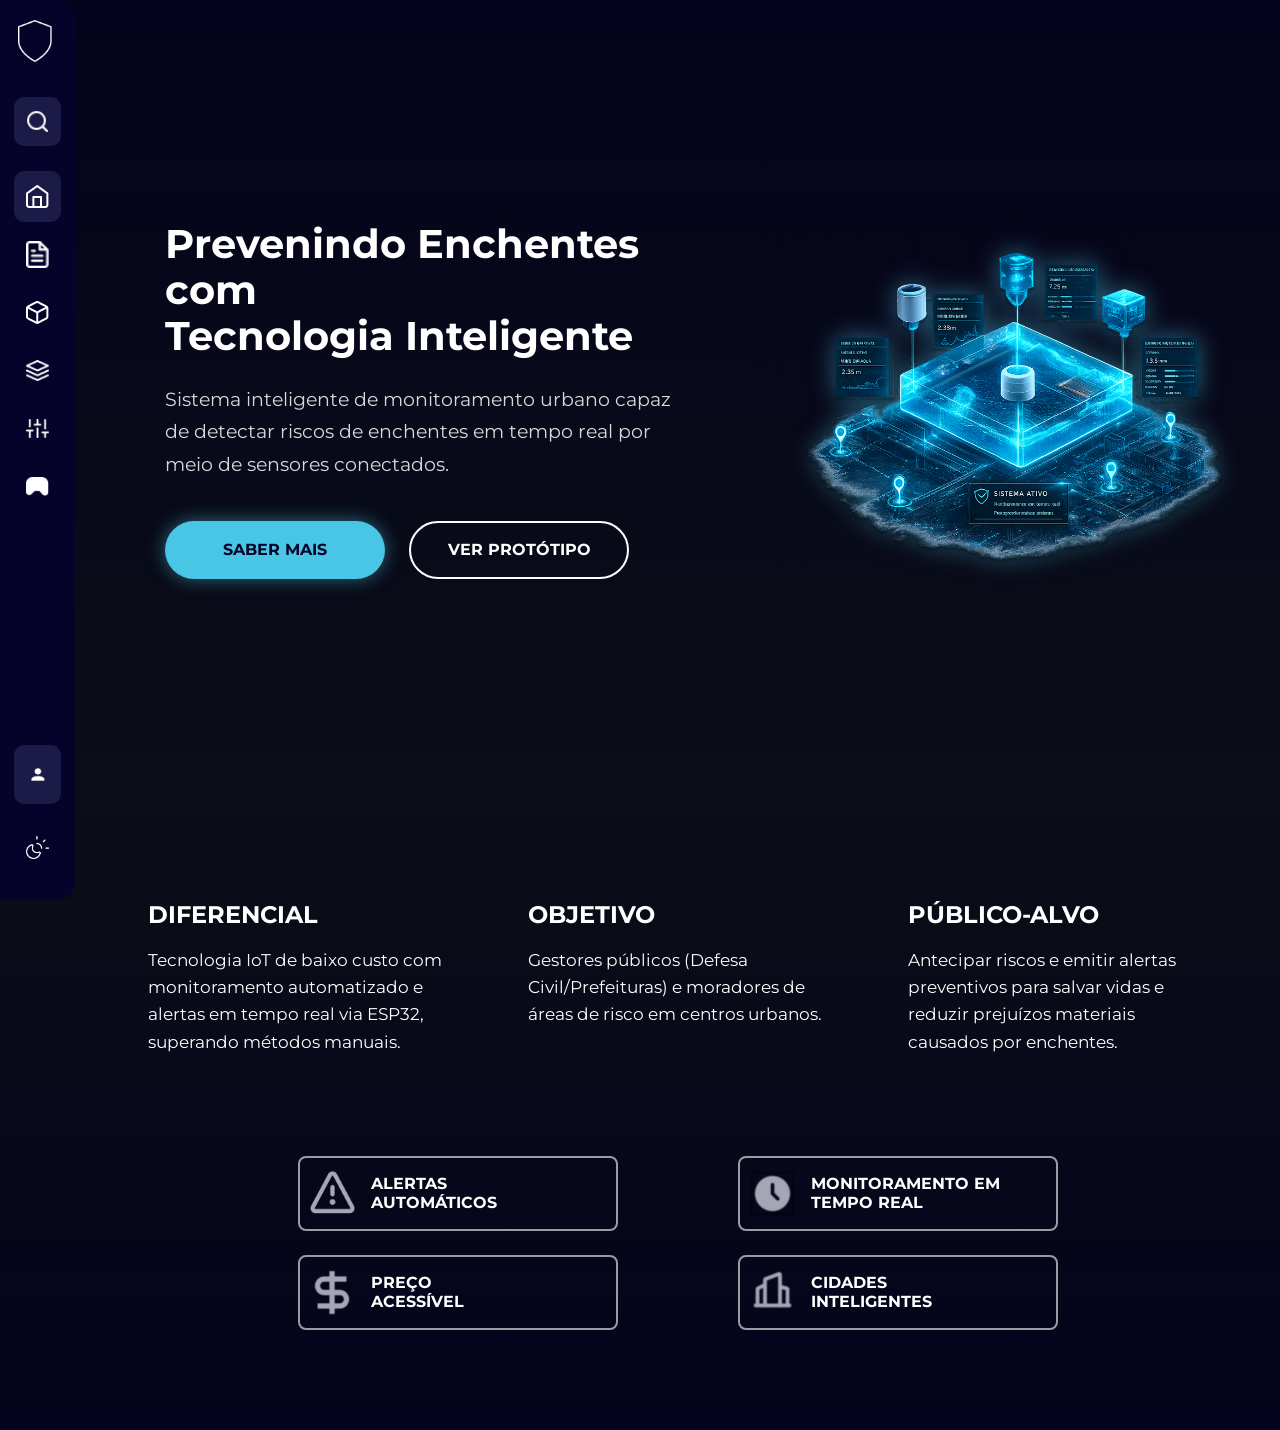
<file: index.html>
<!doctype html>
<html lang="pt-BR">

<head>
    <meta charset="UTF-8">

    <meta
        name="viewport"
        content="width=device-width, initial-scale=1.0"
    >

    <link rel="stylesheet" href="style.css">

    <link rel="preconnect" href="https://fonts.googleapis.com">
    <link
        rel="preconnect"
        href="https://fonts.gstatic.com"
        crossorigin
    >

    <link
        href="https://fonts.googleapis.com/css2?family=Montserrat:wght@400;500;600;700;800&display=swap"
        rel="stylesheet"
    >

    <title>Home - SIMCE</title>
</head>


<body>

    <!-- =====================================================
         MENU DESKTOP
    ====================================================== -->

    <aside class="menu">

        <!-- LOGO -->

        <div class="logo">

            <img
                class="logoIcon"
                src="images/LOGO (1).png"
                alt="Logo Invicta"
            >

            <span>INVICTA</span>

        </div>


        <!-- PESQUISA -->

        <div class="pesquisa">

            <img
                class="serchIcon"
                src="images/SERCH.png"
                alt="Pesquisar"
            >

            <span>Pesquisar</span>

        </div>


        <!-- HOME -->

        <a
            href="index.html"
            class="item-menu ativo"
        >

            <img
                src="images/HOME.png"
                alt="Home"
            >

            <span>Home</span>

        </a>


        <!-- MANUAL -->

        <a
            href="./pages/manual.html"
            class="item-menu"
        >

            <img
                src="images/LISTA.png"
                alt="Manual"
            >

            <span>Manual</span>

        </a>


        <!-- PRODUTO -->

        <a
            href="./pages/produto.html"
            class="item-menu"
        >

            <img
                src="images/MANUAL.png"
                alt="Produto"
            >

            <span>Produto</span>

        </a>


        <!-- EQUIPE -->

        <a
            href="./pages/equipe.html"
            class="item-menu"
        >

            <img
                src="images/EQUIPE.png"
                alt="Equipe"
            >

            <span>Equipe</span>

        </a>


        <!-- REFERÊNCIAS -->

        <a
            href="./pages/referencias.html"
            class="item-menu"
        >

            <img
                src="images/REFERENCIAS.png"
                alt="Referências"
            >

            <span>Referências</span>

        </a>


        <!-- GAME -->

        <a
            href="./pages/game.html"
            class="item-menu"
        >

            <img
                src="images/GAME.png"
                alt="Game"
            >

            <span>Game</span>

        </a>


        <!-- USUÁRIO -->

        <div class="usuario">

            <img
                class="userIcon"
                src="images/USUÁRIO.png"
                alt="Usuário"
            >

            <div class="dados-usuario">

                <h4>Geovanna Oliveira</h4>

                <p>geovanna@email.com</p>

            </div>

        </div>


        <!-- MODO CLARO -->

        <a
            href="pages-clara/indexClaro.html"
            class="item-menu modo-claro"
        >

            <img
                class="tema-iconify"
                src="images/Tema.png"
                alt="Modo Claro"
            >

            <span>Modo Claro</span>

        </a>

    </aside>



    <!-- =====================================================
         CABEÇALHO MOBILE
    ====================================================== -->

    <header class="mobile-header">

        <div class="mobile-logo">

            <img
                src="images/LOGO (1).png"
                alt="Logo Invicta"
            >

            <span>INVICTA</span>

        </div>


        <button
            class="mobile-menu-button"
            id="mobileMenuButton"
            type="button"
            aria-label="Abrir menu"
            aria-expanded="false"
        >

            <span></span>
            <span></span>
            <span></span>

        </button>

    </header>



    <!-- =====================================================
         OVERLAY
    ====================================================== -->

    <div
        class="mobile-overlay"
        id="mobileOverlay"
    ></div>



    <!-- =====================================================
         MENU MOBILE
    ====================================================== -->

    <aside
        class="mobile-menu"
        id="mobileMenu"
    >

        <!-- TOPO -->

        <div class="mobile-menu-top">

            <div class="mobile-menu-logo">

                <img
                    src="images/LOGO (1).png"
                    alt="Logo Invicta"
                >

                <span>INVICTA</span>

            </div>


            <button
                class="mobile-close"
                id="mobileClose"
                type="button"
                aria-label="Fechar menu"
            >
                ×
            </button>

        </div>


        <!-- PESQUISA -->

        <div class="mobile-search">

            <img
                src="images/SERCH.png"
                alt="Pesquisar"
            >

            <span>Pesquisar</span>

        </div>


        <!-- LINKS -->

        <nav class="mobile-nav">

            <a
                href="index.html"
                class="mobile-nav-item ativo"
            >

                <img
                    src="images/HOME.png"
                    alt="Home"
                >

                <span>Home</span>

            </a>


            <a
                href="./pages/manual.html"
                class="mobile-nav-item"
            >

                <img
                    src="images/LISTA.png"
                    alt="Manual"
                >

                <span>Manual</span>

            </a>


            <a
                href="./pages/produto.html"
                class="mobile-nav-item"
            >

                <img
                    src="images/MANUAL.png"
                    alt="Produto"
                >

                <span>Produto</span>

            </a>


            <a
                href="./pages/equipe.html"
                class="mobile-nav-item"
            >

                <img
                    src="images/EQUIPE.png"
                    alt="Equipe"
                >

                <span>Equipe</span>

            </a>


            <a
                href="./pages/referencias.html"
                class="mobile-nav-item"
            >

                <img
                    src="images/REFERENCIAS.png"
                    alt="Referências"
                >

                <span>Referências</span>

            </a>


            <a
                href="./pages/game.html"
                class="mobile-nav-item"
            >

                <img
                    src="images/GAME.png"
                    alt="Game"
                >

                <span>Game</span>

            </a>

        </nav>


        <!-- USUÁRIO -->

        <div class="mobile-user">

            <img
                src="images/USUÁRIO.png"
                alt="Usuário"
            >

            <div>

                <h4>Geovanna Oliveira</h4>

                <p>geovanna@email.com</p>

            </div>

        </div>


        <!-- MODO CLARO -->

        <a
            href="pages-clara/indexClaro.html"
            class="mobile-theme"
        >

            <img
                src="images/Tema.png"
                alt="Modo Claro"
            >

            <span>Modo Claro</span>

        </a>

    </aside>



    <!-- =====================================================
         CONTEÚDO
    ====================================================== -->

    <main id="page">


        <!-- =================================================
             HERO
        ================================================== -->

        <section class="hero">

            <div class="hero-conteudo">

                <div class="conteudoInicial">

                    <h1>
                        Prevenindo Enchentes com
                        <br>
                        Tecnologia Inteligente
                    </h1>


                    <p>
                        Sistema inteligente de monitoramento urbano
                        capaz de detectar riscos de enchentes em tempo
                        real por meio de sensores conectados.
                    </p>

                </div>


                <div class="botoes">

                    <button
                        class="btn-primary"
                        type="button"
                    >
                        SABER MAIS
                    </button>


                    <button
                        class="btn-secondary"
                        type="button"
                    >
                        VER PROTÓTIPO
                    </button>

                </div>

            </div>


            <!-- PROTÓTIPO -->

            <div class="prototipo">

                <img
                    src="images/prototipo.png"
                    alt="Protótipo do sistema SIMCE"
                >

            </div>

        </section>



        <!-- =================================================
             DIFERENCIAIS
        ================================================== -->

        <section class="politicas">

            <div class="diferencial">

                <h2>DIFERENCIAL</h2>

                <p>
                    Tecnologia IoT de baixo custo com monitoramento
                    automatizado e alertas em tempo real via ESP32,
                    superando métodos manuais.
                </p>

            </div>


            <div class="objetivo">

                <h2>OBJETIVO</h2>

                <p>
                    Gestores públicos (Defesa Civil/Prefeituras)
                    e moradores de áreas de risco em centros urbanos.
                </p>

            </div>


            <div class="publico">

                <h2>PÚBLICO-ALVO</h2>

                <p>
                    Antecipar riscos e emitir alertas preventivos
                    para salvar vidas e reduzir prejuízos materiais
                    causados por enchentes.
                </p>

            </div>

        </section>



        <!-- =================================================
             CARDS
        ================================================== -->

        <section class="cards">

            <div class="card">

                <img
                    src="images/ALERTA.png"
                    alt="Alerta automático"
                >

                <h3>
                    ALERTAS
                    <br>
                    AUTOMÁTICOS
                </h3>

            </div>


            <div class="card">

                <img
                    src="images/MON.TEMPO.png"
                    alt="Monitoramento em tempo real"
                >

                <h3>
                    MONITORAMENTO EM
                    <br>
                    TEMPO REAL
                </h3>

            </div>


            <div class="card">

                <img
                    src="images/PRECO.png"
                    alt="Preço acessível"
                >

                <h3>
                    PREÇO
                    <br>
                    ACESSÍVEL
                </h3>

            </div>


            <div class="card">

                <img
                    src="images/CID.INTELIGENTE.png"
                    alt="Cidade inteligente"
                >

                <h3>
                    CIDADES
                    <br>
                    INTELIGENTES
                </h3>

            </div>

        </section>

    </main>


    <script src="script.js"></script>

</body>

</html>
</file>
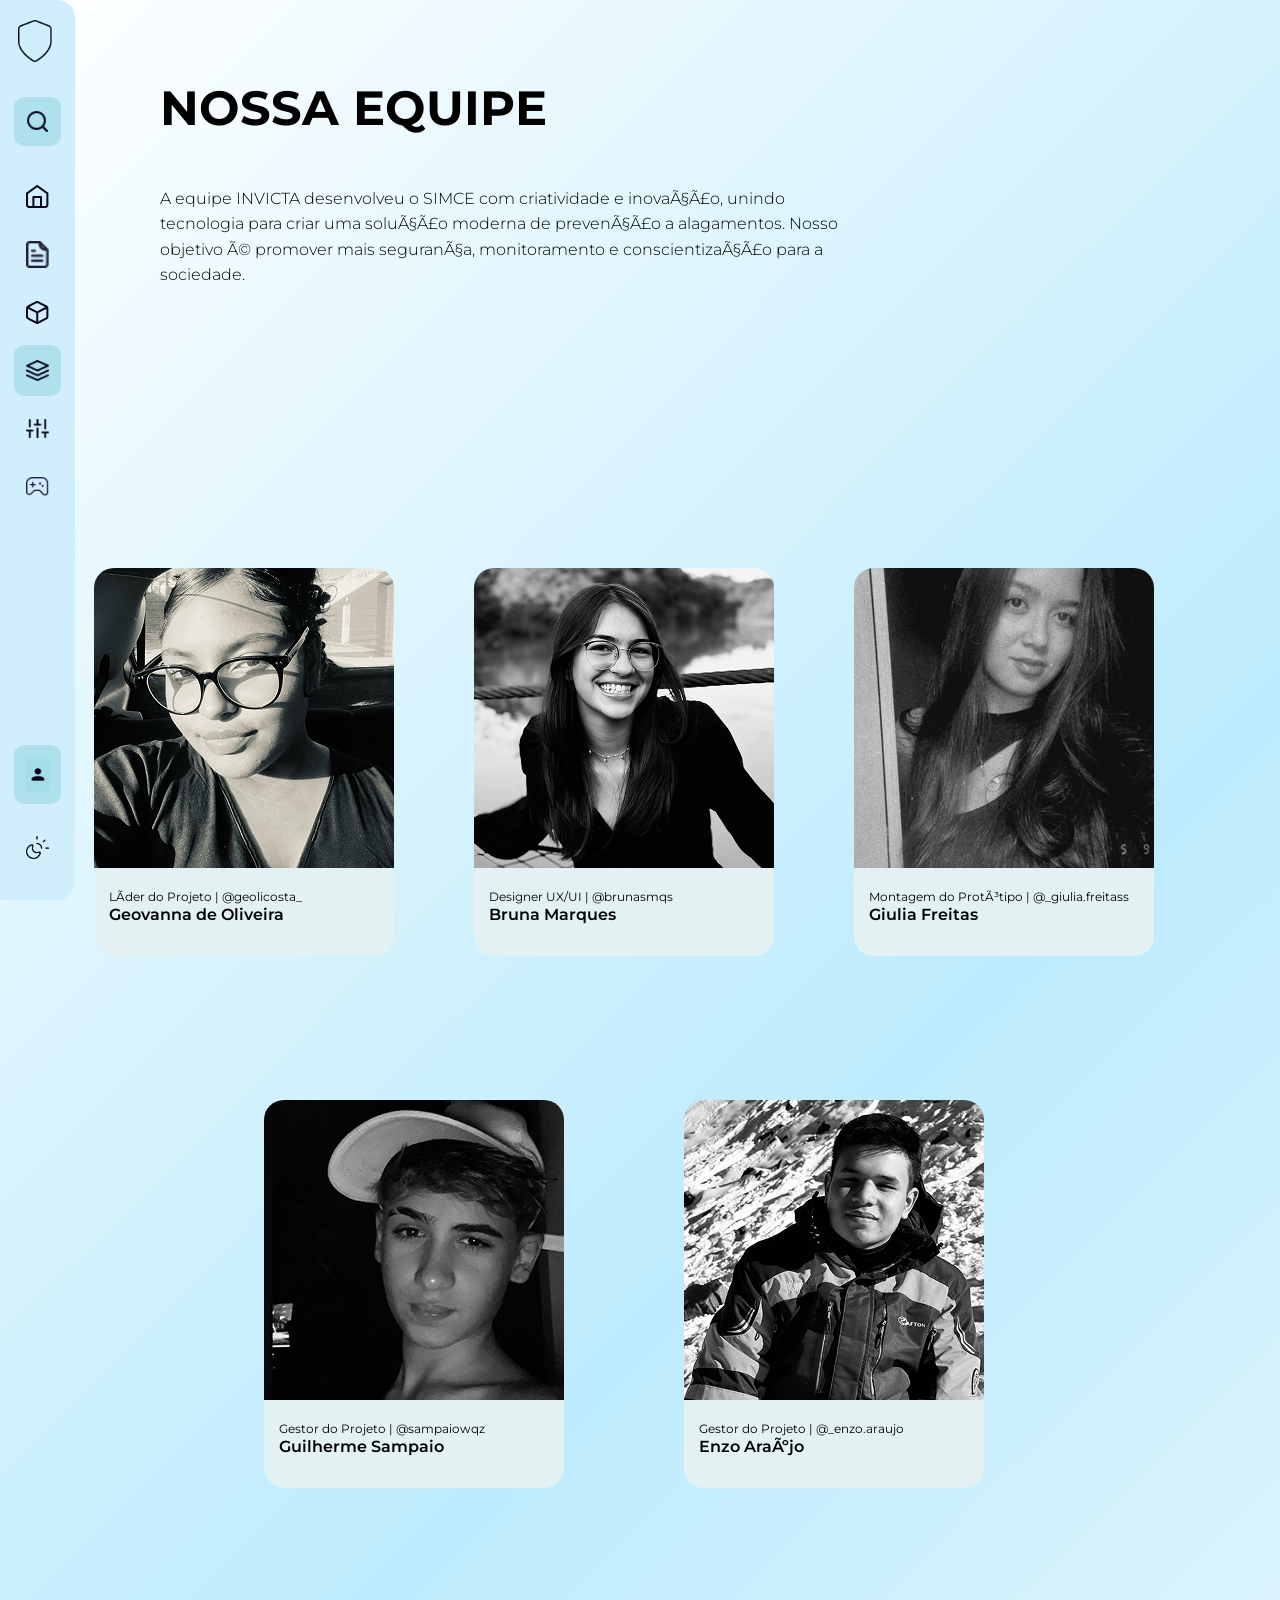
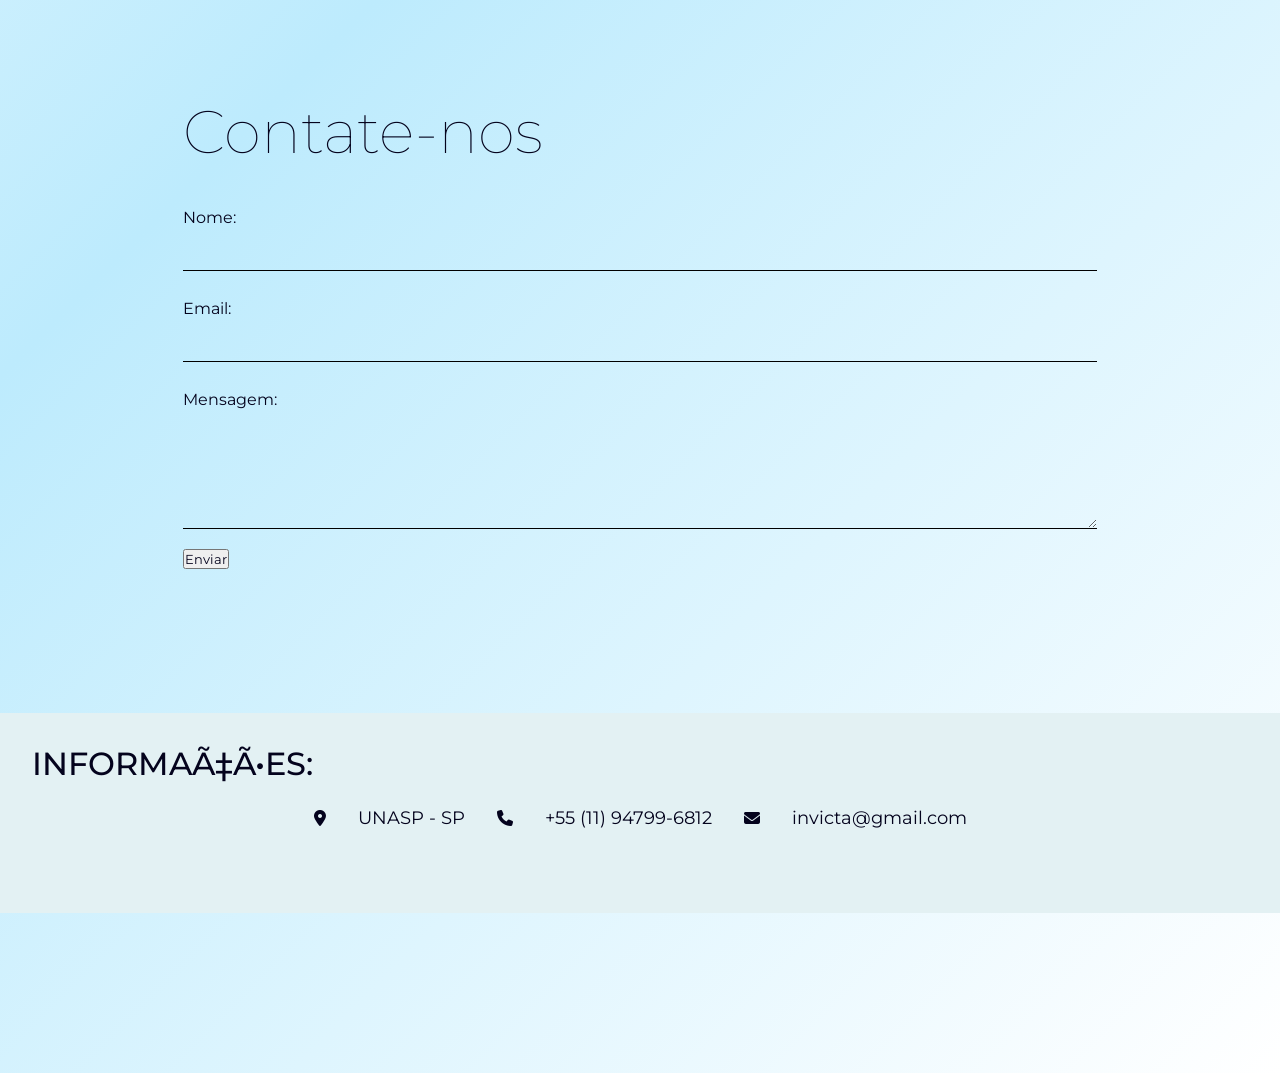
<file: pages-clara/equipeClaro.html>
﻿<!doctype html>
<html lang="pt-BR">
    <head>
        <meta charset="UTF-8" />
        <meta name="viewport" content="width=device-width, initial-scale=1.0" />

        <link rel="stylesheet" href="equipeClaro.css" />

        <link
            rel="stylesheet"
            href="https://cdnjs.cloudflare.com/ajax/libs/font-awesome/6.7.2/css/all.min.css"
        />

        <link rel="preconnect" href="https://fonts.googleapis.com" />
        <link rel="preconnect" href="https://fonts.gstatic.com" crossorigin />

        <link
            href="https://fonts.googleapis.com/css2?family=Montserrat:wght@300;400;500;700&display=swap"
            rel="stylesheet"
        />

        <title>Nossa Equipe</title>
    </head>

    <body>
        <div id="page">
            <!-- MENU -->
            <div class="menu">
                <!-- LOGO -->
                <div class="logo">
                    <img
                        class="logoIcon"
                        src="../imagesClaro/LOGOClaro.png"
                        alt="Logo Invicta"
                    />

                    <span>INVICTA</span>
                </div>

                <!-- PESQUISA -->
                <div class="pesquisa">
                    <img
                        class="serchIcon"
                        src="../imagesClaro/PESQUISAClaro.png"
                        alt="Pesquisar"
                    />

                    <span>Pesquisar</span>
                </div>

                <!-- LINKS DO MENU -->

                <a href="indexClaro.html" class="item-menu">
                    <img src="../imagesClaro/HOMEClaro.png" alt="Home" />
                    <span>Home</span>
                </a>

                <a href="manualClaro.html" class="item-menu">
                    <img src="../imagesClaro/MANUALClaro.png" alt="Manual" />
                    <span>Manual</span>
                </a>

                <a href="produtoClaro.html" class="item-menu">
                    <img src="../imagesClaro/PRODUTOClaro.png" alt="Produto" />
                    <span>Produto</span>
                </a>

                <a href="equipeClaro.html" class="item-menu ativo">
                    <img src="../imagesClaro/EQUIPEClaro.png" alt="Equipe" />
                    <span>Equipe</span>
                </a>

                <a href="referenciasClaro.html" class="item-menu">
                    <img
                        src="../imagesClaro/REFERENCIASClaro.png"
                        alt="ReferÃªncias"
                    />
                    <span>ReferÃªncias</span>
                </a>

                <a href="gameClaro.html" class="item-menu">
                    <img src="../imagesClaro/GAMEClaro.png" alt="Game" />
                    <span>Game</span>
                </a>

                <!-- USUÃRIO -->
                <div class="usuario">
                    <img
                        class="userIcon"
                        src="../imagesClaro/SECAO-USUARIOClaro.png"
                        alt="UsuÃ¡rio"
                    />

                    <div class="dados-usuario">
                        <h4>Geovanna Oliveira</h4>
                        <p>geovanna@email.com</p>
                    </div>
                </div>

                <!-- BOTÃƒO MODO ESCURO -->
                <a href="../equipe.html" class="item-menu modo-escuro">
                    <img
                        class="tema-iconify"
                        src="../imagesClaro/ModoEscuro.png"
                        alt="Modo Escuro"
                    />

                    <span>Modo Escuro</span>
                </a>
            </div>

            <!-- TÃTULO -->
            <div class="titulo">
                <h1>NOSSA EQUIPE</h1>
            </div>

            <!-- DESCRIÃ‡ÃƒO -->
            <div>
                <p id="descricao">
                    A equipe INVICTA desenvolveu o SIMCE com criatividade e
                    inovaÃ§Ã£o, unindo tecnologia para criar uma soluÃ§Ã£o moderna
                    de prevenÃ§Ã£o a alagamentos. Nosso objetivo Ã© promover mais
                    seguranÃ§a, monitoramento e conscientizaÃ§Ã£o para a sociedade.
                </p>
            </div>

            <!-- EQUIPE -->
            <div class="equipe">
                <!-- LINHA DAS MENINAS -->
                <div class="linha-meninas">
                    <div class="card" id="geo">
                        <img
                            src="../images/Geovanna.png"
                            alt="Imagem Geovanna"
                        />

                        <div class="info-card">
                            <p>LÃ­der do Projeto | @geolicosta_</p>

                            <h4 class="nome">Geovanna de Oliveira</h4>
                        </div>
                    </div>

                    <div class="card">
                        <img src="../images/Bruna.png" alt="Imagem Bruna" />

                        <div class="info-card">
                            <p>Designer UX/UI | @brunasmqs</p>

                            <h4 class="nome">Bruna Marques</h4>
                        </div>
                    </div>

                    <div class="card" id="lia">
                        <img src="../images/Giulia.png" alt="Imagem Giulia" />

                        <div class="info-card">
                            <p>Montagem do ProtÃ³tipo | @_giulia.freitass</p>

                            <h4 class="nome">Giulia Freitas</h4>
                        </div>
                    </div>
                </div>

                <!-- LINHA DOS MENINOS -->
                <div class="linha-meninos">
                    <div class="card" id="guilherme">
                        <img
                            src="../images/Guilherme.png"
                            alt="Imagem Guilherme"
                        />

                        <div class="info-card">
                            <p>Gestor do Projeto | @sampaiowqz</p>

                            <h4 class="nome">Guilherme Sampaio</h4>
                        </div>
                    </div>

                    <div class="card" id="enzo">
                        <img src="../images/Enzo.png" alt="Imagem Enzo" />

                        <div class="info-card">
                            <p>Gestor do Projeto | @_enzo.araujo</p>

                            <h4 class="nome">Enzo AraÃºjo</h4>
                        </div>
                    </div>
                </div>
            </div>

            <!-- CONTATE-NOS -->
            <div class="contate-nos">
                <h2>Contate-nos</h2>

                <div class="informacao">
                    <label for="nome"> Nome: </label>

                    <input type="text" id="nome" name="nome" />

                    <label for="email"> Email: </label>

                    <input type="email" id="email" name="email" />

                    <label for="mensagem"> Mensagem: </label>

                    <textarea id="mensagem" name="mensagem" rows="5"></textarea>
                </div>

                <button type="submit">Enviar</button>
            </div>
        </div>

        <!-- INFORMAÃ‡Ã•ES -->
        <div class="info">
            <h3>INFORMAÃ‡Ã•ES:</h3>

            <div class="item-info">
                <i class="fa-solid fa-location-dot"></i>
                <p>UNASP - SP</p>

                <i class="fa-solid fa-phone"></i>
                <p>+55 (11) 94799-6812</p>

                <i class="fa-solid fa-envelope"></i>
                <p>invicta@gmail.com</p>
            </div>
        </div>

        <!-- JAVASCRIPT -->
        <script src="equipeClaro.js"></script>
    </body>
</html>
</file>
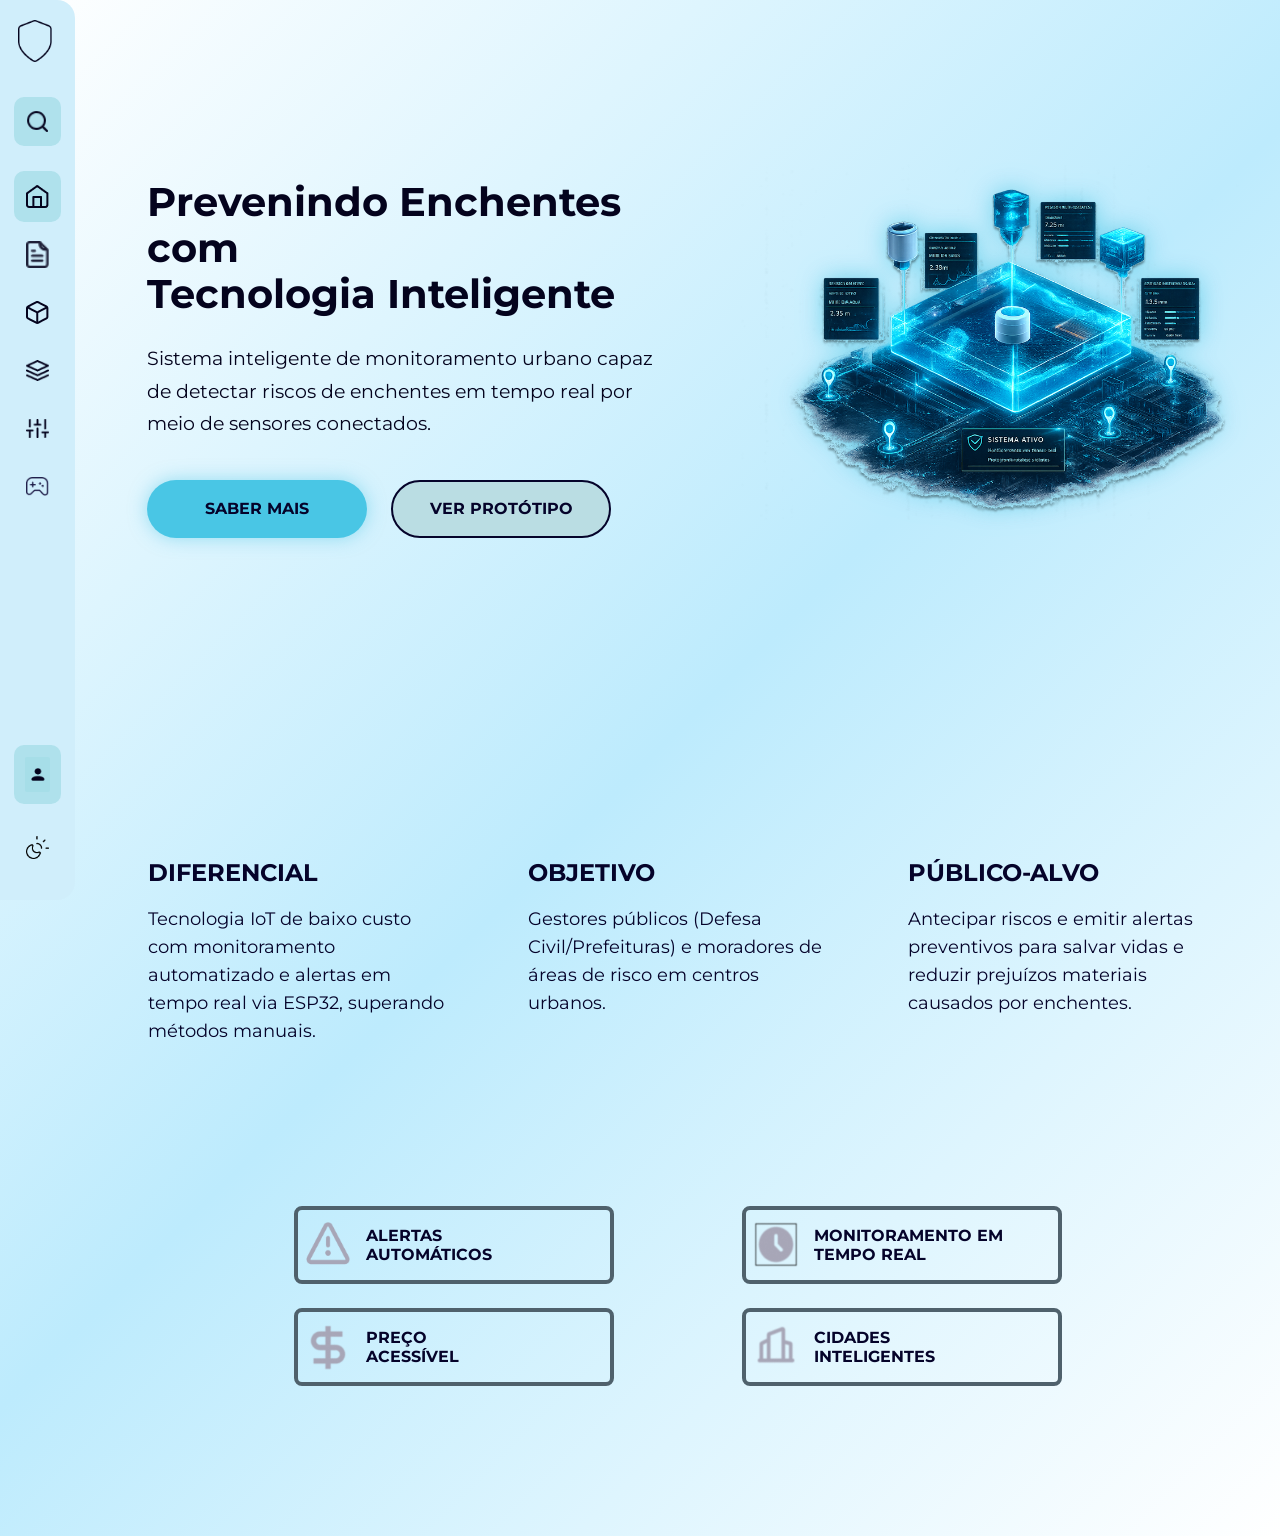
<file: pages-clara/indexClaro.html>
<!DOCTYPE html>

<html lang="pt-BR">

<head>


<meta charset="UTF-8">

<meta
    name="viewport"
    content="width=device-width, initial-scale=1.0"
>

<!-- CSS -->
<link
    rel="stylesheet"
    href="indexClaro.css"
>

<!-- GOOGLE FONTS -->
<link
    rel="preconnect"
    href="https://fonts.googleapis.com"
>

<link
    rel="preconnect"
    href="https://fonts.googleapis.com"
    crossorigin
>

<link
    href="https://fonts.googleapis.com/css2?family=Montserrat:wght@400;500;600;700;800&display=swap"
    rel="stylesheet"
>

<title>Home - SIMCE</title>


</head>

<body>


<!-- =====================================================
     MENU DESKTOP
====================================================== -->

<aside class="menu">


    <!-- LOGO -->

    <div class="logo">

        <img
            class="logoIcon"
            src="../imagesClaro/LOGOClaro.png"
            alt="Logo Invicta"
        >

        <span>INVICTA</span>

    </div>


    <!-- PESQUISA -->

    <div class="pesquisa">

        <img
            class="serchIcon"
            src="../imagesClaro/PESQUISAClaro.png"
            alt="Pesquisar"
        >

        <span>Pesquisar</span>

    </div>


    <!-- HOME -->

    <a
        href="indexClaro.html"
        class="item-menu ativo"
    >

        <img
            src="../imagesClaro/HOMEClaro.png"
            alt="Home"
        >

        <span>Home</span>

    </a>


    <!-- MANUAL -->

    <a
        href="../pages-clara/manualClaro.html"
        class="item-menu"
    >

        <img
            src="../imagesClaro/MANUALClaro.png"
            alt="Manual"
        >

        <span>Manual</span>

    </a>


    <!-- PRODUTO -->

    <a
        href="../pages-clara/produtoClaro.html"
        class="item-menu"
    >

        <img
            src="../imagesClaro/PRODUTOClaro.png"
            alt="Produto"
        >

        <span>Produto</span>

    </a>


    <!-- EQUIPE -->

    <a
        href="../pages-clara/equipeClaro.html"
        class="item-menu"
    >

        <img
            src="../imagesClaro/EQUIPEClaro.png"
            alt="Equipe"
        >

        <span>Equipe</span>

    </a>


    <!-- REFERÊNCIAS -->

    <a
        href="../pages-clara/referenciasClaro.html"
        class="item-menu"
    >

        <img
            src="../imagesClaro/REFERENCIASClaro.png"
            alt="Referências"
        >

        <span>Referências</span>

    </a>


    <!-- GAME -->

    <a
        href="../pages-clara/gameClaro.html"
        class="item-menu"
    >

        <img
            src="../imagesClaro/GAMEClaro.png"
            alt="Game"
        >

        <span>Game</span>

    </a>


    <!-- =================================================
         USUÁRIO
    ================================================== -->

    <div class="usuario">

        <img
            class="userIcon"
            src="../imagesClaro/SECAO-USUARIOClaro.png"
            alt="Usuário"
        >

        <div class="dados-usuario">

            <h4>Geovanna Oliveira</h4>

            <p>geovanna@email.com</p>

        </div>

    </div>


    <!-- =================================================
         MODO ESCURO
    ================================================== -->

    <a
        href="../index.html"
        class="item-menu modo-escuro"
    >

        <img
            class="tema-iconify"
            src="../imagesClaro/ModoEscuro.png"
            alt="Modo Escuro"
        >

        <span>Modo Escuro</span>

    </a>


</aside>



<!-- =====================================================
     CABEÇALHO MOBILE
====================================================== -->

<header class="mobile-header">


    <div class="mobile-logo">

        <img
            src="../imagesClaro/LOGOClaro.png"
            alt="Logo Invicta"
        >

        <span>INVICTA</span>

    </div>


    <button
        class="mobile-menu-button"
        id="mobileMenuButton"
        type="button"
        aria-label="Abrir menu"
        aria-expanded="false"
    >

        <span></span>
        <span></span>
        <span></span>

    </button>


</header>



<!-- =====================================================
     FUNDO ESCURO
====================================================== -->

<div
    class="mobile-overlay"
    id="mobileOverlay"
></div>



<!-- =====================================================
     MENU MOBILE
====================================================== -->

<aside
    class="mobile-menu"
    id="mobileMenu"
>


    <!-- TOPO -->

    <div class="mobile-menu-top">

        <div class="mobile-menu-logo">

            <img
                src="../imagesClaro/LOGOClaro.png"
                alt="Logo Invicta"
            >

            <span>INVICTA</span>

        </div>


        <button
            class="mobile-close"
            id="mobileClose"
            type="button"
            aria-label="Fechar menu"
        >

            ×

        </button>

    </div>


    <!-- PESQUISA -->

    <div class="mobile-search">

        <img
            src="../imagesClaro/PESQUISAClaro.png"
            alt="Pesquisar"
        >

        <span>Pesquisar</span>

    </div>


    <!-- LINKS -->

    <nav class="mobile-nav">


        <a
            href="indexClaro.html"
            class="mobile-nav-item ativo"
        >

            <img
                src="../imagesClaro/HOMEClaro.png"
                alt="Home"
            >

            <span>Home</span>

        </a>


        <a
            href="../pages-clara/manualClaro.html"
            class="mobile-nav-item"
        >

            <img
                src="../imagesClaro/MANUALClaro.png"
                alt="Manual"
            >

            <span>Manual</span>

        </a>


        <a
            href="../pages-clara/produtoClaro.html"
            class="mobile-nav-item"
        >

            <img
                src="../imagesClaro/PRODUTOClaro.png"
                alt="Produto"
            >

            <span>Produto</span>

        </a>


        <a
            href="../pages-clara/equipeClaro.html"
            class="mobile-nav-item"
        >

            <img
                src="../imagesClaro/EQUIPEClaro.png"
                alt="Equipe"
            >

            <span>Equipe</span>

        </a>


        <a
            href="../pages-clara/referenciasClaro.html"
            class="mobile-nav-item"
        >

            <img
                src="../imagesClaro/REFERENCIASClaro.png"
                alt="Referências"
            >

            <span>Referências</span>

        </a>


        <a
            href="../pages-clara/gameClaro.html"
            class="mobile-nav-item"
        >

            <img
                src="../imagesClaro/GAMEClaro.png"
                alt="Game"
            >

            <span>Game</span>

        </a>


    </nav>


    <!-- USUÁRIO -->

    <div class="mobile-user">

        <img
            src="../imagesClaro/SECAO-USUARIOClaro.png"
            alt="Usuário"
        >

        <div>

            <h4>Geovanna Oliveira</h4>

            <p>geovanna@email.com</p>

        </div>

    </div>


    <!-- MODO ESCURO -->

    <a
        href="../index.html"
        class="mobile-theme"
    >

        <img
            src="../imagesClaro/ModoEscuro.png"
            alt="Modo Escuro"
        >

        <span>Modo Escuro</span>

    </a>


</aside>



<!-- =====================================================
     CONTEÚDO
====================================================== -->

<main id="page">


    <!-- =================================================
         HERO
    ================================================== -->

    <section class="hero">


        <div class="hero-conteudo">


            <div class="conteudoInicial">

                <h1>
                    Prevenindo Enchentes com
                    <br>
                    Tecnologia Inteligente
                </h1>


                <p>
                    Sistema inteligente de monitoramento urbano capaz de
                    detectar riscos de enchentes em tempo real por meio
                    de sensores conectados.
                </p>

            </div>


            <div class="botoes">

                <button
                    class="btn-primary"
                    type="button"
                >
                    SABER MAIS
                </button>


                <button
                    class="btn-secondary"
                    type="button"
                >
                    VER PROTÓTIPO
                </button>

            </div>


        </div>


        <div class="prototipo">

            <img
                src="../images/prototipo.png"
                alt="Protótipo do sistema SIMCE"
            >

        </div>


    </section>



    <!-- =================================================
         POLÍTICAS
    ================================================== -->

    <section class="politicas">


        <div class="diferencial">

            <h2>DIFERENCIAL</h2>

            <p>
                Tecnologia IoT de baixo custo com monitoramento
                automatizado e alertas em tempo real via ESP32,
                superando métodos manuais.
            </p>

        </div>


        <div class="objetivo">

            <h2>OBJETIVO</h2>

            <p>
                Gestores públicos (Defesa Civil/Prefeituras) e moradores
                de áreas de risco em centros urbanos.
            </p>

        </div>


        <div class="publico">

            <h2>PÚBLICO-ALVO</h2>

            <p>
                Antecipar riscos e emitir alertas preventivos para
                salvar vidas e reduzir prejuízos materiais causados por
                enchentes.
            </p>

        </div>


    </section>



    <!-- =================================================
         CARDS
    ================================================== -->

    <section class="cards">


        <div class="card">

            <img
                src="../images/ALERTA.png"
                alt="Alerta automático"
            >

            <h3>
                ALERTAS
                <br>
                AUTOMÁTICOS
            </h3>

        </div>


        <div class="card">

            <img
                src="../images/MON.TEMPO.png"
                alt="Monitoramento em tempo real"
            >

            <h3>
                MONITORAMENTO EM
                <br>
                TEMPO REAL
            </h3>

        </div>


        <div class="card">

            <img
                src="../images/PRECO.png"
                alt="Preço acessível"
            >

            <h3>
                PREÇO
                <br>
                ACESSÍVEL
            </h3>

        </div>


        <div class="card">

            <img
                src="../images/CID.INTELIGENTE.png"
                alt="Cidade inteligente"
            >

            <h3>
                CIDADES
                <br>
                INTELIGENTES
            </h3>

        </div>


    </section>


</main>



<!-- JAVASCRIPT -->

<script src="home.js"></script>


</body>

</html>
</file>
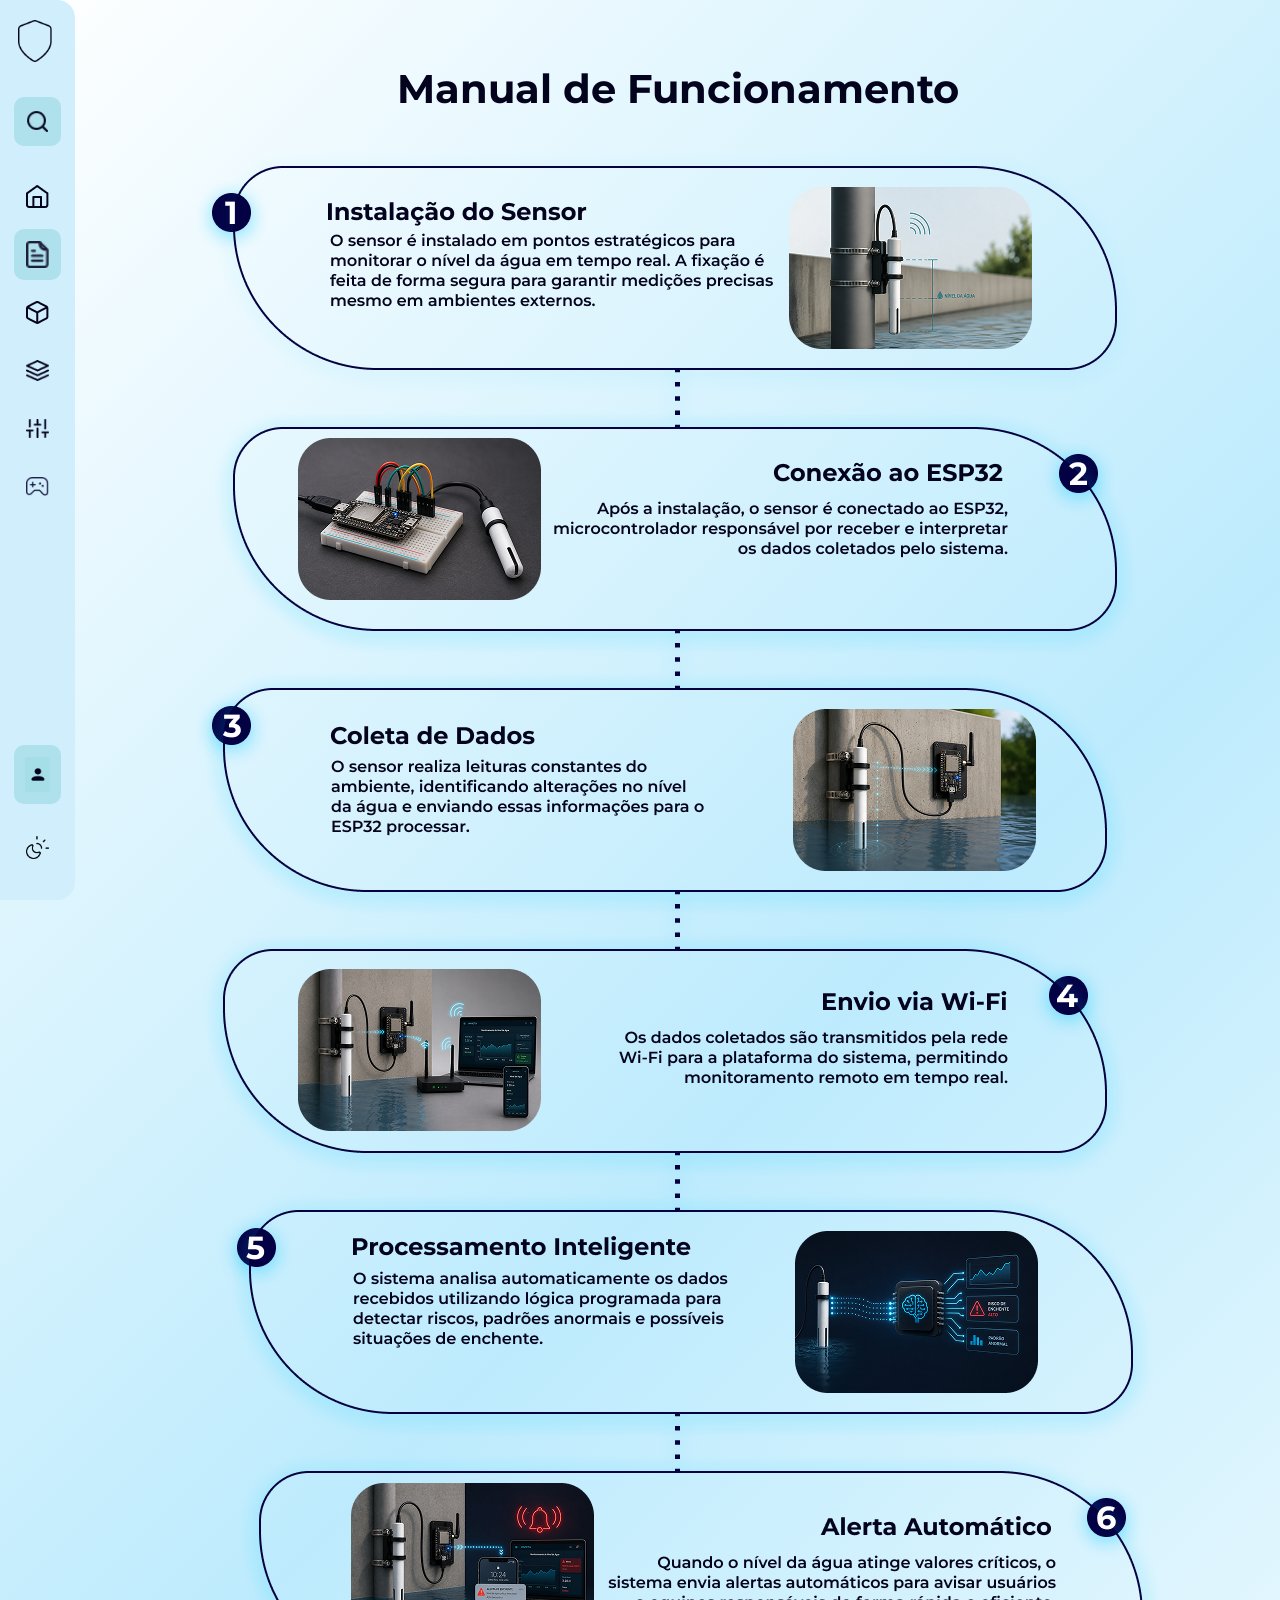
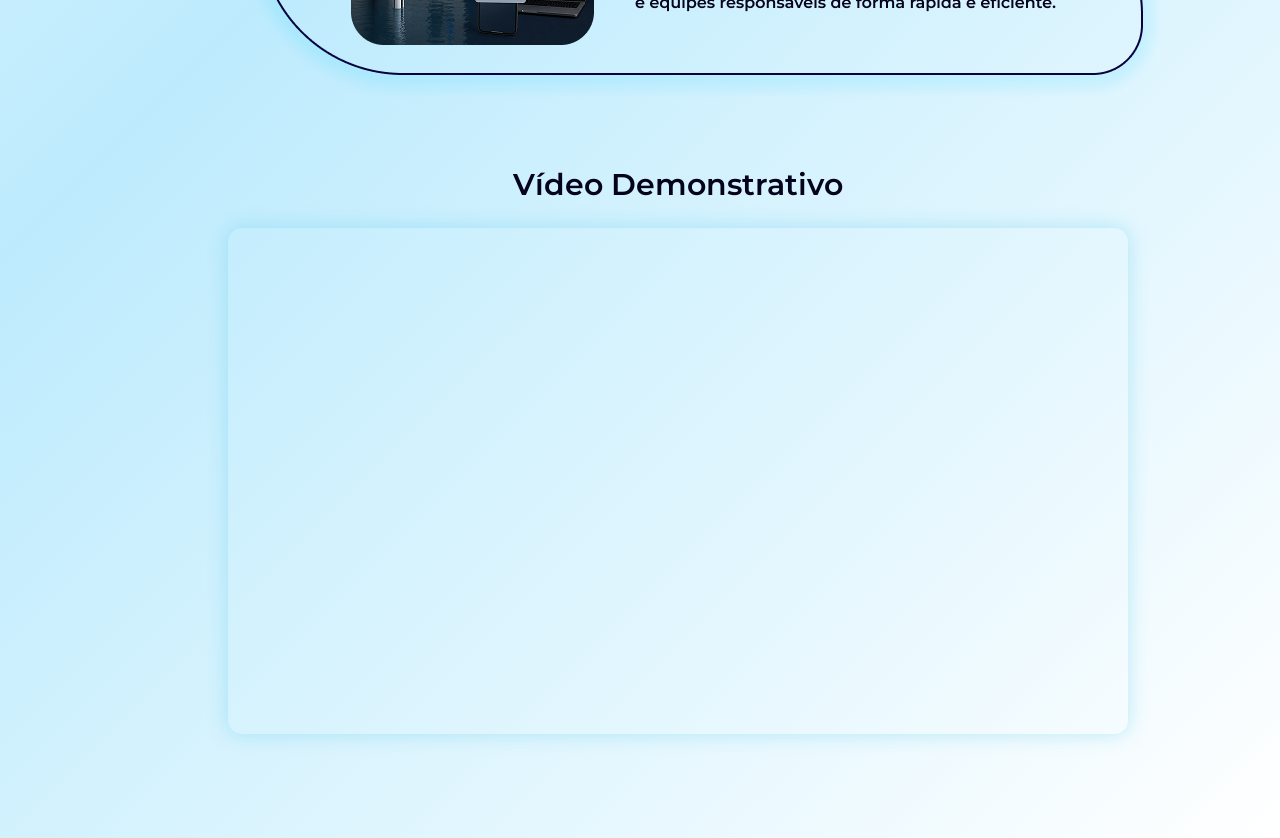
<file: pages-clara/manualClaro.html>
<!DOCTYPE html>
<html lang="pt-BR">

<head>

    <meta charset="UTF-8">

    <meta
        name="viewport"
        content="width=device-width, initial-scale=1.0"
    >

    <!-- CSS -->
    <link
        rel="stylesheet"
        href="./manualClaro.css"
    >

    <!-- GOOGLE FONTS -->
    <link
        rel="preconnect"
        href="https://fonts.googleapis.com"
    >

    <link
        rel="preconnect"
        href="https://fonts.gstatic.com"
        crossorigin
    >

    <link
        href="https://fonts.googleapis.com/css2?family=Montserrat:wght@400;500;600;700;800&display=swap"
        rel="stylesheet"
    >

    <title>Manual de Funcionamento</title>

</head>


<body>


    <!-- =====================================================
         MENU DESKTOP
    ====================================================== -->

    <aside class="menu">


        <!-- LOGO -->

        <div class="logo">

            <img
                class="logoIcon"
                src="/imagesClaro/LOGOClaro.png"
                alt="Logo Invicta"
            >

            <span>INVICTA</span>

        </div>


        <!-- PESQUISA -->

        <div class="pesquisa">

            <img
                class="serchIcon"
                src="/imagesClaro/PESQUISAClaro.png"
                alt="Pesquisar"
            >

            <span>Pesquisar</span>

        </div>


        <!-- HOME -->

        <a
            href="/pages-clara/indexClaro.html"
            class="item-menu"
        >

            <img
                src="/imagesClaro/HOMEClaro.png"
                alt="Home"
            >

            <span>Home</span>

        </a>


        <!-- MANUAL -->

        <a
            href="/pages-clara/manualClaro.html"
            class="item-menu ativo"
        >

            <img
                src="/imagesClaro/MANUALClaro.png"
                alt="Manual"
            >

            <span>Manual</span>

        </a>


        <!-- PRODUTO -->

        <a
            href="/pages-clara/produtoClaro.html"
            class="item-menu"
        >

            <img
                src="/imagesClaro/PRODUTOClaro.png"
                alt="Produto"
            >

            <span>Produto</span>

        </a>


        <!-- EQUIPE -->

        <a
            href="/pages-clara/equipeClaro.html"
            class="item-menu"
        >

            <img
                src="/imagesClaro/EQUIPEClaro.png"
                alt="Equipe"
            >

            <span>Equipe</span>

        </a>


        <!-- REFERÊNCIAS -->

        <a
            href="/pages-clara/referenciasClaro.html"
            class="item-menu"
        >

            <img
                src="/imagesClaro/REFERENCIASClaro.png"
                alt="Referências"
            >

            <span>Referências</span>

        </a>


        <!-- GAME -->

        <a
            href="/pages-clara/gameClaro.html"
            class="item-menu"
        >

            <img
                src="/imagesClaro/GAMEClaro.png"
                alt="Game"
            >

            <span>Game</span>

        </a>


        <!-- =================================================
             USUÁRIO
        ================================================== -->

        <div class="usuario">

            <img
                class="userIcon"
                src="/imagesClaro/SECAO-USUARIOClaro.png"
                alt="Usuário"
            >

            <div class="dados-usuario">

                <h4>Geovanna Oliveira</h4>

                <p>geovanna@email.com</p>

            </div>

        </div>


        <!-- =================================================
             MODO ESCURO
        ================================================== -->

        <a
            href="/pages/manual.html"
            class="item-menu modo-escuro"
        >

            <img
                class="tema-iconify"
                src="/imagesClaro/ModoEscuro.png"
                alt="Modo Escuro"
            >

            <span>Modo Escuro</span>

        </a>


    </aside>



    <!-- =====================================================
         CABEÇALHO MOBILE
    ====================================================== -->

    <header class="mobile-header">


        <div class="mobile-logo">

            <img
                src="/imagesClaro/LOGOClaro.png"
                alt="Logo Invicta"
            >

            <span>INVICTA</span>

        </div>


        <button
            class="mobile-menu-button"
            id="mobileMenuButton"
            type="button"
            aria-label="Abrir menu"
        >

            <span></span>
            <span></span>
            <span></span>

        </button>


    </header>



    <!-- =====================================================
         FUNDO DO MENU MOBILE
    ====================================================== -->

    <div
        class="mobile-overlay"
        id="mobileOverlay"
    ></div>



    <!-- =====================================================
         MENU MOBILE
    ====================================================== -->

    <aside
        class="mobile-menu"
        id="mobileMenu"
    >


        <!-- TOPO -->

        <div class="mobile-menu-top">

            <div class="mobile-menu-logo">

                <img
                    src="/imagesClaro/LOGOClaro.png"
                    alt="Logo Invicta"
                >

                <span>INVICTA</span>

            </div>


            <button
                class="mobile-close"
                id="mobileClose"
                type="button"
                aria-label="Fechar menu"
            >

                ×

            </button>

        </div>


        <!-- PESQUISA -->

        <div class="mobile-search">

            <img
                src="/imagesClaro/PESQUISAClaro.png"
                alt="Pesquisar"
            >

            <span>Pesquisar</span>

        </div>


        <!-- LINKS -->

        <nav class="mobile-nav">


            <a
                href="/pages-clara/indexClaro.html"
                class="mobile-nav-item"
            >

                <img
                    src="/imagesClaro/HOMEClaro.png"
                    alt="Home"
                >

                <span>Home</span>

            </a>


            <a
                href="/pages-clara/manualClaro.html"
                class="mobile-nav-item ativo"
            >

                <img
                    src="/imagesClaro/MANUALClaro.png"
                    alt="Manual"
                >

                <span>Manual</span>

            </a>


            <a
                href="/pages-clara/produtoClaro.html"
                class="mobile-nav-item"
            >

                <img
                    src="/imagesClaro/PRODUTOClaro.png"
                    alt="Produto"
                >

                <span>Produto</span>

            </a>


            <a
                href="/pages-clara/equipeClaro.html"
                class="mobile-nav-item"
            >

                <img
                    src="/imagesClaro/EQUIPEClaro.png"
                    alt="Equipe"
                >

                <span>Equipe</span>

            </a>


            <a
                href="/pages-clara/referenciasClaro.html"
                class="mobile-nav-item"
            >

                <img
                    src="/imagesClaro/REFERENCIASClaro.png"
                    alt="Referências"
                >

                <span>Referências</span>

            </a>


            <a
                href="/pages-clara/gameClaro.html"
                class="mobile-nav-item"
            >

                <img
                    src="/imagesClaro/GAMEClaro.png"
                    alt="Game"
                >

                <span>Game</span>

            </a>


        </nav>


        <!-- USUÁRIO -->

        <div class="mobile-user">

            <img
                src="/imagesClaro/SECAO-USUARIOClaro.png"
                alt="Usuário"
            >

            <div>

                <h4>Geovanna Oliveira</h4>

                <p>geovanna@email.com</p>

            </div>

        </div>


        <!-- MODO ESCURO -->

        <a
            href="/pages/manual.html"
            class="mobile-theme"
        >

            <img
                src="/imagesClaro/ModoEscuro.png"
                alt="Modo Escuro"
            >

            <span>Modo Escuro</span>

        </a>


    </aside>



    <!-- =====================================================
         CONTEÚDO PRINCIPAL
    ====================================================== -->

    <main id="page">


        <!-- TÍTULO -->

        <section class="h1">

            <h1>
                Manual de Funcionamento
            </h1>

        </section>


        <!-- MANUAL -->

        <section class="manual">

            <img
                src="/imagesClaro/MANUALref.png"
                alt="Manual de funcionamento do projeto"
            >

        </section>


        <!-- VÍDEO -->

        <section class="video">

            <h2>
                Vídeo Demonstrativo
            </h2>


            <div class="video-container">

                <iframe
                    src="https://www.youtube.com/embed/OODsdBu-YHQ?si=AuJnR03rpGpwlJAh"
                    title="Vídeo Demonstrativo do Projeto"
                    allow="accelerometer; autoplay; clipboard-write; encrypted-media; gyroscope; picture-in-picture; web-share"
                    referrerpolicy="strict-origin-when-cross-origin"
                    allowfullscreen
                ></iframe>

            </div>

        </section>


    </main>



    <!-- JAVASCRIPT -->

    <script src="./manualClaro.js"></script>


</body>

</html>
</file>
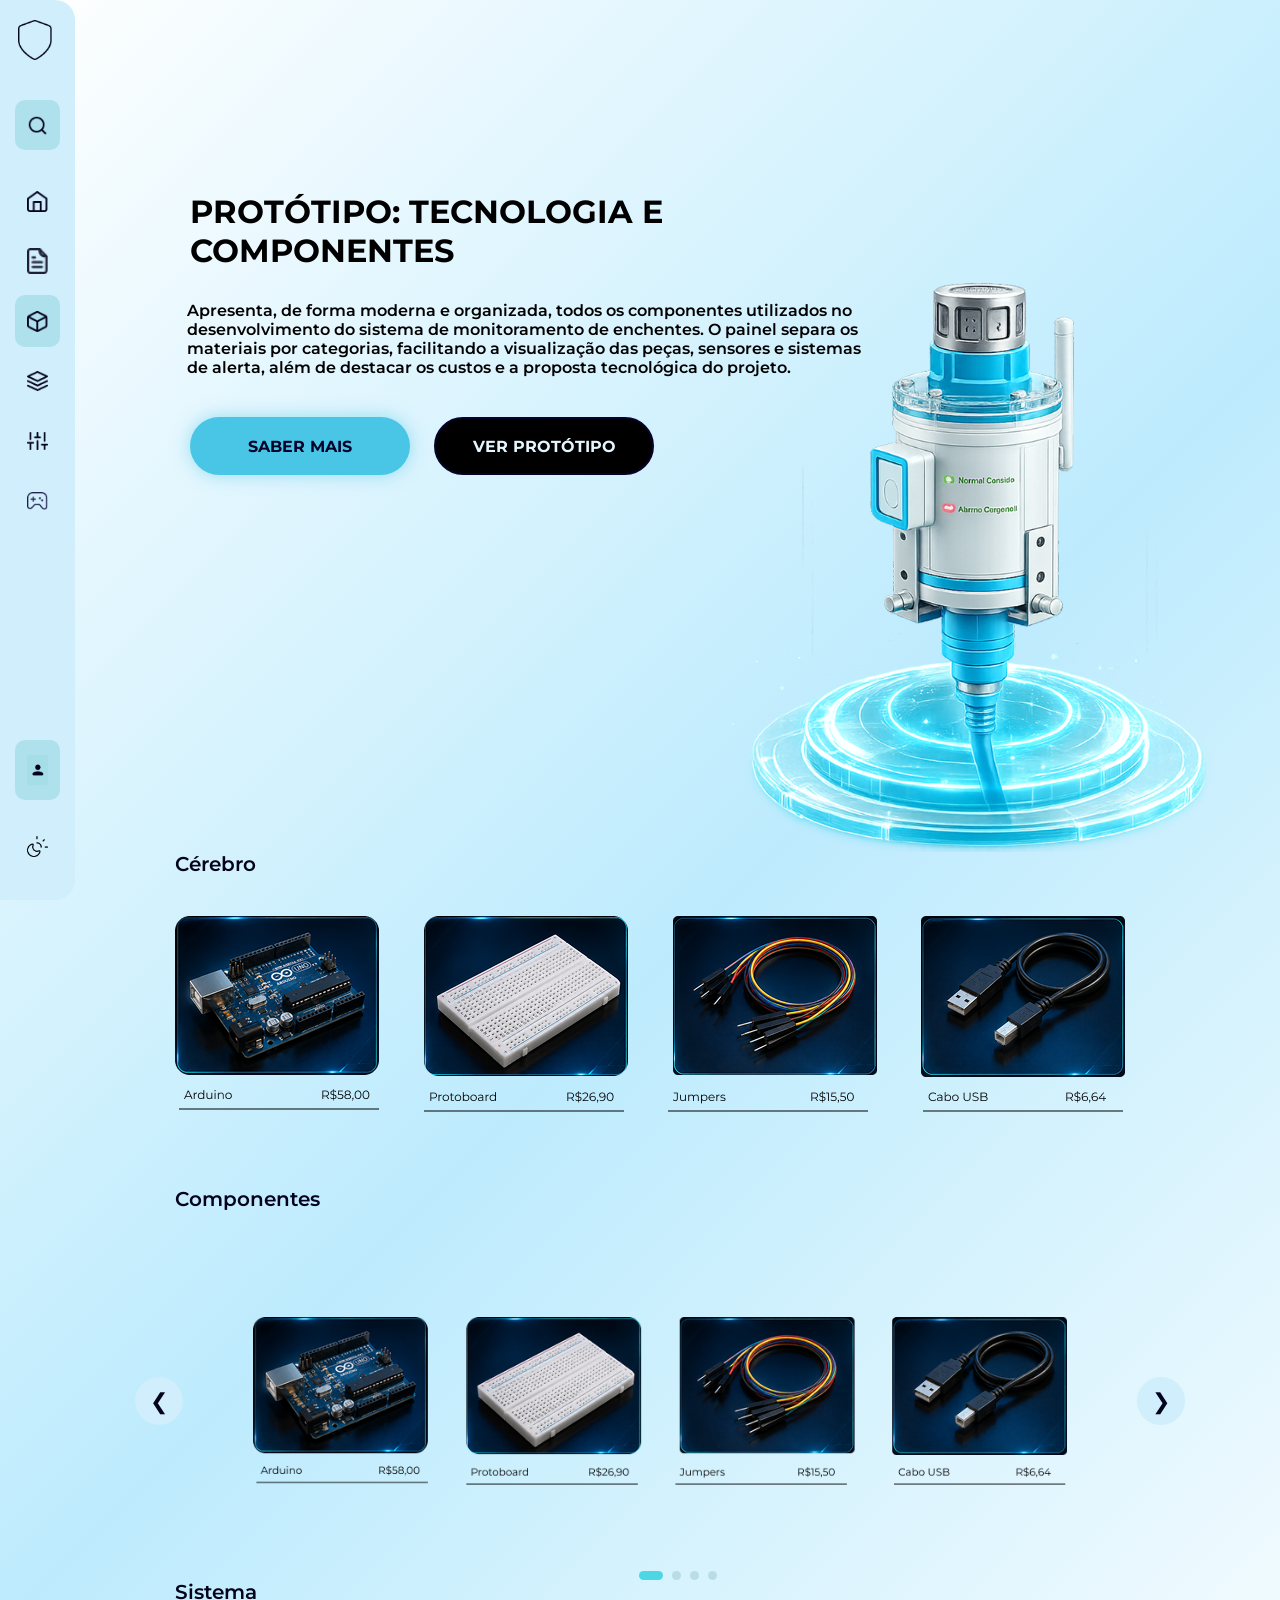
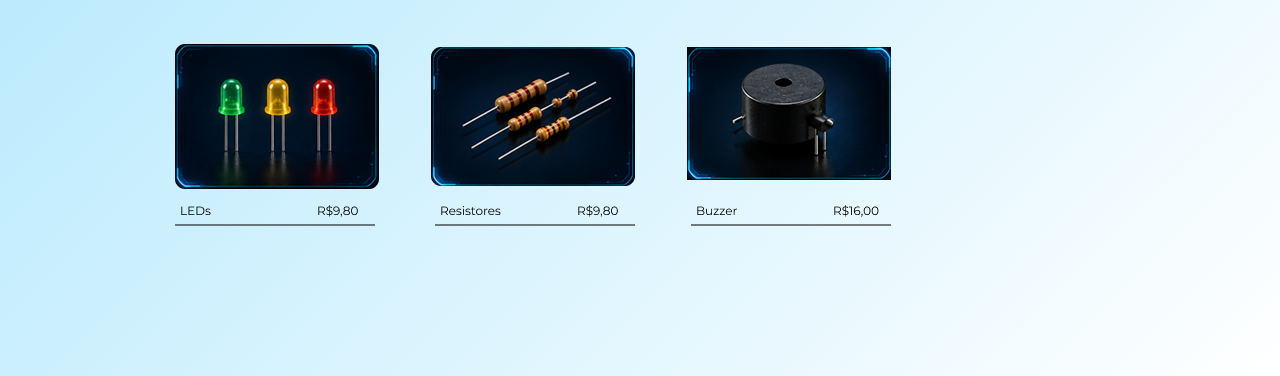
<file: pages-clara/produtoClaro.html>
<!doctype html>
  <html lang="pt-BR">
      <head>
          <meta charset="UTF-8" />

          <meta
              name="viewport"
              content="width=device-width, initial-scale=1.0"
          />

          <link rel="stylesheet" href="produtoClaro.css" />

          <link rel="preconnect" href="https://fonts.googleapis.com" />
          <link rel="preconnect" href="https://fonts.gstatic.com" crossorigin />

          <link
              href="https://fonts.googleapis.com/css2?family=Montserrat:ital,wght@0,100..900;1,100..900&display=swap"
              rel="stylesheet"
          />

          <title>Produto - SIMCE</title>
      </head>

      <body>

          <!-- =====================================================
               OVERLAY MOBILE
          ====================================================== -->

          <div class="menu-overlay" id="menuOverlay"></div>


          <!-- =====================================================
               HEADER MOBILE
          ====================================================== -->

          <header class="mobile-header">

              <a href="indexClaro.html" class="mobile-logo">
                  <img
                      src="../imagesClaro/LOGOClaro.png"
                      alt="Logo Invicta"
                  />
              </a>

              <button
                  class="menu-toggle"
                  id="menuToggle"
                  aria-label="Abrir menu"
                  aria-expanded="false"
              >
                  <span></span>
                  <span></span>
                  <span></span>
              </button>

          </header>


          <!-- =====================================================
               MENU LATERAL
          ====================================================== -->

          <nav class="menu" id="menu">

              <!-- LOGO -->
              <a href="indexClaro.html" class="logo">

                  <img
                      class="logoIcon"
                      src="../imagesClaro/LOGOClaro.png"
                      alt="Logo Invicta"
                  />

                  <span>INVICTA</span>

              </a>


              <!-- PESQUISA -->
              <div class="pesquisa">

                  <img
                      class="serchIcon"
                      src="../imagesClaro/PESQUISAClaro.png"
                      alt="Pesquisar"
                  />

                  <span>Pesquisar</span>

              </div>


              <!-- HOME -->
              <a
                  href="indexClaro.html"
                  class="item-menu"
              >

                  <img
                      src="../imagesClaro/HOMEClaro.png"
                      alt="Home"
                  />

                  <span>Home</span>

              </a>


              <!-- MANUAL -->
              <a
                  href="manualClaro.html"
                  class="item-menu"
              >

                  <img
                      src="../imagesClaro/MANUALClaro.png"
                      alt="Manual"
                  />

                  <span>Manual</span>

              </a>


              <!-- PRODUTO -->
              <a
                  href="produtoClaro.html"
                  class="item-menu ativo"
              >

                  <img
                      src="../imagesClaro/PRODUTOClaro.png"
                      alt="Produto"
                  />

                  <span>Produto</span>

              </a>


              <!-- EQUIPE -->
              <a
                  href="equipeClaro.html"
                  class="item-menu"
              >

                  <img
                      src="../imagesClaro/EQUIPEClaro.png"
                      alt="Equipe"
                  />

                  <span>Equipe</span>

              </a>


              <!-- REFERÊNCIAS -->
              <a
                  href="referenciasClaro.html"
                  class="item-menu"
              >

                  <img
                      src="../imagesClaro/REFERENCIASClaro.png"
                      alt="Referências"
                  />

                  <span>Referências</span>

              </a>


              <!-- GAME -->
              <a
                  href="gameClaro.html"
                  class="item-menu"
              >

                  <img
                      src="../imagesClaro/GAMEClaro.png"
                      alt="Game"
                  />

                  <span>Game</span>

              </a>


              <!-- USUÁRIO -->
              <div class="usuario">

                  <img
                      class="userIcon"
                      src="../imagesClaro/SECAO-USUARIOClaro.png"
                      alt="Usuário"
                  />

                  <div class="dados-usuario">

                      <h4>Geovanna Oliveira</h4>

                      <p>geovanna@email.com</p>

                  </div>

              </div>


              <!-- MODO ESCURO -->
              <a
                  href="../pages/produto.html"
                  class="item-menu modo-claro"
              >

                  <img
                      class="tema-iconify"
                      src="../imagesClaro/ModoEscuro.png"
                      alt="Ícone de lua e sol"
                  />

                  <span>Modo Escuro</span>

              </a>

          </nav>


          <!-- =====================================================
               CONTEÚDO
          ====================================================== -->

          <main id="page">

              <div class="conteudoInicial">

                  <h1>
                      PROTÓTIPO: TECNOLOGIA E COMPONENTES
                  </h1>

                  <p>
                      Apresenta, de forma moderna e organizada, todos os
                      componentes utilizados no <br />
                      desenvolvimento do sistema
                      de monitoramento de enchentes. O painel separa os <br />
                      materiais por categorias, facilitando a visualização das
                      peças, sensores e sistemas <br />
                      de alerta, além de destacar os custos e a proposta
                      tecnológica do projeto.
                  </p>

              </div>


              <div class="botoes">

                  <button class="btn-primary">
                      SABER MAIS
                  </button>

                  <button class="btn-secondary">
                      VER PROTÓTIPO
                  </button>

              </div>


              <div class="prototipoOfc">

                  <img
                      src="../imagesClaro/PROTOTIPO.png"
                      alt="Protótipo do sistema"
                  />

              </div>


              <div class="cerebroTitulo">

                  <p>Cérebro</p>

              </div>


              <div class="filaComponentesCerebro">

                  <img
                      src="../imagesClaro/cerebroFila.png"
                      alt="Fila de componentes do cérebro"
                  />

              </div>


              <div class="componentesTitulo">

                  <p>Componentes</p>

              </div>


              <div class="carrossel-componentes">

                  <button class="carrossel-btn anterior" id="componenteAnterior" aria-label="Componente anterior">
                      &#10094;
                  </button>

                  <div class="carrossel-janela">

                      <div class="carrossel-trilha" id="trilhaComponentes">

                          <div class="slide-componente">
                              <img
                                  src="../imagesClaro/cerebroFila.png"
                                  alt="Cérebro"
                              />
                          </div>

                          <div class="slide-componente">
                              <img
                                  src="../imagesClaro/Sensor.png"
                                  alt="Sensor"
                              />
                          </div>

                          <div class="slide-componente">
                              <img
                                  src="../imagesClaro/ARDUINOClaro.png"
                                  alt="Arduino"
                              />
                          </div>

                          <div class="slide-componente">
                              <img
                                  src="../imagesClaro/Sistema.png"
                                  alt="Sistema"
                              />
                          </div>

                      </div>

                  </div>

                  <button class="carrossel-btn proximo" id="componenteProximo" aria-label="Próximo componente">
                      &#10095;
                  </button>

              </div>

              <div class="carrossel-indicadores" id="indicadoresComponentes">
                  <button class="indicador ativo" aria-label="Cérebro"></button>
                  <button class="indicador" aria-label="Sensor"></button>
                  <button class="indicador" aria-label="Arduino"></button>
                  <button class="indicador" aria-label="Sistema"></button>
              </div>

              </div>


              <div class="sistemaTitulo">

                  <p>Sistema</p>

                  <div class="Sistema">

                      <img
                          src="../imagesClaro/Sistema.png"
                          class="sistemaImg"
                          alt="Sistema"
                      />

                  </div>

              </div>

          </main>


          <!-- =====================================================
               JAVASCRIPT
          ====================================================== -->

          <script src="produtoClaro.js"></script>

      </body>
  </ht
</file>
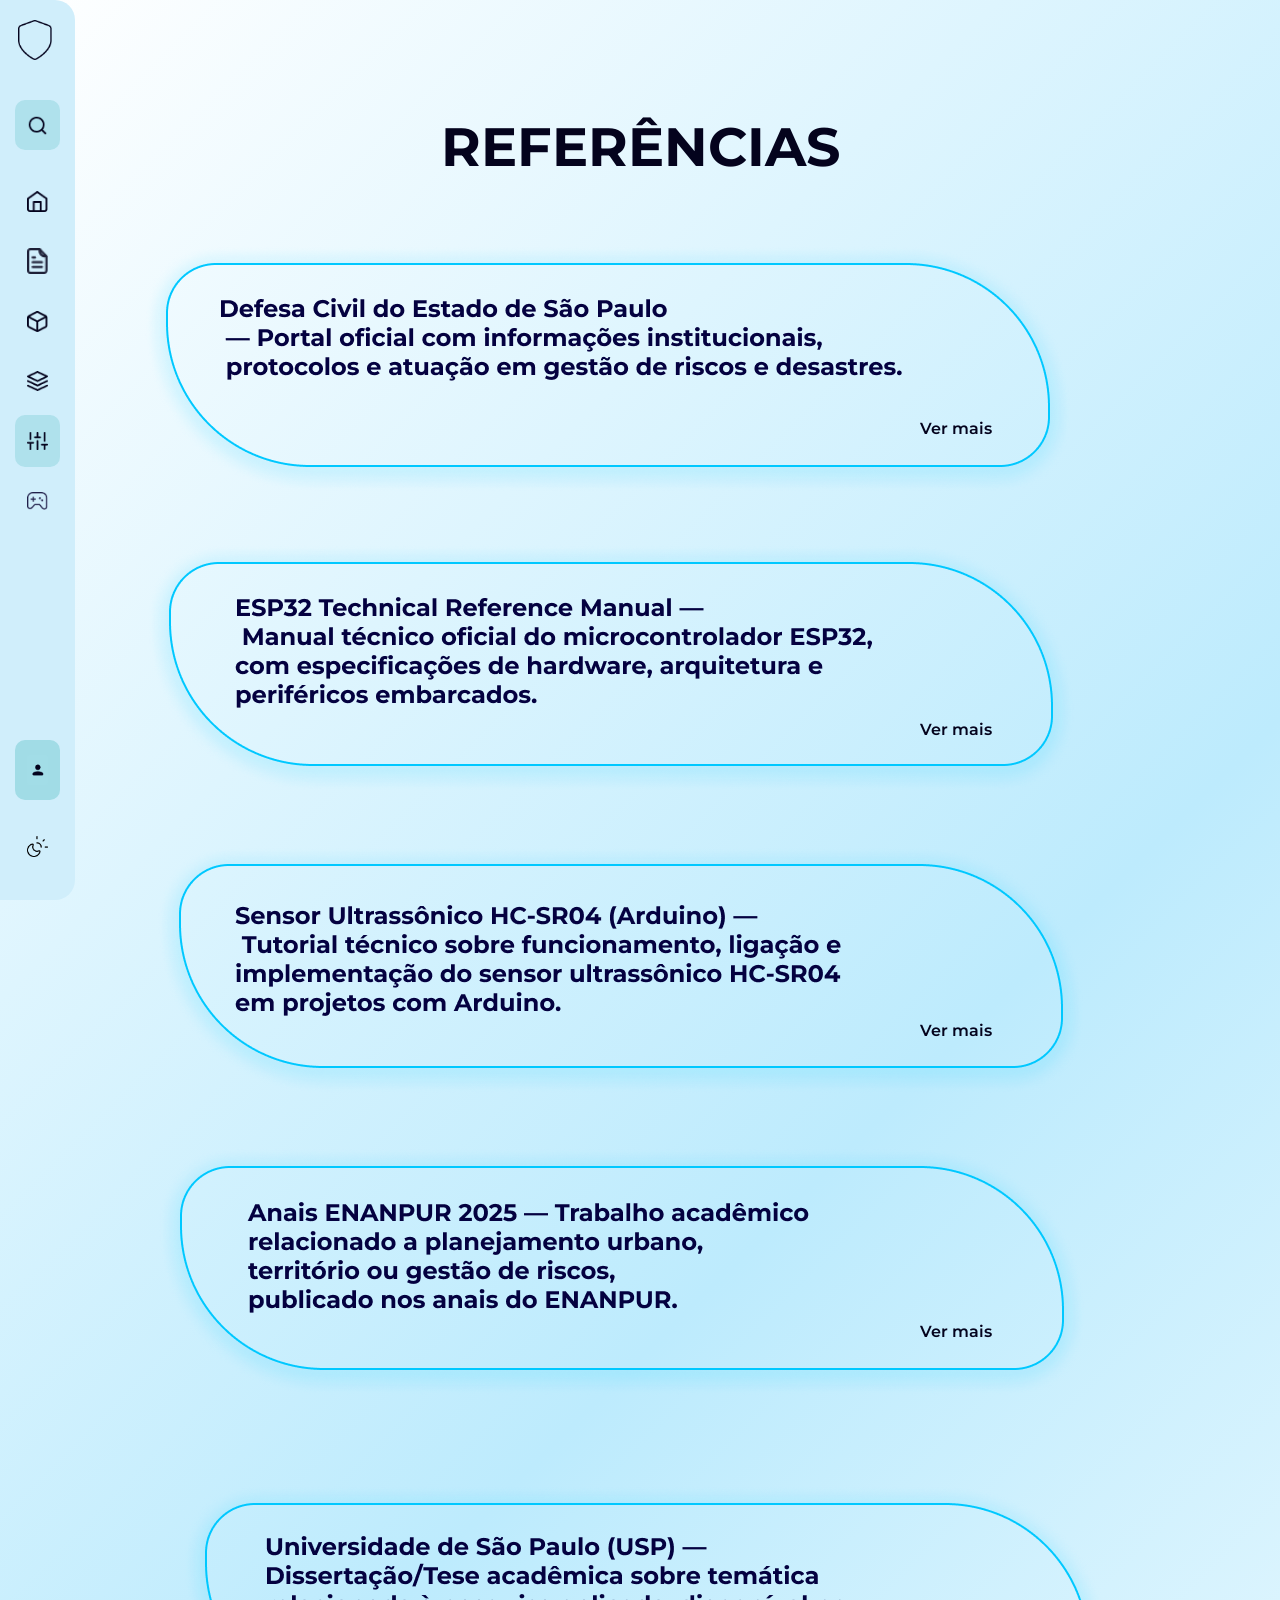
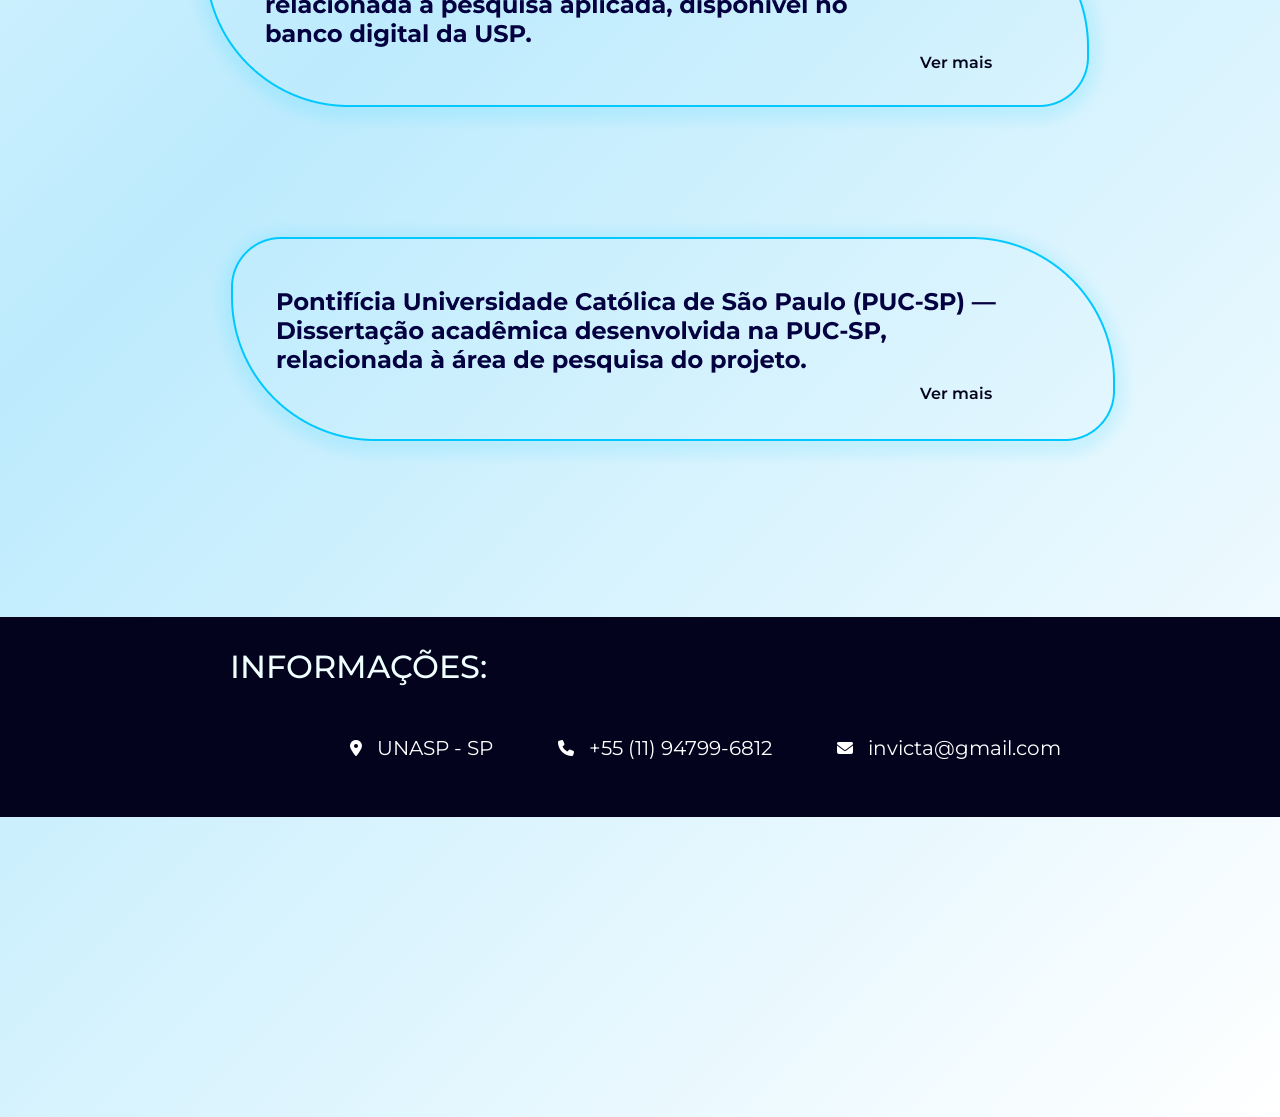
<file: pages-clara/referenciasClaro.html>
<!doctype html>
<html lang="pt-BR">
    <head>
        <meta charset="UTF-8" />
        <meta name="viewport" content="width=device-width, initial-scale=1.0" />

        <link rel="stylesheet" href="referenciasClaro.css" />

        <link rel="preconnect" href="https://fonts.googleapis.com" />
        <link rel="preconnect" href="https://fonts.gstatic.com" crossorigin />

        <link
            rel="stylesheet"
            href="https://cdnjs.cloudflare.com/ajax/libs/font-awesome/6.5.2/css/all.min.css"
        />

        <link
            href="https://fonts.googleapis.com/css2?family=Montserrat:ital,wght@0,100..900;1,100..900&display=swap"
            rel="stylesheet"
        />

        <title>Referências</title>
    </head>

    <body>

        <!-- =====================================================
             MENU DESKTOP
        ====================================================== -->

        <div class="menu">

            <!-- LOGO -->
            <div class="logo">
                <img
                    class="logoIcon"
                    src="../imagesClaro/LOGOClaro.png"
                    alt="Logo INVICTA"
                >

                <span>INVICTA</span>
            </div>

            <!-- PESQUISA -->
            <div class="pesquisa">
                <img
                    class="serchIcon"
                    src="../imagesClaro/PESQUISAClaro.png"
                    alt="Pesquisar"
                >

                <span>Pesquisar</span>
            </div>

            <!-- HOME -->
            <a href="indexClaro.html" class="item-menu">
                <img src="../imagesClaro/HOMEClaro.png" alt="Home">
                <span>Home</span>
            </a>

            <!-- MANUAL -->
            <a href="manualClaro.html" class="item-menu">
                <img src="../imagesClaro/MANUALClaro.png" alt="Manual">
                <span>Manual</span>
            </a>

            <!-- PRODUTO -->
            <a href="produtoClaro.html" class="item-menu">
                <img src="../imagesClaro/PRODUTOClaro.png" alt="Produto">
                <span>Produto</span>
            </a>

            <!-- EQUIPE -->
            <a href="equipeClaro.html" class="item-menu">
                <img src="../imagesClaro/EQUIPEClaro.png" alt="Equipe">
                <span>Equipe</span>
            </a>

            <!-- REFERÊNCIAS -->
            <a href="referenciasClaro.html" class="item-menu ativo">
                <img
                    src="../imagesClaro/REFERENCIASClaro.png"
                    alt="Referências"
                >

                <span>Referências</span>
            </a>

            <!-- GAME -->
            <a href="gameClaro.html" class="item-menu">
                <img
                    src="../imagesClaro/GAMEClaro.png"
                    alt="Game"
                >

                <span>Game</span>
            </a>

            <!-- USUÁRIO -->
            <div class="usuario">

                <img
                    class="userIcon"
                    src="../imagesClaro/SECAO-USUARIOClaro.png"
                    alt="Usuário"
                >

                <div class="dados-usuario">
                    <h4>Geovanna Oliveira</h4>
                    <p>geovanna@email.com</p>
                </div>

            </div>

            <!-- MODO ESCURO -->
            <a
                href="../pages/referencias.html"
                class="item-menu modo-claro"
            >

                <img
                    class="tema-iconify"
                    src="../imagesClaro/ModoEscuro.png"
                    alt="Modo Escuro"
                >

                <span>Modo Escuro</span>

            </a>

        </div>

        <!-- =====================================================
             CABEÇALHO MOBILE
        ====================================================== -->

        <header class="mobile-header">

            <div class="mobile-logo">
                <img
                    src="../imagesClaro/LOGOClaro.png"
                    alt="Logo Invicta"
                >

                <span>INVICTA</span>
            </div>

            <button
                class="mobile-menu-button"
                id="mobileMenuButton"
                type="button"
                aria-label="Abrir menu"
            >
                <span></span>
                <span></span>
                <span></span>
            </button>

        </header>

        <!-- =====================================================
             MENU MOBILE
        ====================================================== -->

        <div
            class="mobile-overlay"
            id="mobileOverlay"
        ></div>

        <aside
            class="mobile-menu"
            id="mobileMenu"
        >

            <div class="mobile-menu-top">

                <div class="mobile-menu-logo">

                    <img
                        src="../imagesClaro/LOGOClaro.png"
                        alt="Logo Invicta"
                    >

                    <span>INVICTA</span>

                </div>

                <button
                    class="mobile-close"
                    id="mobileClose"
                    type="button"
                    aria-label="Fechar menu"
                >
                    ×
                </button>

            </div>

            <div class="mobile-search">

                <img
                    src="../imagesClaro/PESQUISAClaro.png"
                    alt="Pesquisar"
                >

                <span>Pesquisar</span>

            </div>

            <nav class="mobile-nav">

                <a href="indexClaro.html" class="mobile-nav-item">
                    <img src="../imagesClaro/HOMEClaro.png" alt="Home">
                    <span>Home</span>
                </a>

                <a href="manualClaro.html" class="mobile-nav-item">
                    <img src="../imagesClaro/MANUALClaro.png" alt="Manual">
                    <span>Manual</span>
                </a>

                <a href="produtoClaro.html" class="mobile-nav-item">
                    <img src="../imagesClaro/PRODUTOClaro.png" alt="Produto">
                    <span>Produto</span>
                </a>

                <a href="equipeClaro.html" class="mobile-nav-item">
                    <img src="../imagesClaro/EQUIPEClaro.png" alt="Equipe">
                    <span>Equipe</span>
                </a>

                <a href="referenciasClaro.html" class="mobile-nav-item ativo">
                    <img
                        src="../imagesClaro/REFERENCIASClaro.png"
                        alt="Referências"
                    >
                    <span>Referências</span>
                </a>

                <a href="gameClaro.html" class="mobile-nav-item">
                    <img src="../imagesClaro/GAMEClaro.png" alt="Game">
                    <span>Game</span>
                </a>

            </nav>

            <div class="mobile-user">

                <img
                    src="../imagesClaro/SECAO-USUARIOClaro.png"
                    alt="Usuário"
                >

                <div>

                    <h4>Geovanna Oliveira</h4>

                    <p>geovanna@email.com</p>

                </div>

            </div>

            <a
                href="../pages/referencias.html"
                class="mobile-theme"
            >

                <img
                    src="../imagesClaro/ModoEscuro.png"
                    alt="Modo Escuro"
                >

                <span>Modo Escuro</span>

            </a>

        </aside>
                <!-- =====================================================
                     CONTEÚDO
                ====================================================== -->

                <main id="page">

                    <h1>REFERÊNCIAS</h1>

                    <!-- IMAGEM DAS REFERÊNCIAS -->

                    <div class="referencias-img">

                        <img
                            id="img-ref"
                            src="../imagesClaro/RefClaro.png"
                            alt="Referências"
                        >

                        <!-- BOTÕES -->

                        <button id="botao-1">
                            Ver mais
                        </button>

                        <button id="botao-2">
                            Ver mais
                        </button>

                        <button id="botao-3">
                            Ver mais
                        </button>

                        <button id="botao-4">
                            Ver mais
                        </button>

                        <button id="botao-5">
                            Ver mais
                        </button>

                        <button id="botao-6">
                            Ver mais
                        </button>

                    </div>

                    <!-- ================= INFORMAÇÕES ================= -->

                    <div class="info">

                        <h3>INFORMAÇÕES:</h3>

                        <div class="item-info">

                            <i class="fa-solid fa-location-dot"></i>
                            <p>UNASP - SP</p>

                            <i class="fa-solid fa-phone"></i>
                            <p>+55 (11) 94799-6812</p>

                            <i class="fa-solid fa-envelope"></i>
                            <p>invicta@gmail.com</p>

                        </div>

                    </div>

                </main>

                <!-- JAVASCRIPT -->

                <script src="./referenciasClaro.js"></script>

            </body>

            </html>
</file>
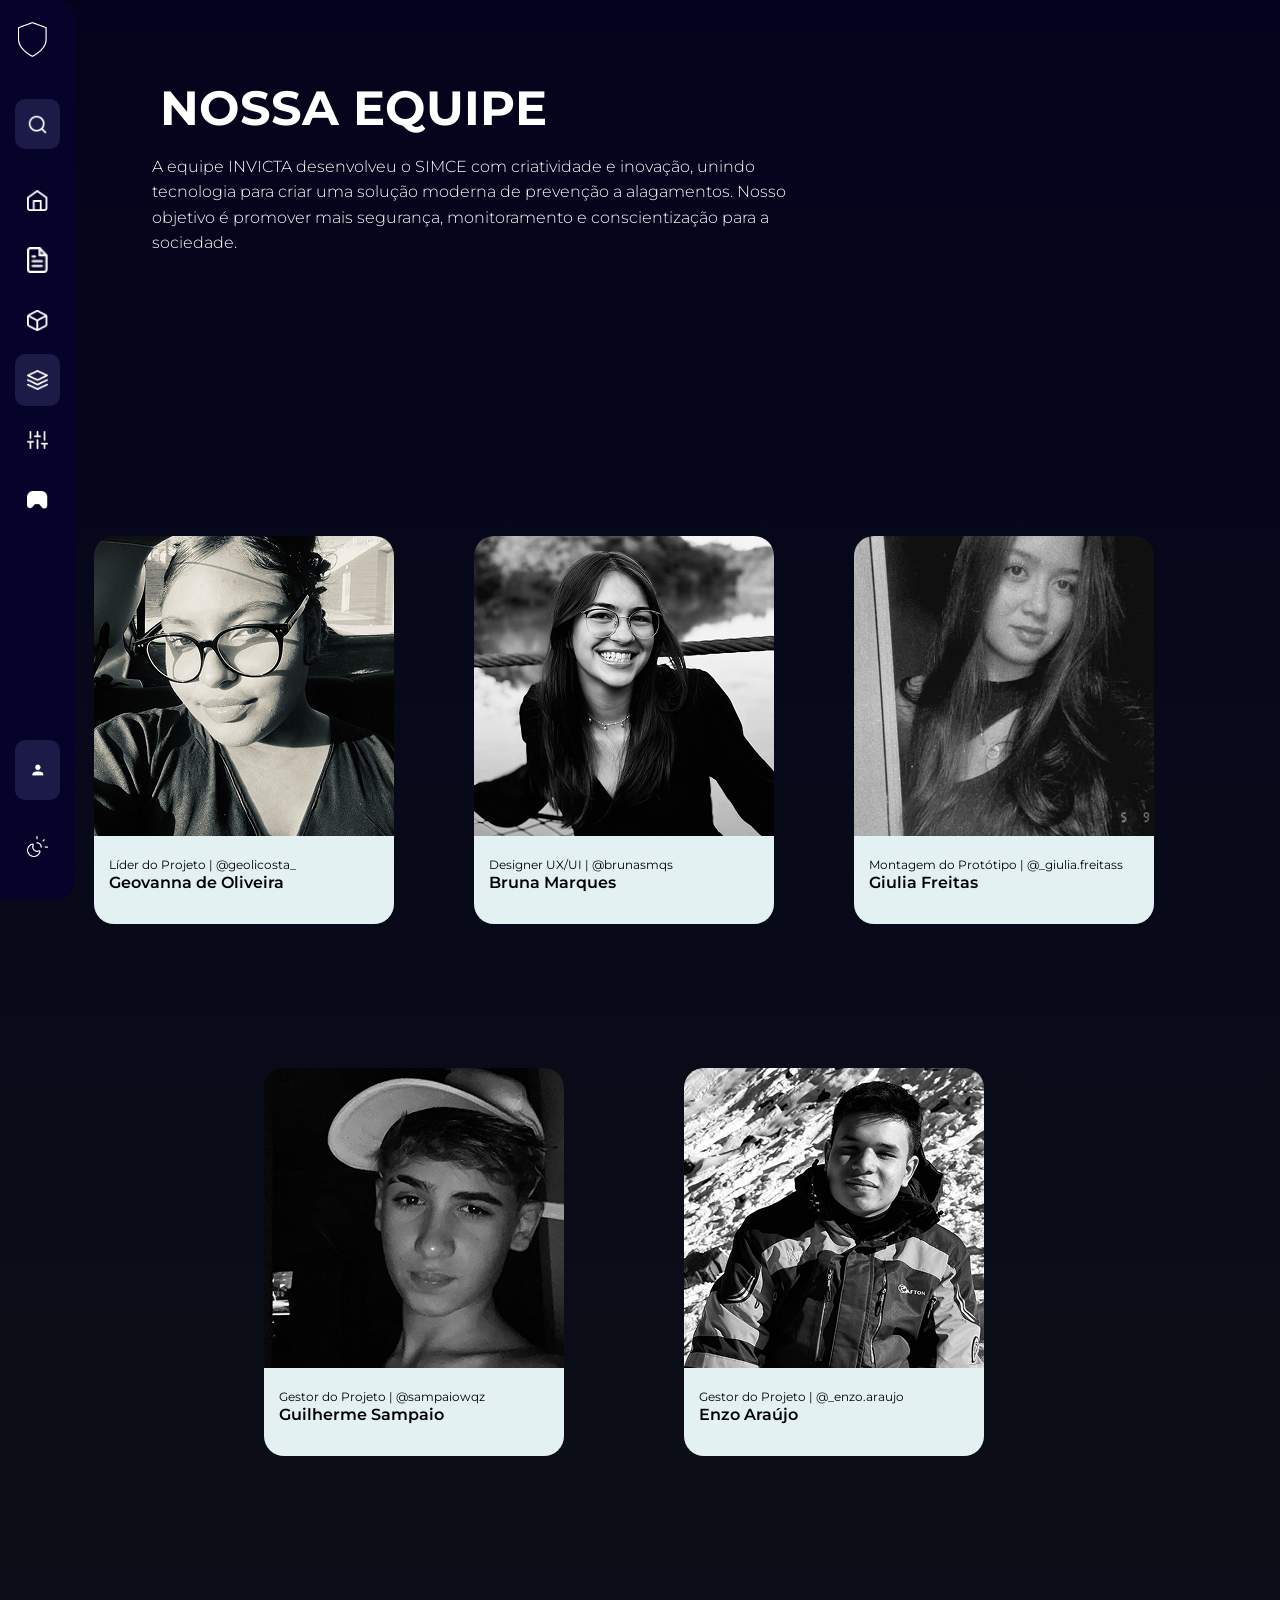
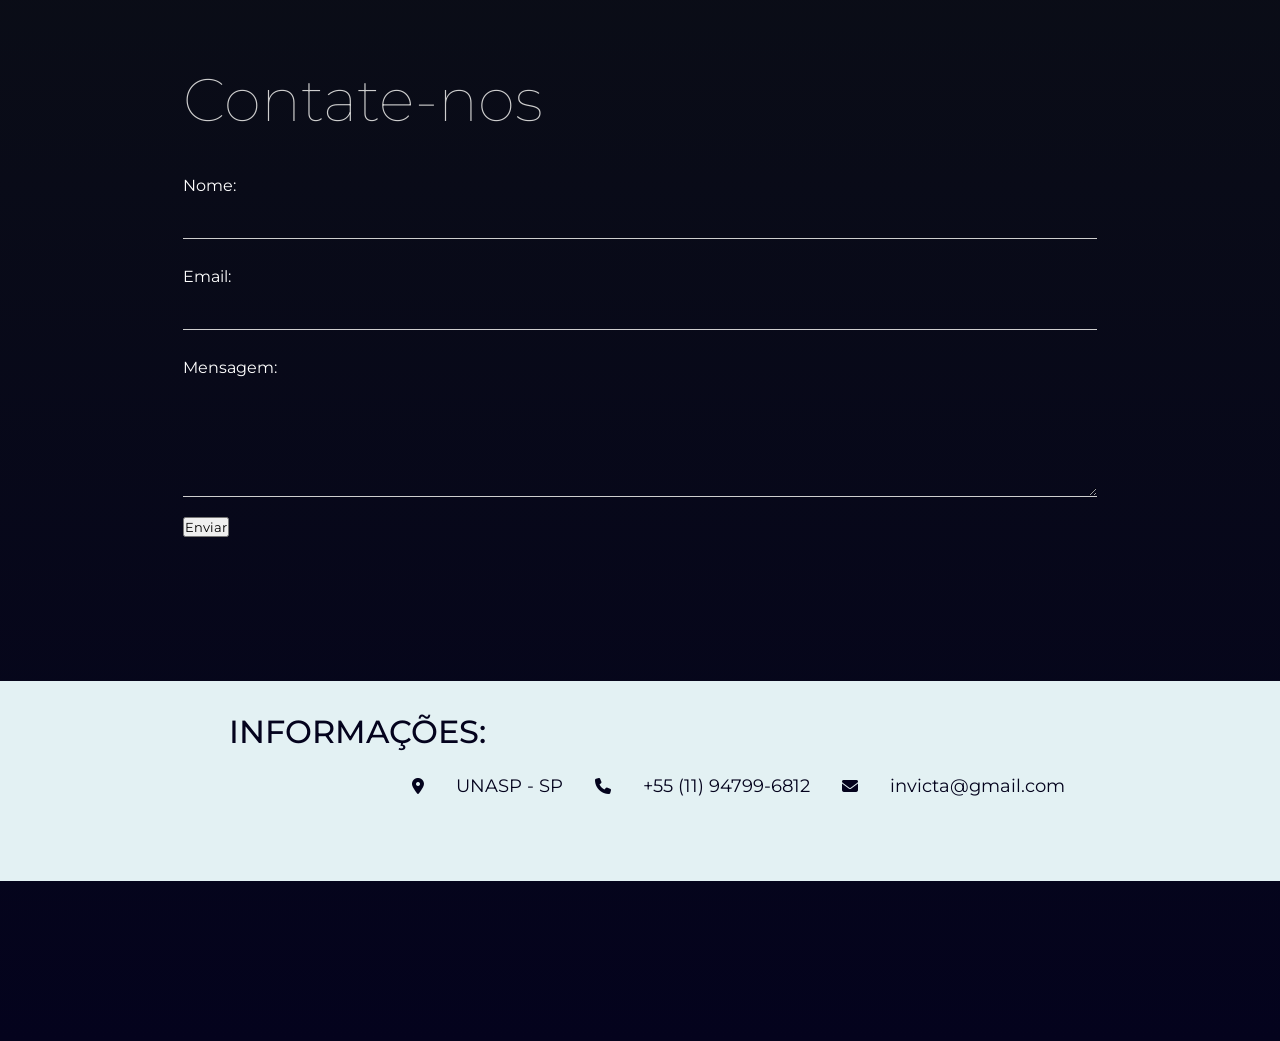
<file: pages/equipe.html>
<!doctype html>
<html lang="pt-BR">
    <head>
        <meta charset="UTF-8" />
        <meta name="viewport" content="width=device-width, initial-scale=1.0" />

        <link rel="stylesheet" href="/pages/equipe.css" />

        <link
            rel="stylesheet"
            href="https://cdnjs.cloudflare.com/ajax/libs/font-awesome/6.7.2/css/all.min.css"
        />

        <link rel="preconnect" href="https://fonts.googleapis.com" />
        <link rel="preconnect" href="https://fonts.gstatic.com" crossorigin />

        <link
            href="https://fonts.googleapis.com/css2?family=Montserrat:wght@300;400;500;700&display=swap"
            rel="stylesheet"
        />

            <title>Home - SIMCE</title>
        </head>


        <body>

            <!-- =====================================================
                 MENU DESKTOP
            ====================================================== -->
            <!-- MENU DESKTOP -->
            <aside class="menu">

                <div class="logo">
                    <img
                        class="logoIcon"
                        src="/images/LOGO (1).png"
                        alt="Logo Invicta">
                    <span>INVICTA</span>
                </div>

                <div class="pesquisa">

                    <img
                        class="serchIcon"
                        src="../images/SERCH.png"
                        alt="Pesquisar"
                    >

                    <span>Pesquisar</span>

                </div>


                <a href="index.html" class="item-menu ">

                    <img
                        src="../images/HOME.png"
                        alt="Home"
                    >

                    <span>Home</span>

                </a>


                <a href="manual.html" class="item-menu">

                    <img
                        src="../images/LISTA.png"
                        alt="Manual"
                    >

                    <span>Manual</span>

                </a>


                <a href="produto.html" class="item-menu">

                    <img
                        src="../images/MANUAL.png"
                        alt="Produto"
                    >

                    <span>Produto</span>

                </a>


                <a href="equipe.html" class="item-menu ativo">

                    <img
                        src="../images/EQUIPE.png"
                        alt="Equipe"
                    >

                    <span>Equipe</span>

                </a>


                <a href="referencias.html" class="item-menu">

                    <img
                        src="../images/REFERENCIAS.png"
                        alt="Referências"
                    >

                    <span>Referências</span>

                </a>


                <a href="game.html" class="item-menu">

                    <img
                        src="../images/GAME.png"
                        alt="Game"
                    >

                    <span>Game</span>

                </a>


                <div class="usuario">

                    <img
                        class="userIcon"
                        src="../images/USUÁRIO.png"
                        alt="Usuário"
                    >

                    <div class="dados-usuario">

                        <h4>Geovanna Oliveira</h4>

                        <p>geovanna@email.com</p>

                    </div>

                </div>


                <a
                    href="../pages-clara/indexClaro.html"
                    class="item-menu modo-claro"
                >

                    <img
                        src="../images/Tema.png"
                        alt="Modo Claro"
                    >

                    <span>Modo Claro</span>

                </a>

            </aside>


            <!-- HEADER MOBILE -->
            <header class="mobile-header">

                <div class="mobile-logo">

                    <img
                        src="../images/LOGO (1).png"
                        alt="Logo Invicta"
                    >

                    <span>INVICTA</span>

                </div>


                <button
                    class="mobile-menu-button"
                    id="mobileMenuButton"
                    type="button"
                    aria-label="Abrir menu"
                    aria-expanded="false"
                >

                    <span></span>
                    <span></span>
                    <span></span>

                </button>

            </header>


            <!-- OVERLAY -->
            <div
                class="mobile-overlay"
                id="mobileOverlay"
            ></div>


            <!-- MENU MOBILE -->
            <aside class="mobile-menu" id="mobileMenu">

                <div class="mobile-menu-top">

                    <div class="mobile-menu-logo">
                        <img
                            src="../images/LOGO (1).png"
                            alt="Logo Invicta">

                        <span>INVICTA</span>

                    </div>


                    <button
                        class="mobile-close"
                        id="mobileClose"
                        type="button"
                        aria-label="Fechar menu"
                    >
                        ×
                    </button>

                </div>


                <div class="mobile-search">

                    <img
                        src="../images/SERCH.png"
                        alt="Pesquisar"
                    >

                    <span>Pesquisar</span>

                </div>


                <nav class="mobile-nav">

                    <a href="index.html" class="mobile-nav-item">

                        <img
                            src="../images/HOME.png"
                            alt="Home"
                        >

                        <span>Home</span>

                    </a>


                    <a href="manual.html" class="mobile-nav-item">

                        <img
                            src="../images/LISTA.png"
                            alt="Manual"
                        >

                        <span>Manual</span>

                    </a>


                    <a href="produto.html" class="mobile-nav-item">

                        <img
                            src="../images/MANUAL.png"
                            alt="Produto"
                        >

                        <span>Produto</span>

                    </a>


                    <a href="equipe.html" class="mobile-nav-item ativo">

                        <img
                            src="../images/EQUIPE.png"
                            alt="Equipe"
                        >

                        <span>Equipe</span>

                    </a>


                    <a href="referencias.html" class="mobile-nav-item">

                        <img
                            src="../images/REFERENCIAS.png"
                            alt="Referências"
                        >

                        <span>Referências</span>

                    </a>


                    <a href="game.html" class="mobile-nav-item">

                        <img
                            src="../images/GAME.png"
                            alt="Game"
                        >

                        <span>Game</span>

                    </a>

                </nav>


                <div class="mobile-user">

                    <img
                        src="../images/USUÁRIO.png"
                        alt="Usuário"
                    >

                    <div>

                        <h4>Geovanna Oliveira</h4>

                        <p>geovanna@email.com</p>

                    </div>

                </div>


                <a
                    href="../pages-clara/equipeClaro.html"
                    class="mobile-theme"
                >

                    <img
                        src="../images/Tema.png"
                        alt="Modo Claro"
                    >

                    <span>Modo Claro</span>

                </a>

            </aside>
            <!-- =====================================================
                 TÍTULO
            ====================================================== -->

            <div class="titulo">
                <h1>NOSSA EQUIPE</h1>
            </div>

            <!-- =====================================================
                 DESCRIÇÃO
            ====================================================== -->

            <div>
                <p id="descricao">
                    A equipe INVICTA desenvolveu o SIMCE com criatividade e
                    inovação, unindo tecnologia para criar uma solução moderna
                    de prevenção a alagamentos. Nosso objetivo é promover mais
                    segurança, monitoramento e conscientização para a sociedade.
                </p>
            </div>

            <!-- =====================================================
                 EQUIPE
            ====================================================== -->

            <div class="equipe">
                <!-- ---------------- MENINAS ---------------- -->

                <div class="linha-meninas">
                    <!-- GEOVANNA -->
                    <div class="card" id="geo">
                        <img src="/images/Geovanna.png" alt="Imagem Geovanna" />

                        <div class="info-card">
                            <p>Líder do Projeto | @geolicosta_</p>

                            <h4 class="nome">Geovanna de Oliveira</h4>
                        </div>
                    </div>

                    <!-- BRUNA -->
                    <div class="card">
                        <img src="/images/Bruna.png" alt="Imagem Bruna" />

                        <div class="info-card">
                            <p>Designer UX/UI | @brunasmqs</p>

                            <h4 class="nome">Bruna Marques</h4>
                        </div>
                    </div>

                    <!-- GIULIA -->
                    <div class="card" id="lia">
                        <img src="/images/Giulia.png" alt="Imagem Giulia" />

                        <div class="info-card">
                            <p>Montagem do Protótipo | @_giulia.freitass</p>

                            <h4 class="nome">Giulia Freitas</h4>
                        </div>
                    </div>
                </div>

                <!-- ---------------- MENINOS ---------------- -->

                <div class="linha-meninos">
                    <!-- GUILHERME -->
                    <div class="card" id="guilherme">
                        <img
                            src="/images/Guilherme.png"
                            alt="Imagem Guilherme"
                        />

                        <div class="info-card">
                            <p>Gestor do Projeto | @sampaiowqz</p>

                            <h4 class="nome">Guilherme Sampaio</h4>
                        </div>
                    </div>

                    <!-- ENZO -->
                    <div class="card" id="enzo">
                        <img src="/images/Enzo.png" alt="Imagem Enzo" />

                        <div class="info-card">
                            <p>Gestor do Projeto | @_enzo.araujo</p>

                            <h4 class="nome">Enzo Araújo</h4>
                        </div>
                    </div>
                </div>
            </div>

            <!-- =====================================================
                 CONTATE-NOS
            ====================================================== -->

            <div class="contate-nos">
                <h2>Contate-nos</h2>

                <div class="informacao">
                    <label for="nome"> Nome: </label>

                    <input type="text" id="nome" name="nome" />

                    <label for="email"> Email: </label>

                    <input type="email" id="email" name="email" />

                    <label for="mensagem"> Mensagem: </label>

                    <textarea id="mensagem" name="mensagem" rows="5"></textarea>
                </div>

                <button type="submit">Enviar</button>
            </div>
        </div>

        <!-- =====================================================
             INFORMAÇÕES
        ====================================================== -->

        <div class="info">
            <h3>INFORMAÇÕES:</h3>

            <div class="item-info">
                <i class="fa-solid fa-location-dot"></i>

                <p>UNASP - SP</p>

                <i class="fa-solid fa-phone"></i>

                <p>+55 (11) 94799-6812</p>

                <i class="fa-solid fa-envelope"></i>

                <p>invicta@gmail.com</p>
            </div>
        </div>

        <!-- =====================================================
             JAVASCRIPT
        ====================================================== -->

        <script src="equipe.js"></script>
    </body>
</html>
</file>
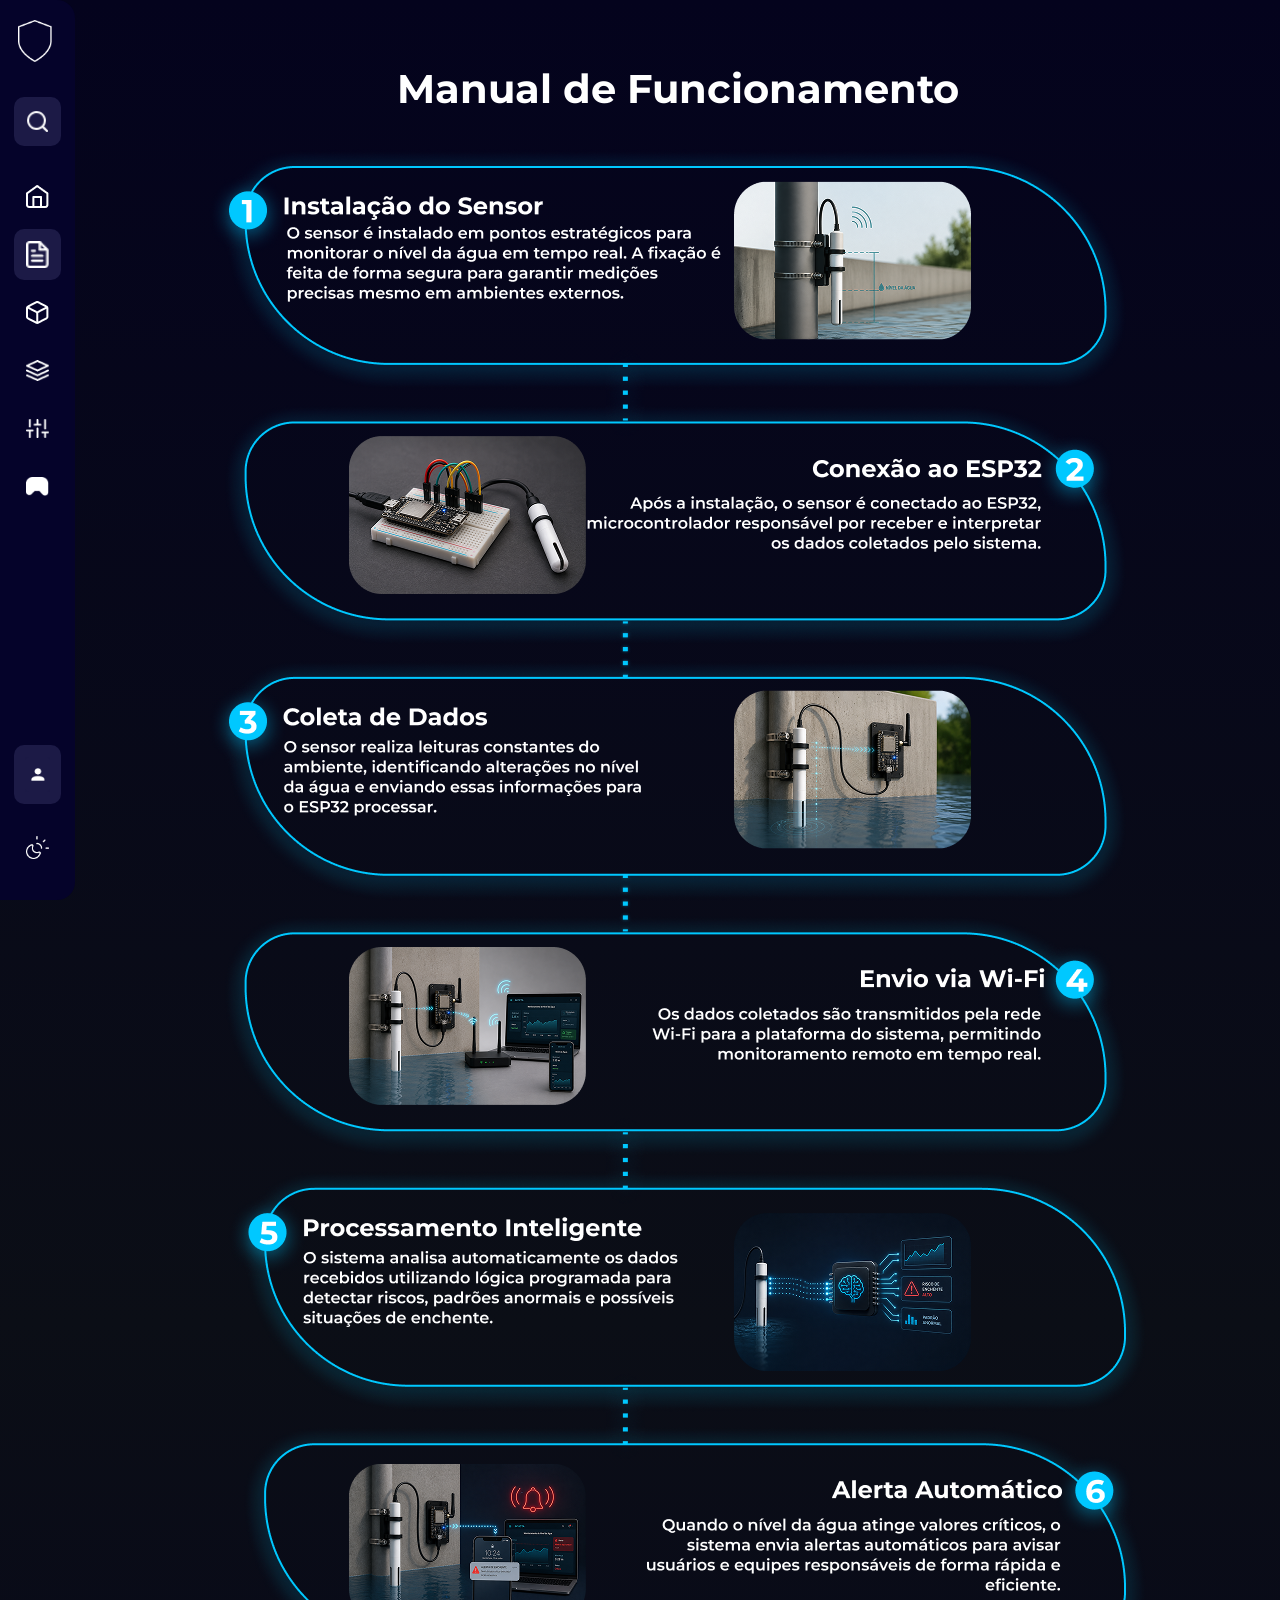
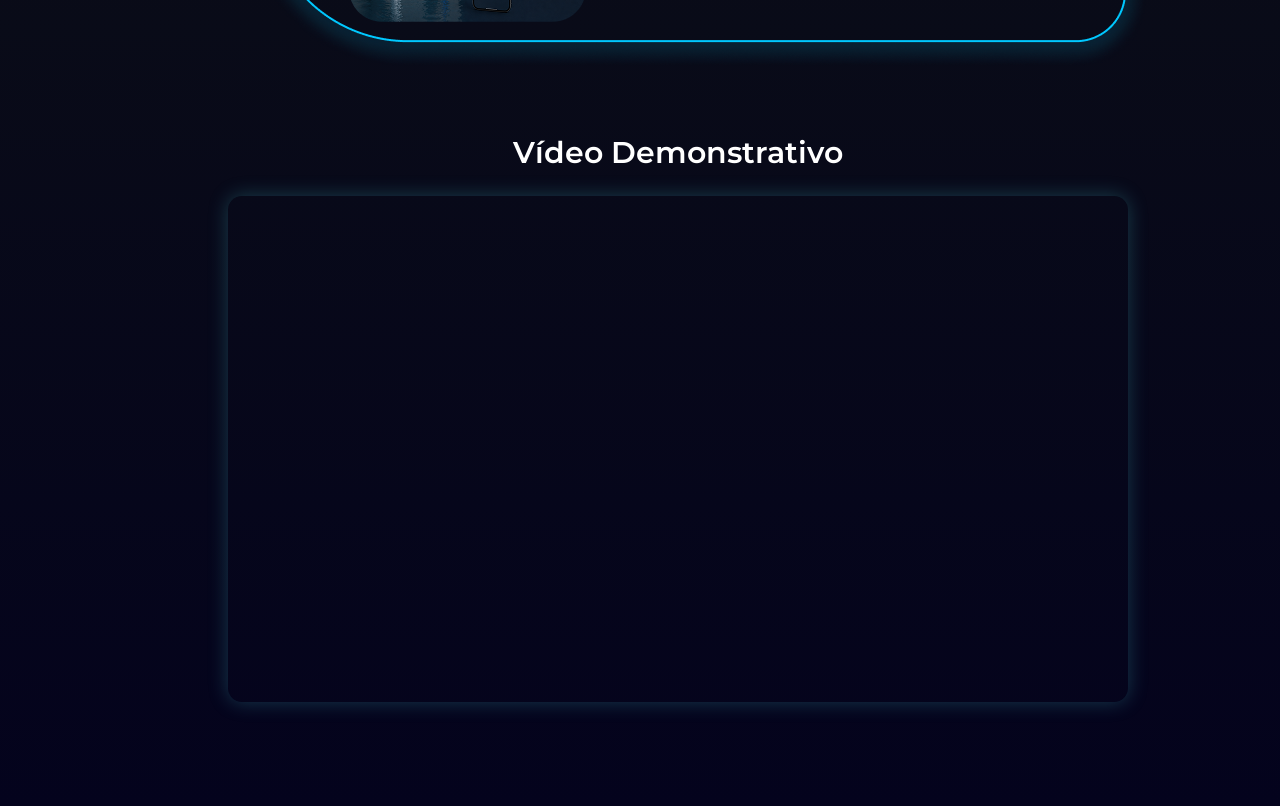
<file: pages/manual.html>
<!doctype html>
<html lang="pt-BR">
    <head>
        <meta charset="UTF-8" />

        <meta name="viewport" content="width=device-width, initial-scale=1.0" />

        <!-- CSS DA PÁGINA -->
        <link rel="stylesheet" href="./manual.css" />

        <!-- GOOGLE FONTS -->
        <link rel="preconnect" href="https://fonts.googleapis.com" />

        <link rel="preconnect" href="https://fonts.gstatic.com" crossorigin />

        <link
            href="https://fonts.googleapis.com/css2?family=Montserrat:wght@400;500;600;700;800&display=swap"
            rel="stylesheet"
        />

        <title>Manual de Funcionamento</title>
    </head>

    <body>
        <!-- =====================================================
         MENU DESKTOP
    ====================================================== -->

        <aside class="menu">
            <!-- LOGO -->

            <div class="logo">
                <img
                    class="logoIcon"
                    src="/images/LOGO (1).png"
                    alt="Logo Invicta"
                />

                <span>INVICTA</span>
            </div>

            <!-- PESQUISA -->

            <div class="pesquisa">
                <img
                    class="serchIcon"
                    src="/images/SERCH.png"
                    alt="Pesquisar"
                />

                <span>Pesquisar</span>
            </div>

            <!-- HOME -->

            <a href="/index.html" class="item-menu">
                <img src="/images/HOME.png" alt="Home" />

                <span>Home</span>
            </a>

            <!-- MANUAL -->

            <a href="/pages/manual.html" class="item-menu ativo">
                <img src="/images/LISTA.png" alt="Manual" />

                <span>Manual</span>
            </a>

            <!-- PRODUTO -->

            <a href="/pages/produto.html" class="item-menu">
                <img src="/images/MANUAL.png" alt="Produto" />

                <span>Produto</span>
            </a>

            <!-- EQUIPE -->

            <a href="/pages/equipe.html" class="item-menu">
                <img src="/images/EQUIPE.png" alt="Equipe" />

                <span>Equipe</span>
            </a>

            <!-- REFERÊNCIAS -->

            <a href="/pages/referencias.html" class="item-menu">
                <img src="/images/REFERENCIAS.png" alt="Referências" />

                <span>Referências</span>
            </a>

            <!-- GAME -->

            <a href="/pages/game.html" class="item-menu">
                <img src="/images/GAME.png" alt="Game" />

                <span>Game</span>
            </a>

            <!-- =================================================
             USUÁRIO
        ================================================== -->

            <div class="usuario">
                <img class="userIcon" src="/images/USUÁRIO.png" alt="Usuário" />

                <div class="dados-usuario">
                    <h4>Geovanna Oliveira</h4>

                    <p>geovanna@email.com</p>
                </div>
            </div>

            <!-- =================================================
             MODO CLARO
        ================================================== -->

            <a
                href="/pages-clara/manualClaro.html"
                class="item-menu modo-claro"
            >
                <img
                    class="tema-iconify"
                    src="/images/Tema.png"
                    alt="Modo Claro"
                />

                <span>Modo Claro</span>
            </a>
        </aside>

        <!-- =====================================================
         CABEÇALHO MOBILE
    ====================================================== -->

        <header class="mobile-header">
            <div class="mobile-logo">
                <img src="/images/LOGO (1).png" alt="Logo Invicta" />

                <span>INVICTA</span>
            </div>

            <button
                class="mobile-menu-button"
                id="mobileMenuButton"
                type="button"
                aria-label="Abrir menu"
            >
                <span></span>
                <span></span>
                <span></span>
            </button>
        </header>

        <!-- =====================================================
         MENU MOBILE
    ====================================================== -->

        <div class="mobile-overlay" id="mobileOverlay"></div>

        <aside class="mobile-menu" id="mobileMenu">
            <!-- TOPO -->

            <div class="mobile-menu-top">
                <div class="mobile-menu-logo">
                    <img src="/images/LOGO (1).png" alt="Logo Invicta" />

                    <span>INVICTA</span>
                </div>

                <button
                    class="mobile-close"
                    id="mobileClose"
                    type="button"
                    aria-label="Fechar menu"
                >
                    ×
                </button>
            </div>

            <!-- PESQUISA -->

            <div class="mobile-search">
                <img src="/images/SERCH.png" alt="Pesquisar" />

                <span>Pesquisar</span>
            </div>

            <!-- LINKS -->

            <nav class="mobile-nav">
                <a href="/index.html" class="mobile-nav-item">
                    <img src="/images/HOME.png" alt="Home" />

                    <span>Home</span>
                </a>

                <a href="/pages/manual.html" class="mobile-nav-item ativo">
                    <img src="/images/LISTA.png" alt="Manual" />

                    <span>Manual</span>
                </a>

                <a href="/pages/produto.html" class="mobile-nav-item">
                    <img src="/images/MANUAL.png" alt="Produto" />

                    <span>Produto</span>
                </a>

                <a href="/pages/equipe.html" class="mobile-nav-item">
                    <img src="/images/EQUIPE.png" alt="Equipe" />

                    <span>Equipe</span>
                </a>

                <a href="/pages/referencias.html" class="mobile-nav-item">
                    <img src="/images/REFERENCIAS.png" alt="Referências" />

                    <span>Referências</span>
                </a>

                <a href="/pages/game.html" class="mobile-nav-item">
                    <img src="/images/GAME.png" alt="Game" />

                    <span>Game</span>
                </a>
            </nav>

            <!-- USUÁRIO -->

            <div class="mobile-user">
                <img src="/images/USUÁRIO.png" alt="Usuário" />

                <div>
                    <h4>Geovanna Oliveira</h4>

                    <p>geovanna@email.com</p>
                </div>
            </div>

            <!-- MODO CLARO -->

            <a href="/pages-clara/manualClaro.html" class="mobile-theme">
                <img src="/images/Tema.png" alt="Modo Claro" />

                <span>Modo Claro</span>
            </a>
        </aside>

        <!-- =====================================================
         CONTEÚDO PRINCIPAL
    ====================================================== -->

        <main id="page">
            <!-- TÍTULO -->

            <section class="h1">
                <h1>Manual de Funcionamento</h1>
            </section>

            <!-- =================================================
             IMAGEM DO MANUAL
        ================================================== -->

            <section class="manual">
                <img
                    src="/images/MANUAL(P2).png"
                    alt="Manual de funcionamento do projeto"
                />
            </section>

            <!-- =================================================
             VÍDEO
        ================================================== -->

            <section class="video">
                <h2>Vídeo Demonstrativo</h2>

                <div class="video-container">
                    <iframe
                        src="https://www.youtube.com/embed/OODsdBu-YHQ?si=AuJnR03rpGpwlJAh"
                        title="Vídeo Demonstrativo do Projeto"
                        allow="accelerometer; autoplay; clipboard-write; encrypted-media; gyroscope; picture-in-picture; web-share"
                        referrerpolicy="strict-origin-when-cross-origin"
                        allowfullscreen
                    ></iframe>
                </div>
            </section>
        </main>

        <!-- JAVASCRIPT -->

        <script src="./manual.js"></script>
    </body>
</html>
</file>
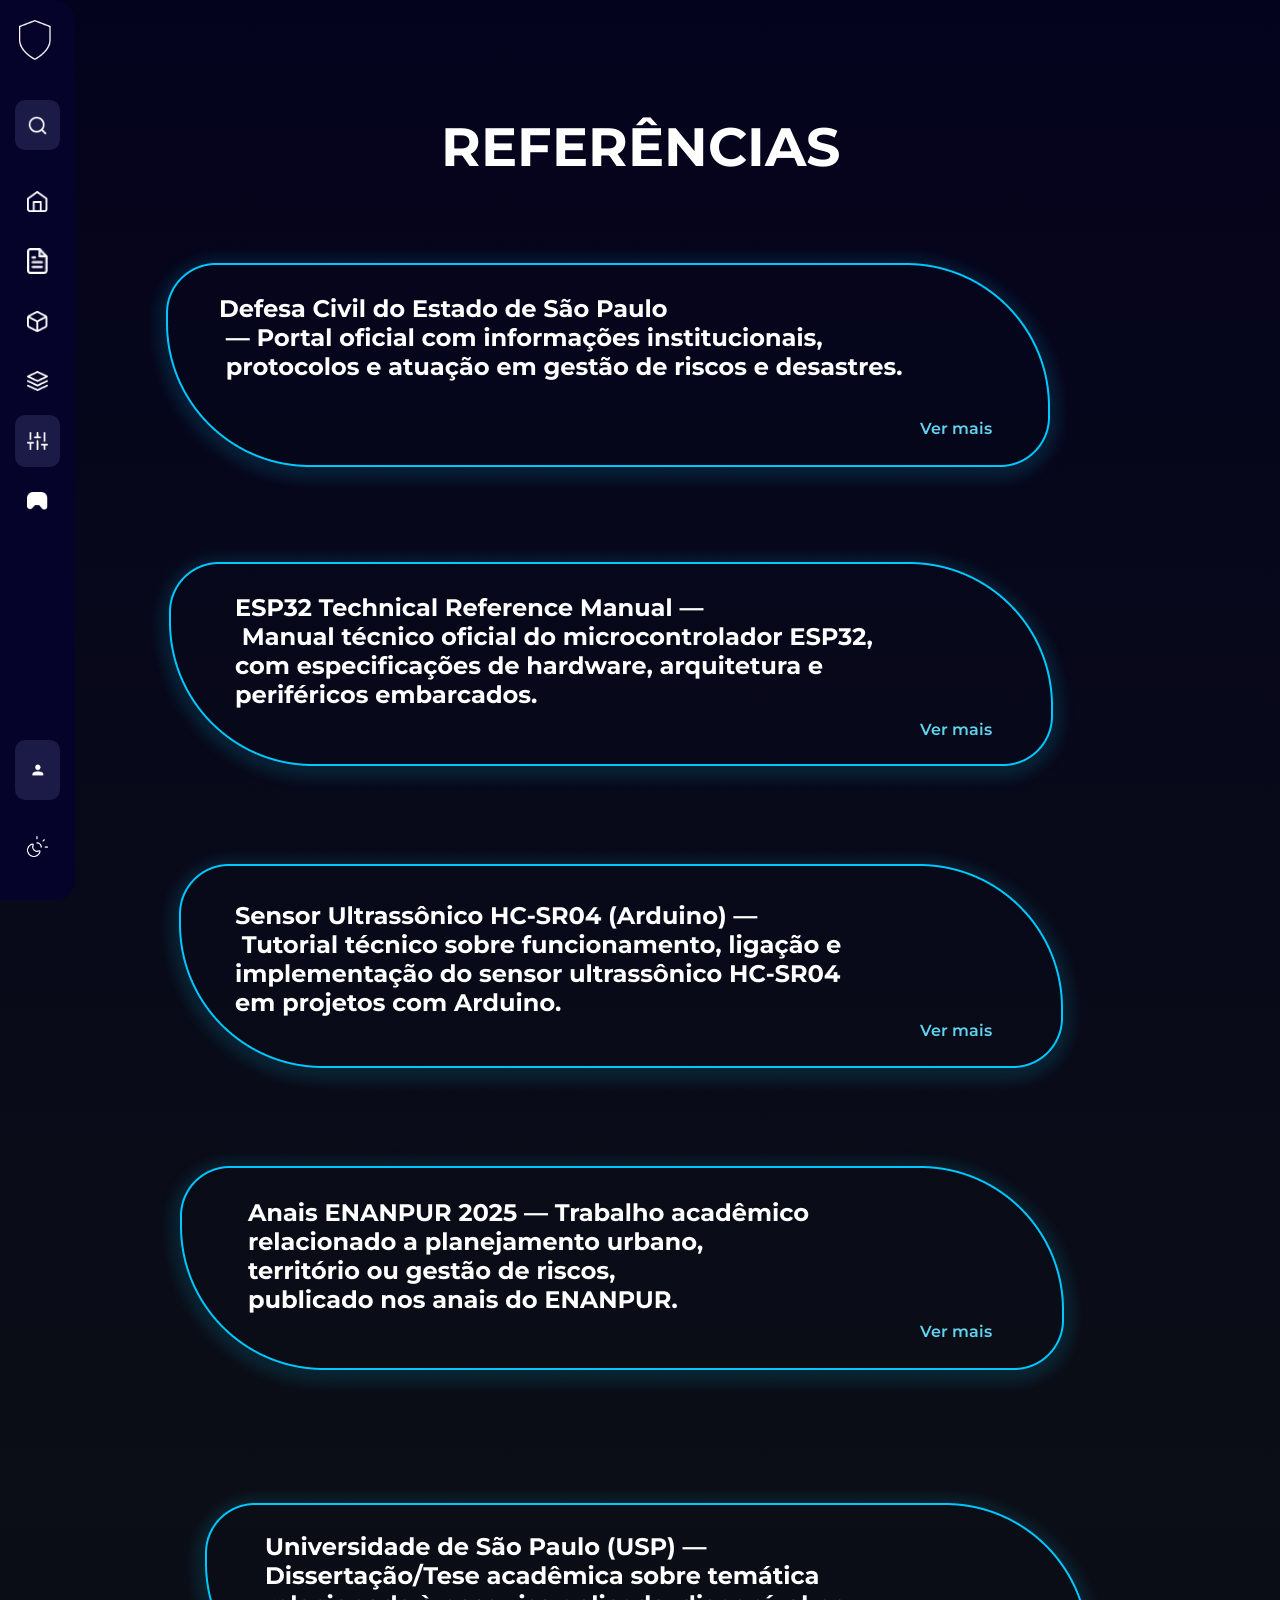
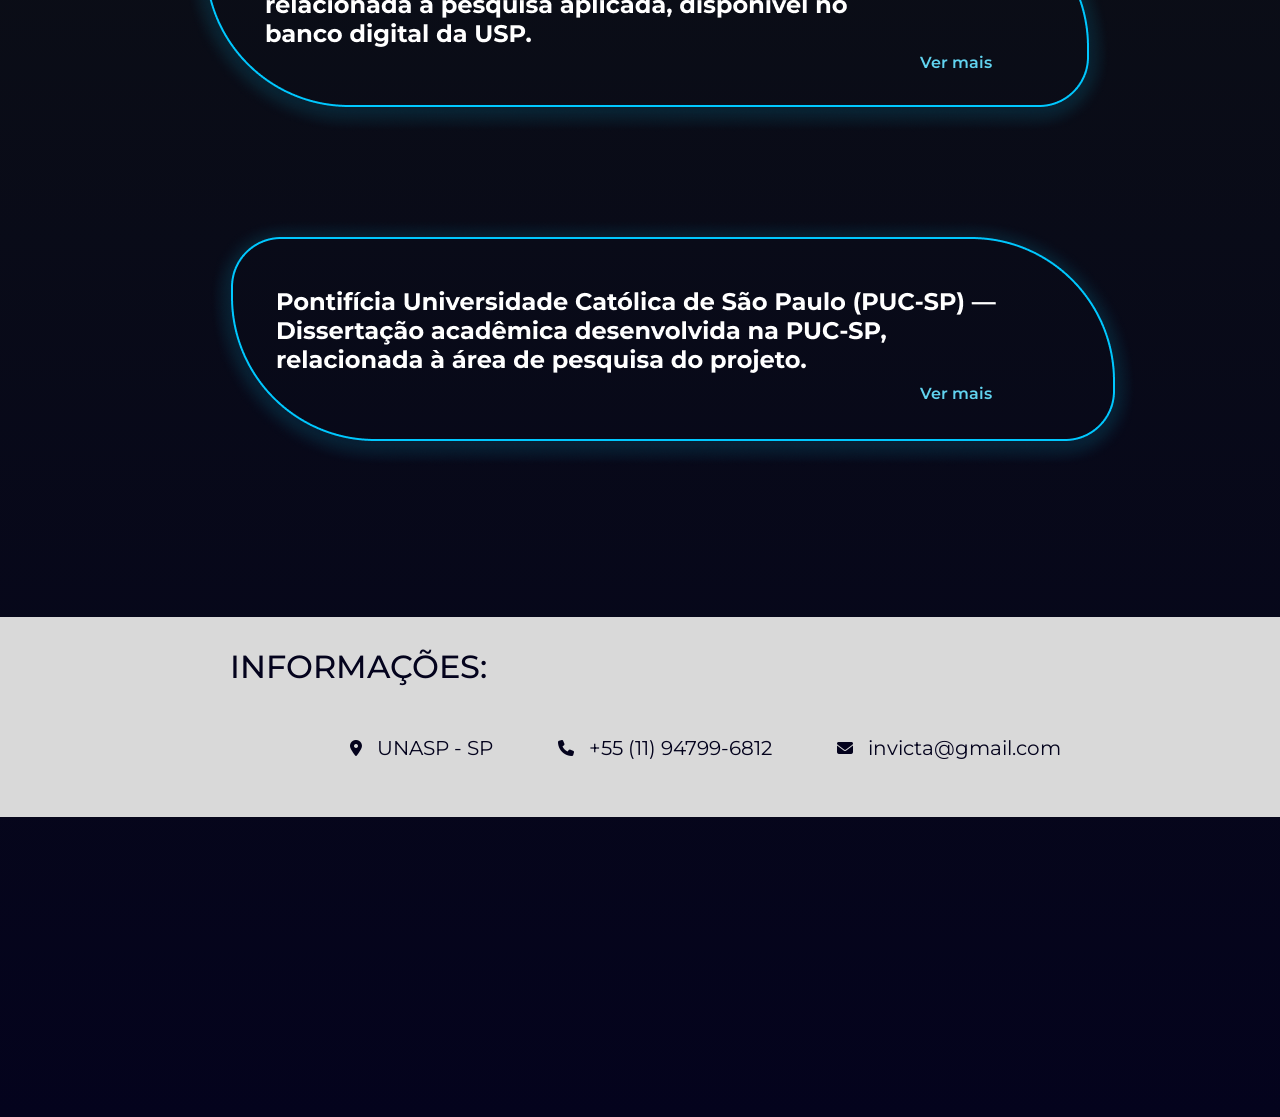
<file: pages/referencias.html>
<!DOCTYPE html>
<html lang="pt-BR">

<head>
    <meta charset="UTF-8">
    <meta name="viewport" content="width=device-width, initial-scale=1.0">

    <link rel="stylesheet" href="/pages/referencias.css">

    <link rel="preconnect" href="https://fonts.googleapis.com">
    <link rel="preconnect" href="https://fonts.gstatic.com" crossorigin>

    <link
        rel="stylesheet"
        href="https://cdnjs.cloudflare.com/ajax/libs/font-awesome/6.5.2/css/all.min.css"
    >

    <link
        href="https://fonts.googleapis.com/css2?family=Montserrat:ital,wght@0,100..900;1,100..900&display=swap"
        rel="stylesheet"
    >

    <title>Referências</title>
</head>

<body>

    <!-- =====================================================
         MENU DESKTOP
    ====================================================== -->

    <div class="menu">

        <!-- LOGO -->
        <div class="logo">
            <img
                class="logoIcon"
                src="/images/LOGO (1).png"
                alt="Logo"
            >

            <span>INVICTA</span>
        </div>

        <!-- PESQUISA -->
        <div class="pesquisa">
            <img
                class="serchIcon"
                src="/images/SERCH.png"
                alt="Pesquisar"
            >

            <span>Pesquisar</span>
        </div>

        <!-- HOME -->
        <a href="../index.html" class="item-menu">
            <img src="/images/HOME.png" alt="Home">
            <span>Home</span>
        </a>

        <!-- MANUAL -->
        <a href="manual.html" class="item-menu">
            <img src="/images/LISTA.png" alt="Manual">
            <span>Manual</span>
        </a>

        <!-- PRODUTO -->
        <a href="produto.html" class="item-menu">
            <img src="/images/MANUAL.png" alt="Produto">
            <span>Produto</span>
        </a>

        <!-- EQUIPE -->
        <a href="equipe.html" class="item-menu">
            <img src="/images/EQUIPE.png" alt="Equipe">
            <span>Equipe</span>
        </a>

        <!-- REFERÊNCIAS -->
        <a href="referencias.html" class="item-menu ativo">
            <img
                src="/images/REFERENCIAS.png"
                alt="Referências"
            >

            <span>Referências</span>
        </a>

        <!-- GAME -->
        <a href="game.html" class="item-menu">
            <img
                src="/images/GAME.png"
                alt="Game"
            >

            <span>Game</span>
        </a>

        <!-- USUÁRIO -->
        <div class="usuario">

            <img
                class="userIcon"
                src="/images/USUÁRIO.png"
                alt="Usuário"
            >

            <div class="dados-usuario">
                <h4>Geovanna Oliveira</h4>
                <p>geovanna@email.com</p>
            </div>

        </div>

        <!-- MODO CLARO -->
        <a
            href="/pages-clara/referenciasClaro.html"
            class="item-menu modo-claro"
        >

            <img
                class="tema-iconify"
                src="/images/Tema.png"
                alt="Ícone de lua e sol"
            >

            <span>Modo Claro</span>

        </a>

    </div>

    <!-- =====================================================
         CABEÇALHO MOBILE
    ====================================================== -->

    <header class="mobile-header">

        <div class="mobile-logo">
            <img src="/images/LOGO (1).png" alt="Logo Invicta">

            <span>INVICTA</span>
        </div>

        <button
            class="mobile-menu-button"
            id="mobileMenuButton"
            type="button"
            aria-label="Abrir menu"
        >
            <span></span>
            <span></span>
            <span></span>
        </button>

    </header>

    <!-- =====================================================
         MENU MOBILE
    ====================================================== -->

    <div class="mobile-overlay" id="mobileOverlay"></div>

    <aside class="mobile-menu" id="mobileMenu">

        <div class="mobile-menu-top">

            <div class="mobile-menu-logo">

                <img src="/images/LOGO (1).png" alt="Logo Invicta">

                <span>INVICTA</span>

            </div>

            <button
                class="mobile-close"
                id="mobileClose"
                type="button"
                aria-label="Fechar menu"
            >
                ×
            </button>

        </div>

        <div class="mobile-search">

            <img src="/images/SERCH.png" alt="Pesquisar">

            <span>Pesquisar</span>

        </div>

        <nav class="mobile-nav">

            <a href="../index.html" class="mobile-nav-item">
                <img src="/images/HOME.png" alt="Home">
                <span>Home</span>
            </a>

            <a href="manual.html" class="mobile-nav-item">
                <img src="/images/LISTA.png" alt="Manual">
                <span>Manual</span>
            </a>

            <a href="produto.html" class="mobile-nav-item">
                <img src="/images/MANUAL.png" alt="Produto">
                <span>Produto</span>
            </a>

            <a href="equipe.html" class="mobile-nav-item">
                <img src="/images/EQUIPE.png" alt="Equipe">
                <span>Equipe</span>
            </a>

            <a href="referencias.html" class="mobile-nav-item ativo">
                <img src="/images/REFERENCIAS.png" alt="Referências">
                <span>Referências</span>
            </a>

            <a href="game.html" class="mobile-nav-item">
                <img src="/images/GAME.png" alt="Game">
                <span>Game</span>
            </a>

        </nav>

        <div class="mobile-user">

            <img src="/images/USUÁRIO.png" alt="Usuário">

            <div>

                <h4>Geovanna Oliveira</h4>

                <p>geovanna@email.com</p>

            </div>

        </div>

        <a
            href="/pages-clara/referenciasClaro.html"
            class="mobile-theme"
        >

            <img src="/images/Tema.png" alt="Modo Claro">

            <span>Modo Claro</span>

        </a>

    </aside>

    <!-- =====================================================
         CONTEÚDO
    ====================================================== -->

    <main id="page">
                <h1>REFERÊNCIAS</h1>

                <!-- IMAGEM DAS REFERÊNCIAS -->

                <div class="referencias-img">

                    <img
                        id="img-ref"
                        src="/images/Ref.png"
                        alt="Referências"
                    >

                    <!-- BOTÕES -->

                    <button id="botao-1">
                        Ver mais
                    </button>

                    <button id="botao-2">
                        Ver mais
                    </button>

                    <button id="botao-3">
                        Ver mais
                    </button>

                    <button id="botao-4">
                        Ver mais
                    </button>

                    <button id="botao-5">
                        Ver mais
                    </button>

                    <button id="botao-6">
                        Ver mais
                    </button>

                </div>

                <!-- ================= INFORMAÇÕES ================= -->

                <div class="info">

                    <h3>INFORMAÇÕES:</h3>

                    <div class="item-info">

                        <i class="fa-solid fa-location-dot"></i>
                        <p>UNASP - SP</p>

                        <i class="fa-solid fa-phone"></i>
                        <p>+55 (11) 94799-6812</p>

                        <i class="fa-solid fa-envelope"></i>
                        <p>invicta@gmail.com</p>

                    </div>

                </div>

            </main>

            <!-- JAVASCRIPT -->

            <script src="./referencias.js"></script>

        </body>

        </html>
</file>
<file: style.css>
@import "./colors.css";

/* =========================================================
   RESET
========================================================= */

* {
    margin: 0;
    padding: 0;
    box-sizing: border-box;
    font-family: "Montserrat", sans-serif;
}

html {
    scroll-behavior: smooth;
    overflow-x: hidden;
}

body {

    min-height: 100vh;

    background:
    linear-gradient(
        180deg,
        #04031D 0%,
        #0B0E16 55%,
        #04031D 100%
    );

    color: var(--cor-texto);

    overflow-x: hidden;

    transition: opacity 0.5s ease;
}

img {
    display: block;
    max-width: 100%;
}


/* =========================================================
   ANIMAÇÕES
========================================================= */

@keyframes fadeInUp {

    from {
        opacity: 0;
        transform: translateY(25px);
    }

    to {
        opacity: 1;
        transform: translateY(0);
    }

}

@keyframes fadeInLeft {

    from {
        opacity: 0;
        transform: translateX(-30px);
    }

    to {
        opacity: 1;
        transform: translateX(0);
    }

}

@keyframes fadeInRight {

    from {
        opacity: 0;
        transform: translateX(30px);
    }

    to {
        opacity: 1;
        transform: translateX(0);
    }

}

body.entrando {
    animation: fadeInUp 0.5s ease both;
}

body.saindo {
    opacity: 0;
}


/* =========================================================
   MENU DESKTOP
========================================================= */

.menu {

    position: fixed;

    top: 0;
    left: 0;

    width: 75px;
    height: 100vh;

    background: var(--cor-menu);

    padding: 20px 14px;

    display: flex;
    flex-direction: column;

    overflow: hidden;

    border-radius: 0 18px 18px 0;

    z-index: 1000;

    transition: width 0.35s ease;
}

.menu:hover {
    width: 260px;
}


/* =========================================================
   LOGO DESKTOP
========================================================= */

.logo {

    display: flex;

    align-items: center;

    gap: 15px;

    margin-bottom: 35px;

    flex-shrink: 0;
}

.logoIcon {

    width: 42px;
    height: 42px;

    object-fit: contain;

    flex-shrink: 0;
}

.logo span {

    color: var(--cor-texto);

    font-size: 25px;

    font-weight: 700;

    letter-spacing: 1.5px;

    white-space: nowrap;

    opacity: 0;

    transition: opacity 0.3s ease;
}

.menu:hover .logo span {
    opacity: 1;
}


/* =========================================================
   PESQUISA
========================================================= */

.pesquisa {

    display: flex;

    align-items: center;

    gap: 15px;

    width: 100%;

    padding: 11px;

    margin-bottom: 25px;

    background: var(--cor-elemento);

    border-radius: 10px;

    flex-shrink: 0;
}

.pesquisa img {

    width: 27px;
    height: 27px;

    object-fit: contain;

    flex-shrink: 0;
}

.pesquisa span {

    color: var(--cor-texto);

    font-size: 14px;

    white-space: nowrap;

    opacity: 0;

    transition: opacity 0.3s ease;
}

.menu:hover .pesquisa span {
    opacity: 1;
}


/* =========================================================
   LINKS
========================================================= */

.item-menu {

    width: 100%;

    display: flex;

    align-items: center;

    gap: 17px;

    padding: 12px;

    margin-bottom: 7px;

    border-radius: 10px;

    text-decoration: none;

    color: var(--cor-texto);

    transition: background 0.25s ease;

    flex-shrink: 0;

    border: none;

    cursor: pointer;
}

.item-menu:hover {

    background: var(--cor-elemento);
}

.item-menu.ativo {

    background: #1C1A46;
}

.item-menu img {

    width: 27px;
    height: 27px;

    object-fit: contain;

    flex-shrink: 0;
}

.item-menu span {

    font-size: 15px;

    font-weight: 500;

    white-space: nowrap;

    opacity: 0;

    transition: opacity 0.3s ease;
}

.menu:hover .item-menu span {
    opacity: 1;
}


/* =========================================================
   USUÁRIO
========================================================= */

.usuario {

    display: flex;

    align-items: center;

    gap: 13px;

    width: 100%;

    padding: 11px;

    margin-top: auto;

    margin-bottom: 18px;

    background: var(--cor-elemento);

    border-radius: 10px;

    flex-shrink: 0;
}

.userIcon {

    width: 37px;
    height: 37px;

    object-fit: contain;

    flex-shrink: 0;
}

.dados-usuario {

    overflow: hidden;

    white-space: nowrap;

    opacity: 0;

    transition: opacity 0.3s ease;
}

.menu:hover .dados-usuario {
    opacity: 1;
}

.dados-usuario h4 {

    color: var(--cor-texto);

    font-size: 13px;

    font-weight: 600;
}

.dados-usuario p {

    color: var(--cor-texto-terciario);

    font-size: 10px;

    margin-top: 4px;
}


/* =========================================================
   MOBILE
========================================================= */

.mobile-header,
.mobile-menu,
.mobile-overlay {

    display: none;
}


/* =========================================================
   CONTEÚDO
========================================================= */

#page {

    width: 100%;

    min-height: 100vh;

    max-width: 1300px;

    margin-inline: auto;

    padding-left: 75px;

    overflow-x: hidden;
}


/* =========================================================
   HERO
========================================================= */

.hero {

    display: flex;

    align-items: center;

    justify-content: space-between;

    width: 100%;

    min-height: 700px;

    padding:
        100px
        35px
        0
        70px;
}

.hero-conteudo {

    width: 50%;
}

.conteudoInicial {

    max-width: 700px;

    padding-left: 20px;

    animation:
        fadeInLeft
        0.7s
        ease
        both;
}

.conteudoInicial h1 {

    font-size: 40px;

    font-weight: 700;

    line-height: 1.15;

    color: var(--cor-texto);
}

.conteudoInicial p {

    margin-top: 25px;

    font-size: 19px;

    line-height: 1.7;

    color: var(--cor-texto-secundario);
}

/* =========================================================
   BOTÕES
========================================================= */

.botoes {

    display: flex;

    gap: 24px;

    margin-top: 40px;

    padding-left: 20px;

    animation:
        fadeInUp
        0.7s
        0.2s
        ease
        both;
}

.botoes button {

    width: 220px;

    height: 58px;

    border-radius: 35px;

    font-size: 16px;

    font-weight: 700;

    cursor: pointer;

    transition: 0.3s ease;
}

.btn-primary {

    background:
        var(--cor-destaque);

    color:
        var(--cor-menu);

    border: none;

    box-shadow:
        0 0 18px
        var(--sombra-destaque);
}

.btn-primary:hover {

    transform:
        translateY(-4px);

    background:
        var(--cor-destaque-hover);
}

.btn-secondary {

    background: transparent;

    color:
        var(--cor-texto);

    border:
        2px solid
        var(--cor-texto);
}

.btn-secondary:hover {

    transform:
        translateY(-4px);

    background:
        var(--fundo-hover);
}


/* =========================================================
   PROTÓTIPO
========================================================= */

.prototipo {

    display: flex;

    justify-content: center;

    align-items: center;

    width: 45%;

    animation:
        fadeInRight
        0.8s
        0.1s
        ease
        both;
}

.prototipo img {

    width: 100%;

    max-width: 650px;

    filter:
        drop-shadow(
            0 0 12px
            var(--sombra-destaque)
        );
}


/* =========================================================
   POLÍTICAS
========================================================= */

.politicas {

    display: flex;

    justify-content: center;

    align-items: flex-start;

    gap: 80px;

    width: 100%;

    max-width: 1200px;

    margin: 200px auto 80px;

    padding: 0 30px;

    animation:
        fadeInUp
        0.7s
        0.3s
        ease
        both;
}

.diferencial,
.objetivo,
.publico {

    width: 300px;
}

.diferencial h2,
.objetivo h2,
.publico h2 {

    color:
        var(--cor-texto);

    font-size: 24px;

    font-weight: 700;

    margin-bottom: 18px;
}

.diferencial p,
.objetivo p,
.publico p {

    color:
        var(--cor-texto);

    font-size: 17px;

    line-height: 1.6;
}
/* =========================================================
   CARDS
========================================================= */

.cards {

    display: grid;

    grid-template-columns:
        repeat(2, 320px);

    gap: 24px 120px;

    justify-content: center;

    width: 100%;

    margin:
        100px auto
        100px;

    animation:
        fadeInUp
        0.7s
        0.4s
        ease
        both;
}

.card {

    display: flex;

    align-items: center;

    gap: 16px;

    border:
        2px solid
        var(--cor-borda);

    border-radius: 8px;

    padding:
        13px 10px;

    background: transparent;

    transition:
        transform 0.25s ease,
        border-color 0.25s ease,
        box-shadow 0.25s ease;
}

.card:hover {

    transform:
        translateY(-4px);

    border-color:
        var(--cor-borda-hover);

    box-shadow:
        0 0 12px
        var(--sombra-card);
}

.card img {

    width: 45px;
    height: 45px;

    object-fit: contain;
}

.card h3 {

    color:
        var(--cor-texto);

    font-size: 16px;

    font-weight: 700;

    line-height: 1.2;

    text-transform: uppercase;
}


/* =========================================================
   MOBILE
========================================================= */

@media (max-width: 600px) {

    html,
    body {

        width: 100% !important;

        max-width: 100% !important;

        overflow-x: hidden !important;
    }

    .mobile-header,
    .mobile-menu,
    .mobile-overlay {
        display: none;
    }


    /* =====================================================
       MENU DESKTOP
    ====================================================== */

    .menu {

        display: none !important;
    }


    /* =====================================================
       CABEÇALHO
    ====================================================== */

    .mobile-header {

        width: 100%;

        height: 68px;

        padding: 0 18px;

        display: flex;

        align-items: center;

        justify-content: space-between;

        background: var(--cor-menu);

        position: sticky;

        top: 0;

        z-index: 1000;
    }


    /* =====================================================
       LOGO
    ====================================================== */

    .mobile-logo {

        display: flex;

        align-items: center;

        gap: 9px;
    }

    .mobile-logo img {

        width: 36px;

        height: 36px;

        object-fit: contain;
    }

    .mobile-logo span {

        color: var(--cor-texto);

        font-size: 19px;

        font-weight: 700;

        letter-spacing: 1px;
    }


    /* =====================================================
       HAMBURGER
    ====================================================== */

    .mobile-menu-button {

        width: 43px;

        height: 43px;

        display: flex;

        flex-direction: column;

        justify-content: center;

        align-items: center;

        gap: 5px;

        border: none;

        background: transparent;

        cursor: pointer;

        position: relative;

        z-index: 2100;
    }

    .mobile-menu-button span {

        width: 25px;

        height: 2px;

        border-radius: 5px;

        background: var(--cor-texto);

        transition:
            transform 0.3s ease,
            opacity 0.3s ease;
    }

    .mobile-menu-button.active span:nth-child(1) {

        transform:
            translateY(7px)
            rotate(45deg);
    }

    .mobile-menu-button.active span:nth-child(2) {

        opacity: 0;
    }

    .mobile-menu-button.active span:nth-child(3) {

        transform:
            translateY(-7px)
            rotate(-45deg);
    }


    /* =====================================================
       OVERLAY
    ====================================================== */

    .mobile-overlay {

        display: block;

        position: fixed;

        inset: 0;

        background:
            rgba(0, 0, 0, 0.35);

        z-index: 1500;

        opacity: 0;

        visibility: hidden;

        pointer-events: none;

        transition:
            opacity 0.3s ease,
            visibility 0.3s ease;
    }

    .mobile-overlay.active {

        opacity: 1;

        visibility: visible;

        pointer-events: auto;
    }


    /* =====================================================
       MENU MOBILE
    ====================================================== */

    .mobile-menu {

        display: block;

        position: fixed;

        top: 0;

        right: -100%;

        width: 82%;

        max-width: 330px;

        height: 100vh;

        padding: 20px;

        background: var(--cor-menu);

        z-index: 2000;

        overflow-y: auto;

        transition: right 0.35s ease;

        box-shadow:
            -10px 0 30px rgba(0, 0, 0, 0.25);
    }
    .mobile-menu.active {

        right: 0;
    }

  /* =====================================================
       TOPO DO MENU
    ====================================================== */

    .mobile-menu-top {

        display: flex;

        align-items: center;

        justify-content: space-between;

        margin-bottom: 25px;
    }

    .mobile-menu-logo {

        display: flex;

        align-items: center;

        gap: 9px;
    }

    .mobile-menu-logo img {

        width: 36px;

        height: 36px;

        object-fit: contain;
    }

    .mobile-menu-logo span {

        color: var(--cor-texto);

        font-size: 18px;

        font-weight: 700;
    }


    /* =====================================================
       FECHAR
    ====================================================== */

    .mobile-close {

        border: none;

        background: transparent;

        color: var(--cor-texto);

        font-size: 34px;

        line-height: 1;

        cursor: pointer;

        padding: 0;
    }


    /* =====================================================
       PESQUISA
    ====================================================== */

    .mobile-search {

        width: 100%;

        height: 45px;

        display: flex;

        align-items: center;

        gap: 10px;

        padding: 0 13px;

        margin-bottom: 22px;

        border-radius: 10px;

        background: var(--cor-elemento);
    }

    .mobile-search img {

        width: 22px;

        height: 22px;

        object-fit: contain;
    }

    .mobile-search span {

        color: var(--cor-texto-terciario);

        font-size: 13px;
    }


    /* =====================================================
       NAVEGAÇÃO
    ====================================================== */

    .mobile-nav {

        display: flex;

        flex-direction: column;

        gap: 7px;
    }

    .mobile-nav-item {

        width: 100%;

        min-height: 52px;

        display: flex;

        align-items: center;

        gap: 14px;

        padding: 10px 13px;

        border-radius: 11px;

        color: var(--cor-texto);

        text-decoration: none;

        transition: background .2s ease;
    }

    .mobile-nav-item:hover,
    .mobile-nav-item.ativo,
    .mobile-nav-item:active {

        background: var(--cor-elemento);
    }

    .mobile-nav-item img {

        width: 25px;

        height: 25px;

        object-fit: contain;
    }

    .mobile-nav-item span {

        font-size: 15px;

        font-weight: 500;
    }


    /* =====================================================
       USUÁRIO
    ====================================================== */

    .mobile-user {

        display: flex;

        align-items: center;

        gap: 12px;

        margin-top: 30px;

        padding-top: 20px;

        border-top: 1px solid var(--cor-borda);
    }

    .mobile-user>img {

        width: 45px;

        height: 45px;

        object-fit: contain;
    }

    .mobile-user h4 {

        color: var(--cor-texto);

        font-size: 12px;

        font-weight: 600;

        margin-bottom: 4px;
    }

    .mobile-user p {

        color: var(--cor-texto-terciario);

        font-size: 10px;
    }


    /* =====================================================
       MODO ESCURO
    ====================================================== */

    .mobile-theme {

        display: flex;

        align-items: center;

        gap: 13px;

        margin-top: 22px;

        padding: 11px 13px;

        min-height: 50px;

        border-radius: 11px;

        color: var(--cor-texto);

        text-decoration: none;
    }

    .mobile-theme img {

        width: 25px;

        height: 25px;

        object-fit: contain;
    }

    .mobile-theme span {

        font-size: 15px;

        font-weight: 500;
    }


    /* =====================================================
       CONTEÚDO
    ====================================================== */

    #page {

        width: 100% !important;

        max-width: 100% !important;

        margin: 0 !important;

        padding: 0 0 50px !important;
    }

    .hero {

        width: 100% !important;

        display: flex !important;

        flex-direction: column !important;

        align-items: flex-start !important;

        justify-content: flex-start !important;

        padding: 55px 20px 40px !important;
    }

    .hero-conteudo {

        width: 100% !important;

        max-width: 100% !important;
    }

    .conteudoInicial {

        width: 100% !important;

        max-width: 100% !important;

        padding: 0 !important;

        animation: none !important;
    }

    .conteudoInicial h1 {

        font-size: 29px !important;

        line-height: 1.2 !important;
    }

    .conteudoInicial p {

        margin-top: 16px !important;

        font-size: 15px !important;

        line-height: 1.6 !important;
    }

    .botoes {

        width: 100% !important;

        display: flex !important;

        flex-direction: column !important;

        align-items: flex-start !important;

        gap: 12px !important;

        margin-top: 28px !important;

        padding: 0 !important;

        animation: none !important;
    }

    .botoes button {

        width: 100% !important;

        max-width: 320px !important;

        height: 53px !important;

        font-size: 14px !important;
    }

    .prototipo {

        width: 100% !important;

        margin-top: 40px !important;

        animation: none !important;
    }

    .prototipo img {

        width: 90% !important;

        max-width: 400px !important;

        margin: 0 auto !important;
    }

    .politicas {

        width: 100% !important;

        display: flex !important;

        flex-direction: column !important;

        align-items: flex-start !important;

        gap: 40px !important;

        margin: 15px 0 0 !important;

        padding: 0 20px 50px !important;

        animation: none !important;
    }

    .diferencial,
    .objetivo,
    .publico {

        width: 100% !important;

        max-width: 450px !important;
    }

    .cards {

        width: 100% !important;

        grid-template-columns: 1fr !important;

        gap: 16px !important;

        margin: 15px 0 0 !important;

        padding: 0 20px 70px !important;

        animation: none !important;
    }

    .card {

        width: 100% !important;

        max-width: 450px !important;

        margin: 0 auto !important;
    }
}


/* =========================================================
   CELULARES MUITO PEQUENOS
========================================================= */

@media (max-width:360px){

    .mobile-header{
        padding:0 14px;
    }

    .mobile-logo span{
        font-size:17px;
    }

    .hero{
        padding:45px 14px 30px !important;
    }

    .conteudoInicial h1{
        font-size:25px !important;
    }

    .conteudoInicial p{
        font-size:14px !important;
    }

    .politicas,
    .cards{
        padding-left:14px !important;
        padding-right:14px !important;
    }

}
</file>
<file: pages-clara/equipeClaro.css>
@import "../colors.css";

/* =========================================================
RESET
========================================================= */

* {
  margin: 0;
  padding: 0;
  box-sizing: border-box;

  font-family: "Montserrat", sans-serif;

  color: var(--cor-01);
}

html {
  scroll-behavior: smooth;
  overflow-x: hidden;
}

body {
  min-height: 100vh;

  background: linear-gradient(
    135deg,
    var(--cor-texto),
    var(--cor-15),
    var(--cor-texto)
  );

  color: var(--cor-01);

  position: relative;

  overflow-x: hidden;

  transition: opacity 0.5s ease;
}

img {
  display: block;
  max-width: 100%;
}

/* =========================================================
ANIMAÇÕES
========================================================= */

@keyframes fadeInUp {
  from {
    opacity: 0;
    transform: translateY(2rem);
  }

  to {
    opacity: 1;
    transform: translateY(0);
  }
}

@keyframes fadeInRight {
  from {
    opacity: 0;
    transform: translateX(2rem);
  }

  to {
    opacity: 1;
    transform: translateX(0);
  }
}

@keyframes fadeInLeft {
  from {
    opacity: 0;
    transform: translateX(-2rem);
  }

  to {
    opacity: 1;
    transform: translateX(0);
  }
}

/* =========================================================
ANIMAÇÃO DO BODY

NÃO USA TRANSFORM NO BODY PARA NÃO PREJUDICAR
ELEMENTOS COM POSITION: FIXED
========================================================= */

@keyframes fadeInBody {
  from {
    opacity: 0;
  }

  to {
    opacity: 1;
  }
}

body.entrando {
  animation:
    fadeInBody
    0.5s
    ease
    both;
}

body.saindo {
  opacity: 0;
}

/* =========================================================
MENU DESKTOP
========================================================= */

.menu {
  position: fixed;

  top: 0;
  left: 0;

  width: 75px;
  height: 100vh;

  background:
    var(--cor-13);

  padding:
    20px
    14px;

  display: flex;

  flex-direction: column;

  overflow: hidden;

  border-radius:
    0
    18px
    18px
    0;

  z-index: 1000;

  transition:
    width 0.35s ease;
}

.menu:hover {
  width: 260px;
}

/* =========================================================
LOGO DESKTOP
========================================================= */

.logo {
  display: flex;

  align-items: center;

  gap: 15px;

  margin-bottom: 35px;

  flex-shrink: 0;
}

.logoIcon {
  width: 42px;
  height: 42px;

  object-fit: contain;

  flex-shrink: 0;
}

.logo span {
  color:
    var(--cor-01);

  font-size: 25px;

  font-weight: 700;

  letter-spacing: 1.5px;

  white-space: nowrap;

  opacity: 0;

  transition:
    opacity 0.3s ease;
}

.menu:hover .logo span {
  opacity: 1;
}

/* =========================================================
PESQUISA DESKTOP
========================================================= */

.pesquisa {
  display: flex;

  align-items: center;

  gap: 15px;

  width: 100%;

  padding: 11px;

  margin-bottom: 25px;

  background:
    rgba(
      161,
      220,
      230,
      0.70
    );

  border-radius: 10px;

  flex-shrink: 0;
}

.serchIcon {
  width: 27px;
  height: 27px;

  object-fit: contain;

  flex-shrink: 0;
}

.pesquisa span {
  color:
    var(--cor-01);

  font-size: 14px;

  white-space: nowrap;

  opacity: 0;

  transition:
    opacity 0.3s ease;
}

.menu:hover .pesquisa span {
  opacity: 1;
}

/* =========================================================
LINKS DESKTOP
========================================================= */

.item-menu {
  width: 100%;

  display: flex;

  align-items: center;

  gap: 17px;

  padding: 12px;

  margin-bottom: 7px;

  border-radius: 10px;

  text-decoration: none;

  color:
    var(--cor-01);

  transition:
    background 0.25s ease;

  flex-shrink: 0;

  border: none;

  cursor: pointer;
}

.item-menu:hover {
  background:
    rgba(
      161,
      220,
      230,
      0.70
    );
}

.item-menu.ativo {
  background:
    rgba(
      73,
      198,
      229,
      0.25
    );
}

.item-menu img {
  width: 27px;
  height: 27px;

  object-fit: contain;

  flex-shrink: 0;
}

.item-menu span {
  font-size: 15px;

  font-weight: 500;

  white-space: nowrap;

  opacity: 0;

  transition:
    opacity 0.3s ease;
}

.menu:hover .item-menu span {
  opacity: 1;
}

/* =========================================================
USUÁRIO
========================================================= */

.usuario {
  display: flex;

  align-items: center;

  gap: 13px;

  width: 100%;

  padding: 11px;

  margin-top: auto;

  margin-bottom: 18px;

  background:
    rgba(
      161,
      220,
      230,
      0.70
    );

  border-radius: 10px;

  flex-shrink: 0;
}

.userIcon {
  width: 37px;
  height: 37px;

  object-fit: contain;

  flex-shrink: 0;
}

.dados-usuario {
  overflow: hidden;

  white-space: nowrap;

  opacity: 0;

  transition:
    opacity 0.3s ease;
}

.menu:hover .dados-usuario {
  opacity: 1;
}

.dados-usuario h4 {
  color:
    var(--cor-01);

  font-size: 13px;

  font-weight: 600;
}

.dados-usuario p {
  color:
    var(--cor-11);

  font-size: 10px;

  margin-top: 4px;
}

/* =========================================================
BOTÃO MODO CLARO
========================================================= */

button.modo-claro {
  border: none;

  background: transparent;

  font: inherit;

  color: inherit;

  text-align: left;

  appearance: none;

  -webkit-appearance: none;
}

/* =========================================================
CONTEÚDO DA EQUIPE
========================================================= */

.equipe {
  width: 100%;

  padding-top: 10rem;

  padding-right: 2rem;

  animation:
    fadeInUp
    0.7s
    ease
    both;
}

/* =========================================================
TÍTULO
========================================================= */

.titulo {
  width: 100%;

  max-width: 788px;

  height: auto;

  margin: 0;

  color: var(--cor-texto);

  font-family: "Montserrat", sans-serif;

  font-size: clamp(2rem, 4vw, 3rem);

  font-style: normal;

  font-weight: 700;

  line-height: 1.2;

  margin-top: 5rem;
}

.titulo h1,
h1 {
  color: #000;

  font-family: "Montserrat", sans-serif;

  font-size: inherit;

  font-style: normal;

  font-weight: 700;

  line-height: 1.2;

  margin-left: 10rem;
}

/* =========================================================
DESCRIÇÃO
========================================================= */

#descricao {
  width: 100%;

  max-width: 680px;

  margin-top: 3em;

  margin-left: 10rem;

  color: #000;

  font-family: "Montserrat", sans-serif;

  font-size: 1rem;

  font-style: normal;

  font-weight: 300;

  line-height: 1.6;
}

/* =========================================================
IMAGENS DA EQUIPE
========================================================= */

.linha-meninas,
.linha-meninos {
  width: 100%;

  display: flex;

  justify-content: center;

  align-items: flex-start;

  flex-wrap: wrap;
}

/* =========================================================
LINHA DAS MENINAS
========================================================= */

.linha-meninas {
  gap: 5rem;

  margin-top: 7.5rem;
}

/* =========================================================
LINHA DOS MENINOS
========================================================= */

.linha-meninos {
  gap: 7.5rem;

  margin-top: 9rem;

  padding-bottom: 5rem;
}

/* =========================================================
CARD
========================================================= */

.card {
  width: 18.75rem;

  height: auto;

  flex: 0 1 18.75rem;
}

.card img {
  width: 100%;

  height: auto;

  aspect-ratio: 1 / 1;

  object-fit: cover;

  display: block;

  border-radius: 1.25rem 1.25rem 0 0;
}

/* =========================================================
INFORMAÇÕES DOS CARDS
========================================================= */

.info-card {
  width: 100%;

  min-height: 5.5rem;

  background: #E3F1F3;

  border-radius: 0 0 1.25rem 1.25rem;

  padding: 0.9375rem 0;
}

.info-card p,
.info-card h4 {
  color: #000000;

  padding-left: 0.9375rem;

  padding-right: 0.9375rem;

  margin: 0;

  background: none;
}

.info-card h4 {
  font-weight: 600;

  font-size: 1rem;

  line-height: 1.3;
}

.info-card p {
  font-size: 0.75rem;

  margin-top: 0.35rem;

  line-height: 1.4;
}

/* =========================================================
POSICIONAMENTO DOS CARDS
========================================================= */

#geo,
#lia,
#guilherme,
#enzo {
  margin-left: 0;

  margin-right: 0;
}

/* =========================================================
CONTATE-NOS
========================================================= */

.contate-nos {
  width: 100%;

  max-width: 946px;

  margin: 8rem auto 0;

  padding: 0 1rem;

  color: var(--cor-01);
}

.informacao {
  width: 100%;

  display: flex;

  flex-direction: column;

  align-items: flex-start;

  color: var(--cor-01);
}

/* =========================================================
TÍTULO CONTATE-NOS
========================================================= */

h2 {
  color: var(--cor-01);

  font-family: "Montserrat", sans-serif;

  font-size: clamp(2.5rem, 5vw, 3.75rem);

  font-style: normal;

  font-weight: 100;

  line-height: 1.2;

  margin: 0 0 2rem;
}

/* =========================================================
LABELS
========================================================= */

.informacao label {
  display: block;

  width: 100%;

  margin-top: 0.5rem;

  color: var(--cor-01);
}

/* =========================================================
CAMPOS
========================================================= */

.informacao input,
.informacao textarea {
  display: block;

  width: 100%;

  max-width: 946px;

  margin-top: 0.5rem;

  margin-bottom: 1.25rem;

  background: transparent;

  border: none;

  border-bottom: 1px solid #000;

  outline: none;

  color: var(--color-01);

  padding: 0.5rem 0;

  font-family: "Montserrat", sans-serif;

  font-size: 1rem;
}

.informacao textarea {
  min-height: 5rem;

  resize: vertical;
}

/* =========================================================
BOTÃO ENVIAR
========================================================= */

.informacao button {
  width: 14.5rem;

  min-height: 3.8125rem;

  background: var(--cor-texto);

  border: none;

  color: #000;

  font-family: "Montserrat", sans-serif;

  font-size: 1.25rem;

  font-weight: 550;

  line-height: normal;

  margin-top: 1.5rem;

  cursor: pointer;

  transition: 0.3s ease;
}

.informacao button:hover {
  transform: translateY(-0.25rem);

  opacity: 0.9;
}

/* =========================================================
INFORMAÇÕES / RODAPÉ
========================================================= */

.info {
  width: 100%;

  min-height: 12.5rem;

  background: #E3F1F3;

  margin-top: 9rem;

  margin-bottom: 10rem;

  padding: 1.875rem 2rem;

  color: var(--cor-01);
}

.info h3,
h3 {
  color: var(--cor-01);

  font-family: "Montserrat", sans-serif;

  font-size: 2rem;

  font-style: normal;

  font-weight: 500;

  line-height: 1.3;

  margin: 0;

  padding: 0;
}

/* =========================================================
ITENS DAS INFORMAÇÕES
========================================================= */

.item-info {
  display: flex;

  align-items: center;

  justify-content: center;

  flex-wrap: wrap;

  gap: 1rem 2rem;

  width: 100%;

  margin: 1.25rem 0 0;

  padding: 0;

  color: var(--cor-01);
}

.item-info i:not(:first-child) {
  margin-left: 0;
}

.item-info p {
  margin: 0;

  color: var(--cor-01);

  font-family: "Montserrat", sans-serif;

  font-size: 1.1rem;

  font-style: normal;

  font-weight: 400;

  line-height: 1.5;
}

/* =========================================================
RESPONSIVIDADE — TABLET
========================================================= */

@media (max-width: 900px) {

  #page {
    width: 100%;

    max-width: 100%;

    padding-left: 4.6875rem;
  }

  /* =====================================================
     EQUIPE
  ===================================================== */

  .equipe {
    width: 100%;

    padding-top: 8rem;

    padding-left: 2rem;

    padding-right: 2rem;
  }

  /* =====================================================
     TÍTULO
  ===================================================== */

  .titulo {
    width: 100%;

    max-width: 100%;

    font-size: clamp(
      2rem,
      6vw,
      2.8rem
    );

    color: var(--cor-01);
  }

  /* =====================================================
     DESCRIÇÃO
  ===================================================== */

  #descricao {
    width: 100%;

    max-width: 100%;

    margin-left: 0;

    font-size: 0.95rem;

    line-height: 1.6;

    color: var(--cor-01);
  }

  /* =====================================================
     LINHA DAS MENINAS
  ===================================================== */

  .linha-meninas {
    gap: 2.5rem;

    margin-top: 5rem;
  }

  /* =====================================================
     LINHA DOS MENINOS
  ===================================================== */

  .linha-meninos {
    gap: 2.5rem;

    margin-top: 5rem;
  }

  /* =====================================================
     CARDS
  ===================================================== */

  .card {
    width: 17rem;

    flex-basis: 17rem;
  }

  /* =====================================================
     CONTATE-NOS
  ===================================================== */

  .contate-nos {
    width: 100%;

    max-width: 100%;

    margin-top: 6rem;

    padding-left: 2rem;

    padding-right: 2rem;

    color: var(--cor-01);
  }

  /* =====================================================
     INFORMAÇÕES
  ===================================================== */

  .info {
    margin-top: 6rem;

    margin-bottom: 6rem;

    color: var(--cor-01);
  }
}

/* =========================================================
RESPONSIVIDADE — CELULAR
========================================================= */

@media (max-width: 600px) {

  /* =====================================================
     CONFIGURAÇÕES GERAIS
  ===================================================== */

  html,
  body {
    width: 100%;

    max-width: 100%;

    overflow-x: hidden;

    color: var(--cor-01);
  }

  /* =====================================================
     PÁGINA
  ===================================================== */

  #page {
    width: 100%;

    max-width: 100%;

    margin: 0;

    padding: 0;
  }

  /* =====================================================
     LOGO
  ===================================================== */

  .logo {
    position: absolute !important;

    top: 1.2rem !important;

    left: 0.8rem !important;

    right: auto !important;

    bottom: auto !important;

    width: auto !important;

    height: auto !important;

    margin: 0 !important;

    padding: 0 !important;

    display: flex !important;

    align-items: center !important;

    gap: 0.45rem !important;

    z-index: 10001 !important;

    pointer-events: none;
  }

  .logo img {
    width: 2.2rem !important;

    height: 2.2rem !important;

    object-fit: contain !important;
  }

  .logo span {
    display: none !important;
  }

  /* =====================================================
     MENU FECHADO
  ===================================================== */

  .menu {
    position: absolute !important;

    top: 0 !important;

    right: 0 !important;

    left: auto !important;

    width: 4.5rem !important;

    height: 4.5rem !important;

    padding: 0 !important;

    margin: 0 !important;

    display: flex !important;

    align-items: center !important;

    justify-content: center !important;

    background: transparent !important;

    border-radius: 0 !important;

    overflow: visible !important;

    z-index: 10000 !important;

    transition: none !important;
  }

  /* =====================================================
     DESATIVAR HOVER DO DESKTOP
  ===================================================== */

  .menu:hover {
    width: 4.5rem !important;
  }

  /* =====================================================
     BOTÃO BURGER
  ===================================================== */

  .menuBurger {
    display: flex !important;

    align-items: center !important;

    justify-content: center !important;

    width: 3rem !important;

    height: 3rem !important;

    padding: 0 !important;

    margin: 0 !important;

    border: none !important;

    background: transparent !important;

    cursor: pointer !important;

    position: relative !important;

    z-index: 10002 !important;
  }

  .menuBurger img {
    width: 2rem !important;

    height: 2rem !important;

    object-fit: contain !important;

    display: block !important;

    pointer-events: none !important;
  }

  /* =====================================================
     MENU FECHADO
  ===================================================== */

  .menu:not(.menu-aberto) .pesquisa,
  .menu:not(.menu-aberto) .item-menu,
  .menu:not(.menu-aberto) .usuario {
    display: none !important;
  }

  /* =====================================================
     PESQUISA
  ===================================================== */

  .menu .pesquisa {
    display: none !important;
  }

  /* =====================================================
     MENU DESKTOP
  ===================================================== */

  .menu {
    position: fixed;

    top: 0;

    left: 0;

    width: 75px;

    height: 100vh;

    background: var(--cor-menu);

    padding: 20px 14px;

    display: flex;

    flex-direction: column;

    overflow: hidden;

    border-radius: 0 18px 18px 0;

    z-index: 1000;

    transition: width 0.35s ease;
  }

  .menu:hover {
    width: 260px;
  }

  /* LOGO */

  .logo {
    display: flex;

    align-items: center;

    gap: 15px;

    margin-bottom: 35px;

    flex-shrink: 0;
  }

  .logoIcon {
    width: 42px;

    height: 42px;

    object-fit: contain;

    flex-shrink: 0;
  }

  .logo span {
    color: var(--cor-texto);

    font-size: 25px;

    font-weight: 700;

    letter-spacing: 1.5px;

    white-space: nowrap;

    opacity: 0;

    transition: opacity 0.3s ease;
  }

  .menu:hover .logo span {
    opacity: 1;
  }

  /* PESQUISA */

  .pesquisa {
    display: flex;

    align-items: center;

    gap: 15px;

    width: 100%;

    padding: 11px;

    margin-bottom: 25px;

    background: var(--cor-elemento);

    border-radius: 10px;

    flex-shrink: 0;
  }

  .pesquisa img {
    width: 27px;

    height: 27px;

    object-fit: contain;

    flex-shrink: 0;
  }

  .pesquisa span {
    color: var(--cor-texto);

    font-size: 14px;

    white-space: nowrap;

    opacity: 0;

    transition: opacity 0.3s ease;
  }

  .menu:hover .pesquisa span {
    opacity: 1;
  }

  /* LINKS */

  .item-menu {
    width: 100%;

    display: flex;

    align-items: center;

    gap: 17px;

    padding: 12px;

    margin-bottom: 7px;

    border-radius: 10px;

    text-decoration: none;

    color: var(--cor-01);

    transition: background 0.25s ease;

    flex-shrink: 0;
  }

  .item-menu:hover {
    background: var(--cor-elemento);
  }

  .item-menu.ativo {
    background: rgba(77, 215, 229, 0.12);
  }

  .item-menu img {
    width: 27px;

    height: 27px;

    object-fit: contain;

    flex-shrink: 0;
  }

  .item-menu span {
    font-size: 15px;

    font-weight: 500;

    white-space: nowrap;

    opacity: 0;

    transition: opacity 0.3s ease;
  }

  .menu:hover .item-menu span {
    opacity: 1;
  }

  /* USUÁRIO */

  .usuario {
    display: flex;

    align-items: center;

    gap: 13px;

    width: 100%;

    padding: 11px;

    margin-top: auto;

    margin-bottom: 18px;

    background: var(--cor-elemento);

    border-radius: 10px;

    flex-shrink: 0;
  }

  .userIcon {
    width: 37px;

    height: 37px;

    object-fit: contain;

    flex-shrink: 0;
  }

  .dados-usuario {
    overflow: hidden;

    white-space: nowrap;

    opacity: 0;

    transition: opacity 0.3s ease;
  }

  .menu:hover .dados-usuario {
    opacity: 1;
  }

  .dados-usuario h4 {
    color: var(--cor-texto);

    font-size: 13px;

    font-weight: 600;
  }

  .dados-usuario p {
    color: var(--cor-texto-terciario);

    font-size: 10px;

    margin-top: 4px;
  }

  /* =====================================================
     MOBILE ESCONDIDO NO DESKTOP
  ===================================================== */

  .mobile-header,
  .mobile-menu,
  .mobile-overlay {
    display: none;
  }

  /* =====================================================
     MOBILE
  ===================================================== */

  @media (max-width: 600px) {

    /* DESKTOP SOME */

    .menu {
      display: none;
    }

    /* HEADER */

    .mobile-header {
      display: flex;

      position: fixed;

      top: 0;

      left: 0;

      width: 100%;

      height: 70px;

      padding: 0 20px;

      align-items: center;

      justify-content: space-between;

      background: var(--cor-menu);

      z-index: 1100;
    }

    /* LOGO */

    .mobile-logo {
      display: flex;

      align-items: center;

      gap: 10px;
    }

    .mobile-logo img {
      width: 38px;

      height: 38px;

      object-fit: contain;
    }

    .mobile-logo span {
      color: var(--cor-texto);

      font-size: 20px;

      font-weight: 700;

      letter-spacing: 1px;
    }

    /* HAMBURGER */

    .mobile-menu-button {
      width: 42px;

      height: 42px;

      display: flex;

      flex-direction: column;

      justify-content: center;

      align-items: center;

      gap: 5px;

      background: transparent;

      border: none;

      cursor: pointer;
    }

    .mobile-menu-button span {
      display: block;

      width: 25px;

      height: 3px;

      background: var(--cor-texto);

      border-radius: 3px;

      transition:
        transform 0.3s ease,
        opacity 0.3s ease;
    }

    /* HAMBURGER → X */

    .mobile-menu-button.active span:nth-child(1) {
      transform:
        translateY(8px)
        rotate(45deg);
    }

    .mobile-menu-button.active span:nth-child(2) {
      opacity: 0;
    }

    .mobile-menu-button.active span:nth-child(3) {
      transform:
        translateY(-8px)
        rotate(-45deg);
    }

    /* OVERLAY */

    .mobile-overlay {
      display: block;

      position: fixed;

      inset: 0;

      background: rgba(0, 0, 0, 0.55);

      opacity: 0;

      visibility: hidden;

      z-index: 1200;

      transition:
        opacity 0.3s ease,
        visibility 0.3s ease;
    }

    .mobile-overlay.active {
      opacity: 1;

      visibility: visible;
    }

    /* MENU */

    .logoBugada {
      opacity: 0;
    }

    .mobile-menu {
      display: flex;

      flex-direction: column;

      position: fixed;

      top: 0;

      right: 0;

      width: 82%;

      max-width: 350px;

      height: 100vh;

      padding: 20px;

      background: var(--cor-menu);

      z-index: 1300;

      transform: translateX(100%);

      transition:
        transform 0.35s ease;

      overflow-y: auto;
    }

    .mobile-menu.active {
      transform: translateX(0);
    }

    /* TOPO */

    .mobile-menu-top {
      display: flex;

      align-items: center;

      justify-content: space-between;

      margin-bottom: 30px;
    }

    .mobile-menu-logo {
      display: flex;

      align-items: center;

      gap: 10px;
    }

    .mobile-menu-logo img {
      width: 38px;

      height: 38px;

      object-fit: contain;
    }

    .mobile-menu-logo span {
      color: var(--cor-texto);

      font-size: 20px;

      font-weight: 700;

      letter-spacing: 1px;
    }

    /* X */

    .mobile-close {
      width: 40px;

      height: 40px;

      border: none;

      background: transparent;

      color: var(--cor-texto);

      font-size: 32px;

      line-height: 1;

      cursor: pointer;
    }

    /* PESQUISA */

    .mobile-search {
      display: flex;

      align-items: center;

      gap: 13px;

      padding: 12px;

      margin-bottom: 25px;

      background: var(--cor-elemento);

      border-radius: 10px;
    }

    .mobile-search img {
      width: 25px;

      height: 25px;

      object-fit: contain;
    }

    .mobile-search span {
      color: var(--cor-texto);

      font-size: 14px;
    }

    /* LINKS */

    .mobile-nav {
      display: flex;

      flex-direction: column;

      gap: 7px;
    }

    .mobile-nav-item {
      display: flex;

      align-items: center;

      gap: 15px;

      padding: 12px;

      border-radius: 10px;

      color: var(--cor-texto);

      text-decoration: none;

      transition:
        background 0.25s ease;
    }

    .mobile-nav-item:hover {
      background:
        var(--cor-elemento);
    }

    .mobile-nav-item.ativo {
      background:
        rgba(77, 215, 229, 0.12);
    }

    .mobile-nav-item img {
      width: 27px;

      height: 27px;

      object-fit: contain;
    }

    .mobile-nav-item span {
      font-size: 15px;

      font-weight: 500;
    }

    /* USUÁRIO */

    .mobile-user {
      display: flex;

      align-items: center;

      gap: 13px;

      margin-top: auto;

      margin-bottom: 18px;

      padding: 11px;

      background: var(--cor-elemento);

      border-radius: 10px;
    }

    .mobile-user img {
      width: 37px;

      height: 37px;

      object-fit: contain;
    }

    .mobile-user h4 {
      color: var(--cor-texto);

      font-size: 13px;

      font-weight: 600;
    }

    .mobile-user p {
      color: var(--cor-texto-terciario);

      font-size: 10px;

      margin-top: 4px;
    }

    /* MODO CLARO */

    .mobile-theme {
      display: flex;

      align-items: center;

      gap: 15px;

      padding: 12px;

      border-radius: 10px;

      color: var(--cor-texto);

      text-decoration: none;
    }

    .mobile-theme:hover {
      background:
        var(--cor-elemento);
    }

    .mobile-theme img {
      width: 27px;

      height: 27px;

      object-fit: contain;
    }

    .mobile-theme span {
      font-size: 15px;

      font-weight: 500;
    }
  }

  /* =====================================================
     CONTEÚDO DA EQUIPE
  ===================================================== */

  .equipe {
    width: 100%;

    padding-top: 5.5rem;

    padding-left: 1.25rem;

    padding-right: 1.25rem;

    padding-bottom: 3rem;

    text-align: left;
  }

  /* =====================================================
     TÍTULO
  ===================================================== */

  .titulo {
    width: 100%;

    max-width: 100%;

    margin: 0;

    font-size: 1.9rem;

    line-height: 1.2;

    text-align: left;
  }

  .titulo h1,
  h1 {
    width: 100%;

    margin: 0;

    padding: 0;

    font-size: inherit;

    line-height: 1.2;

    text-align: left;

    margin-top: 5rem;
  }

  /* =====================================================
     DESCRIÇÃO
  ===================================================== */

  #descricao {
    width: 100%;

    max-width: 100%;

    margin:
      1rem
      0
      0;

    padding: 0;

    font-size: 0.95rem;

    line-height: 1.6;

    text-align: left;
  }

  /* =====================================================
     LINHA DAS MENINAS
  ===================================================== */

  .linha-meninas {
    width: 100%;

    display: grid;

    grid-template-columns: 1fr;

    justify-items: center;

    gap: 2rem;

    margin-top: 3.5rem;
  }

  /* =====================================================
     LINHA DOS MENINOS
  ===================================================== */

  .linha-meninos {
    width: 100%;

    display: grid;

    grid-template-columns: 1fr;

    justify-items: center;

    gap: 2rem;

    margin-top: 2rem;

    padding-bottom: 1rem;
  }

  /* =====================================================
     CARDS
  ===================================================== */

  .card {
    width: 100%;

    max-width: 20rem;

    height: auto;

    flex: none;

    margin: 0 !important;
  }

  .card img {
    width: 100%;

    height: auto;

    aspect-ratio: 1 / 1;

    object-fit: cover;

    border-radius:
      1.25rem
      1.25rem
      0
      0;
  }

  /* =====================================================
     INFORMAÇÕES DOS CARDS
  ===================================================== */

  .info-card {
    width: 100%;

    min-height: 5rem;

    padding: 0.9rem 0;

    border-radius:
      0
      0
      1.25rem
      1.25rem;
  }

  .info-card h4 {
    font-size: 0.95rem;

    line-height: 1.3;
  }

  .info-card p {
    font-size: 0.7rem;

    line-height: 1.4;
  }

  /* =====================================================
     CONTATE-NOS
  ===================================================== */

  .contate-nos {
    width: 100%;

    max-width: 100%;

    margin:
      4rem
      auto
      0;

    padding:
      0
      1.25rem;
  }

  .informacao {
    width: 100%;

    display: flex;

    flex-direction: column;

    align-items: stretch;

    text-align: left;

    color: var(--cor-01);
  }

  /* =====================================================
     TÍTULO CONTATE-NOS
  ===================================================== */

  h2 {
    font-size: 2.5rem;

    line-height: 1.2;

    margin:
      0
      0
      1.5rem;
  }

  /* =====================================================
     LABELS
  ===================================================== */

  .informacao label {
    width: 100%;

    font-size: 0.9rem;

    text-align: left;

    color: var(--cor-01);
  }

  /* =====================================================
     INPUTS
  ===================================================== */

  .informacao input,
  .informacao textarea {
    width: 100%;

    max-width: 100%;

    font-size: 0.9rem;

    padding: 0.5rem 0;

    margin-top: 0.5rem;

    margin-bottom: 1.25rem;

    color: var(--cor-01);
  }

  .informacao textarea {
    min-height: 5rem;

    color: var(--cor-01);
  }

  /* =====================================================
     BOTÃO ENVIAR
  ===================================================== */

  .informacao button {
    width: 100%;

    max-width: 20rem;

    min-height: 3.5rem;

    margin:
      1rem
      auto
      0;

    font-size: 1rem;

    color: var(--cor-01);
  }

  /* =====================================================
     INFORMAÇÕES / RODAPÉ
  ===================================================== */

  .info {
    width: 100%;

    min-height: auto;

    margin:
      5rem
      0
      5rem;

    padding:
      2rem
      1.25rem
      6rem;
  }

  .info h3,
  h3 {
    font-size: 1.5rem;

    line-height: 1.3;

    text-align: center;
  }

  /* =====================================================
     ITENS DAS INFORMAÇÕES
  ===================================================== */

  .item-info {
    width: 100%;

    display: flex;

    flex-direction: column;

    align-items: center;

    justify-content: center;

    gap: 1rem;

    margin-top: 1.5rem;

    text-align: center;
  }

  .item-info p {
    font-size: 0.9rem;

    line-height: 1.5;

    text-align: center;
  }

  .item-info i:not(:first-child) {
    margin-left: 0;
  }
}

/* =========================================================
TELAS MUITO PEQUENAS
========================================================= */

@media (max-width: 380px) {

  .equipe {
    padding-left: 1rem;

    padding-right: 1rem;
  }

  .titulo {
    font-size: 1.65rem;
  }

  #descricao {
    font-size: 0.88rem;
  }

  .card {
    max-width: 17.5rem;
  }

  .contate-nos {
    padding-left: 1rem;

    padding-right: 1rem;
  }

  h2 {
    font-size: 2.1rem;
  }

  .info {
    padding-left: 1rem;

    padding-right: 1rem;

    padding-bottom: 5rem;
  }

  /* =====================================================
     MENU ABERTO EM TELAS PEQUENAS
  ===================================================== */

  .menu.menu-aberto {
    width: 16.5rem !important;
  }

  .menu.menu-aberto:hover {
    width: 16.5rem !important;
  }
}

/* Hover consistente para o item ativo nas páginas claras */
.item-menu.ativo,
.item-menu.ativo:hover,
.mobile-nav-item.ativo,
.mobile-nav-item.ativo:hover {
    background: rgba(161, 220, 230, 0.70);
}

.item-menu:not(.modo-claro):hover,
.mobile-nav-item:hover {
    background: rgba(161, 220, 230, 0.70);
}


/* Hover visível no item ativo da navegação */
.item-menu.ativo:hover,
.mobile-nav-item.ativo:hover {
    background: rgba(73, 198, 229, 0.28);
    box-shadow: 0 0 0.75rem rgba(73, 198, 229, 0.35);
    transform: translateX(0.2rem);
}
</file>
<file: pages-clara/indexClaro.css>
@import "../colors.css";

/* =========================================================
RESET
========================================================= */

* {
  margin: 0;
  padding: 0;
  box-sizing: border-box;

  font-family: "Montserrat", sans-serif;

  color: var(--cor-01);
  }

html {


scroll-behavior: smooth;

overflow-x: hidden;


}

body {


min-height: 100vh;

    
    background: linear-gradient(
        135deg,
        var(--cor-texto),
        var(--cor-15),
        var(--cor-texto)
    );

color: var(--cor-01);

position: relative;

overflow-x: hidden;

transition: opacity 0.5s ease;


}

img {


display: block;

max-width: 100%;


}

/* =========================================================
ANIMAÇÕES
========================================================= */

@keyframes fadeInUp {


from {

    opacity: 0;

    transform:
        translateY(2rem);

}

to {

    opacity: 1;

    transform:
        translateY(0);

}


}

@keyframes fadeInRight {


from {

    opacity: 0;

    transform:
        translateX(2rem);

}

to {

    opacity: 1;

    transform:
        translateX(0);

}


}

@keyframes fadeInLeft {


from {

    opacity: 0;

    transform:
        translateX(-2rem);

}

to {

    opacity: 1;

    transform:
        translateX(0);

}


}

body.entrando {


animation:
    fadeInUp
    0.5s
    ease
    both;


}

body.saindo {


opacity: 0;


}

/* =========================================================
MENU DESKTOP
========================================================= */

.menu {


position: fixed;

top: 0;
left: 0;

width: 75px;
height: 100vh;

background:
    var(--cor-13);

padding:
    20px
    14px;

display: flex;

flex-direction: column;

overflow: hidden;

border-radius:
    0
    18px
    18px
    0;

z-index: 1000;

transition:
    width 0.35s ease;


}

.menu:hover {


width: 260px;


}

/* =========================================================
LOGO DESKTOP
========================================================= */

.logo {


display: flex;

align-items: center;

gap: 15px;

margin-bottom: 35px;

flex-shrink: 0;


}

.logoIcon {


width: 42px;
height: 42px;

object-fit: contain;

flex-shrink: 0;


}

.logo span {


color:
    var(--cor-01);

font-size: 25px;

font-weight: 700;

letter-spacing: 1.5px;

white-space: nowrap;

opacity: 0;

transition:
    opacity 0.3s ease;


}

.menu:hover .logo span {


opacity: 1;


}

/* =========================================================
PESQUISA DESKTOP
========================================================= */

.pesquisa {


display: flex;

align-items: center;

gap: 15px;

width: 100%;

padding: 11px;

margin-bottom: 25px;

background:
    rgba(
        161,
        220,
        230,
        0.70
    );

border-radius: 10px;

flex-shrink: 0;


}

.serchIcon {


width: 27px;
height: 27px;

object-fit: contain;

flex-shrink: 0;


}

.pesquisa span {


color:
    var(--cor-01);

font-size: 14px;

white-space: nowrap;

opacity: 0;

transition:
    opacity 0.3s ease;


}

.menu:hover .pesquisa span {


opacity: 1;


}

/* =========================================================
LINKS DESKTOP
========================================================= */

.item-menu {


width: 100%;

display: flex;

align-items: center;

gap: 17px;

padding: 12px;

margin-bottom: 7px;

border-radius: 10px;

text-decoration: none;

color:
    var(--cor-01);

transition:
    background 0.25s ease;

flex-shrink: 0;

border: none;

cursor: pointer;


}

.item-menu:hover {


background:
    rgba(
        161,
        220,
        230,
        0.70
    );


}

.item-menu.ativo {


background:
    rgba(
        73,
        198,
        229,
        0.25
    );


}

.item-menu img {


width: 27px;
height: 27px;

object-fit: contain;

flex-shrink: 0;


}

.item-menu span {


font-size: 15px;

font-weight: 500;

white-space: nowrap;

opacity: 0;

transition:
    opacity 0.3s ease;


}

.menu:hover .item-menu span {


opacity: 1;


}

/* =========================================================
USUÁRIO
========================================================= */

.usuario {


display: flex;

align-items: center;

gap: 13px;

width: 100%;

padding: 11px;

margin-top: auto;

margin-bottom: 18px;

background:
    rgba(
        161,
        220,
        230,
        0.70
    );

border-radius: 10px;

flex-shrink: 0;


}

.userIcon {


width: 37px;
height: 37px;

object-fit: contain;

flex-shrink: 0;


}

.dados-usuario {


overflow: hidden;

white-space: nowrap;

opacity: 0;

transition:
    opacity 0.3s ease;


}

.menu:hover .dados-usuario {


opacity: 1;


}

.dados-usuario h4 {


color:
    var(--cor-01);

font-size: 13px;

font-weight: 600;


}

.dados-usuario p {


color:
    var(--cor-11);

font-size: 10px;

margin-top: 4px;


}

/* =========================================================
MOBILE ESCONDIDO NO DESKTOP
========================================================= */

.mobile-header,
.mobile-menu,
.mobile-overlay {


display: none;


}

/* =========================================================
CONTEÚDO
========================================================= */

#page {


width: 100%;

max-width: 1300px;

min-height: 100vh;

margin-inline: auto;

padding-left: 75px;

padding-top: 35px;

padding-bottom: 70px;


}

/* =========================================================
HERO
========================================================= */

.hero {


display: flex;

align-items: center;

justify-content: space-between;

width: 100%;

padding-top: 7rem;

padding-left: 2rem;

padding-right: 2rem;


}

.hero-conteudo {


width: 50%;


}

.conteudoInicial {


max-width: 43.75rem;

margin-left: 0;

padding-top: 2rem;

padding-left: 2.5rem;

animation:
    fadeInLeft
    0.7s
    ease
    both;


}

.conteudoInicial h1 {


font-size: 2.5rem;

font-weight: 700;

line-height: 1.15;


}

.conteudoInicial p {


margin-top: 1.5625rem;

font-size: 1.2rem;

line-height: 1.7;


}

/* =========================================================
BOTÕES
========================================================= */

.botoes {


display: flex;

gap: 1.5rem;

margin-top: 2.5rem;

padding-left: 2.5rem;

animation:
    fadeInUp
    0.7s
    0.2s
    ease
    both;


}

.botoes button {


width: 13.75rem;

height: 3.625rem;

border-radius: 2.1875rem;

font-size: 1rem;

font-weight: 700;

cursor: pointer;

transition:
    transform 0.3s ease,
    background 0.3s ease;


}

.btn-primary {


margin-left: 0;

background:
    var(--cor-destaque);

color:
    var(--cor-menu);

border: none;

box-shadow:
    0
    0
    1.125rem
    rgba(
        73,
        198,
        229,
        0.5
    );


}

.btn-primary:hover {


transform:
    translateY(-0.25rem);

background:
    var(--cor-destaque-hover);


}

.btn-secondary {


background:
    var(--cor-12);

color:
    var(--cor-menu);

border:
    0.125rem
    solid
    var(--cor-menu);


}

.btn-secondary:hover {


transform:
    translateY(-0.25rem);

background:
    rgba(
        255,
        255,
        255,
        0.08
    );


}

/* =========================================================
PROTÓTIPO
========================================================= */

.prototipo {


display: flex;

justify-content: center;

align-items: center;

width: 45%;

animation:
    fadeInRight
    0.8s
    0.1s
    ease
    both;


}

.prototipo img {


width: 100%;

max-width: 40.625rem;

filter:
    drop-shadow(
        0
        0
        0.75rem
        rgba(
            73,
            198,
            229,
            0.7
        )
    );


}

/* =========================================================
POLÍTICAS
========================================================= */

.politicas {


display: flex;

justify-content: center;

align-items: flex-start;

gap: 5rem;

width: 100%;

max-width: 75rem;

margin:
    5rem
    auto;

margin-top: 20rem;

padding:
    0
    1.875rem;

box-sizing: border-box;

animation:
    fadeInUp
    0.7s
    0.3s
    ease
    both;


}

.diferencial,
.objetivo,
.publico {


width: 18.75rem;


}

.diferencial h2,
.objetivo h2,
.publico h2 {


color:
    var(--cor-menu);

font-size: 1.5rem;

font-weight: 700;

margin-bottom: 1.125rem;

text-align: left;


}

.diferencial p,
.objetivo p,
.publico p {


color:
    var(--cor-menu);

font-size: 1.1rem;

line-height: 1.6;

font-weight: 400;

text-align: left;

margin: 0;


}

/* =========================================================
CARDS
========================================================= */

.cards {


display: grid;

grid-template-columns:
    repeat(
        2,
        20rem
    );

gap:
    1.5rem
    8rem;

justify-content: center;

align-content: center;

width: 100%;

margin:
    5rem
    auto;

margin-top: 10rem;

animation:
    fadeInUp
    0.7s
    0.4s
    ease
    both;


}

.card {


display: flex;

align-items: center;

gap: 1rem;

border:
    0.3rem
    solid
    var(--cor-02);

border-radius: 0.5rem;

padding:
    0.8rem
    0.5rem;

background: transparent;

transition:
    transform 0.25s ease,
    border-color 0.25s ease,
    box-shadow 0.25s ease;


}

.card:hover {


transform:
    translateY(-0.25rem);

border-color:
    var(--cor-menu);

box-shadow:
    0
    0
    0.75rem
    rgba(
        73,
        198,
        229,
        0.25
    );


}

.card img {


width: 2.8rem;

height: 2.8rem;

object-fit: contain;


}

.card h3 {


color:
    var(--cor-menu);

font-size: 1rem;

font-weight: 700;

line-height: 1.2;

text-transform: uppercase;


}

/* =========================================================
MOBILE
========================================================= */

@media (max-width: 600px) {


html,
body {

    width: 100% !important;

    max-width: 100% !important;

    overflow-x: hidden !important;

}


/* =====================================================
   MENU DESKTOP
====================================================== */

.menu {

    display: none !important;

}


/* =====================================================
   CABEÇALHO
====================================================== */

.mobile-header {

    width: 100%;

    height: 68px;

    padding:
        0
        18px;

    display: flex;

    align-items: center;

    justify-content: space-between;

    background:
        var(--cor-13);

    border-bottom:
        1px solid
        rgba(
            73,
            198,
            229,
            0.25
        );

    position: sticky;

    top: 0;

    z-index: 1000;

}


/* =====================================================
   LOGO
====================================================== */

.mobile-logo {

    display: flex;

    align-items: center;

    gap: 9px;

}


.mobile-logo img {

    width: 36px;

    height: 36px;

    object-fit: contain;

}


.mobile-logo span {

    color:
        var(--cor-01);

    font-size: 19px;

    font-weight: 700;

    letter-spacing: 1px;

}


/* =====================================================
   HAMBURGER
====================================================== */

.mobile-menu-button {

    width: 43px;

    height: 43px;

    display: flex;

    flex-direction: column;

    justify-content: center;

    align-items: center;

    gap: 5px;

    border: none;

    background: transparent;

    cursor: pointer;

    position: relative;

    z-index: 2100;

}


.mobile-menu-button span {

    width: 25px;

    height: 2px;

    border-radius: 5px;

    background:
        var(--cor-01);

    transition:
        transform 0.3s ease,
        opacity 0.3s ease;

}


/* HAMBURGER VIRA X */

.mobile-menu-button.active span:nth-child(1) {

    transform:
        translateY(7px)
        rotate(45deg);

}


.mobile-menu-button.active span:nth-child(2) {

    opacity: 0;

}


.mobile-menu-button.active span:nth-child(3) {

    transform:
        translateY(-7px)
        rotate(-45deg);

}


/* =====================================================
   OVERLAY
====================================================== */

.mobile-overlay {

    display: block;

    position: fixed;

    inset: 0;

    background:
        rgba(
            4,
            3,
            29,
            0.35
        );

    z-index: 1500;

    opacity: 0;

    visibility: hidden;

    pointer-events: none;

    transition:
        opacity 0.3s ease,
        visibility 0.3s ease;

}


.mobile-overlay.active {

    opacity: 1;

    visibility: visible;

    pointer-events: auto;

}


/* =====================================================
   MENU MOBILE
====================================================== */

.mobile-menu {

    display: block;

    position: fixed;

    top: 0;

    right: -100%;

    width: 82%;

    max-width: 330px;

    height: 100vh;

    padding: 20px;

    background:
        var(--cor-13);

    z-index: 2000;

    overflow-y: auto;

    transition:
        right 0.35s ease;

    box-shadow:
        -10px
        0
        30px
        rgba(
            4,
            3,
            29,
            0.15
        );

}


.mobile-menu.active {

    right: 0;

}


/* =====================================================
   TOPO DO MENU
====================================================== */

.mobile-menu-top {

    display: flex;

    align-items: center;

    justify-content: space-between;

    margin-bottom: 25px;

}


.mobile-menu-logo {

    display: flex;

    align-items: center;

    gap: 9px;

}


.mobile-menu-logo img {

    width: 36px;

    height: 36px;

    object-fit: contain;

}


.mobile-menu-logo span {

    color:
        var(--cor-01);

    font-size: 18px;

    font-weight: 700;

}


/* =====================================================
   FECHAR
====================================================== */

.mobile-close {

    border: none;

    background: transparent;

    color:
        var(--cor-01);

    font-size: 34px;

    line-height: 1;

    cursor: pointer;

    padding: 0;

}


/* =====================================================
   PESQUISA
====================================================== */

.mobile-search {

    width: 100%;

    height: 45px;

    display: flex;

    align-items: center;

    gap: 10px;

    padding:
        0
        13px;

    margin-bottom: 22px;

    border-radius: 10px;

    background:
        rgba(
            161,
            220,
            230,
            0.70
        );

}


.mobile-search img {

    width: 22px;

    height: 22px;

    object-fit: contain;

}


.mobile-search span {

    color:
        var(--cor-11);

    font-size: 13px;

}


/* =====================================================
   NAVEGAÇÃO
====================================================== */

.mobile-nav {

    display: flex;

    flex-direction: column;

    gap: 7px;

}


.mobile-nav-item {

    width: 100%;

    min-height: 52px;

    display: flex;

    align-items: center;

    gap: 14px;

    padding:
        10px
        13px;

    border-radius: 11px;

    color:
        var(--cor-01);

    text-decoration: none;

    transition:
        background 0.2s ease;

}


.mobile-nav-item:active,
.mobile-nav-item.ativo {

    background:
        rgba(
            161,
            220,
            230,
            0.70
        );

}


.mobile-nav-item img {

    width: 25px;

    height: 25px;

    object-fit: contain;

}


.mobile-nav-item span {

    font-size: 15px;

    font-weight: 500;

}


/* =====================================================
   USUÁRIO
====================================================== */

.mobile-user {

    display: flex;

    align-items: center;

    gap: 12px;

    margin-top: 30px;

    padding-top: 20px;

    border-top:
        1px solid
        rgba(
            4,
            3,
            29,
            0.10
        );

}


.mobile-user > img {

    width: 45px;

    height: 45px;

    object-fit: contain;

}


.mobile-user h4 {

    color:
        var(--cor-01);

    font-size: 12px;

    font-weight: 600;

    margin-bottom: 4px;

}


.mobile-user p {

    color:
        var(--cor-11);

    font-size: 10px;

}


/* =====================================================
   MODO ESCURO
====================================================== */

.mobile-theme {

    display: flex;

    align-items: center;

    gap: 13px;

    margin-top: 22px;

    padding:
        11px
        13px;

    min-height: 50px;

    border-radius: 11px;

    color:
        var(--cor-01);

    text-decoration: none;

}


.mobile-theme img {

    width: 25px;

    height: 25px;

    object-fit: contain;

}


.mobile-theme span {

    font-size: 15px;

    font-weight: 500;

}


/* =====================================================
   CONTEÚDO
====================================================== */

#page {

    width: 100% !important;

    max-width: 100% !important;

    margin: 0 !important;

    padding:
        0
        0
        50px !important;

}


/* =====================================================
   HERO
====================================================== */

.hero {

    width: 100% !important;

    display: flex !important;

    flex-direction: column !important;

    align-items: flex-start !important;

    justify-content: flex-start !important;

    padding:
        5.5rem
        1.25rem
        3rem !important;

    text-align: left !important;

}


.hero-conteudo {

    width: 100% !important;

    max-width: 35rem !important;

}


.conteudoInicial {

    width: 100% !important;

    max-width: 100% !important;

    margin: 0 !important;

    padding: 0 !important;

    text-align: left !important;

    animation: none !important;

}


.conteudoInicial h1 {

    font-size: 1.9rem !important;

    line-height: 1.2 !important;

    text-align: left !important;

}


.conteudoInicial p {

    width: 100% !important;

    max-width: 30rem !important;

    margin:
        1rem
        0
        0 !important;

    font-size: 0.95rem !important;

    line-height: 1.6 !important;

    text-align: left !important;

}


/* =====================================================
   BOTÕES
====================================================== */

.botoes {

    width: 100% !important;

    display: flex !important;

    flex-direction: column !important;

    align-items: center !important;

    justify-content: center !important;

    gap: 0.9rem !important;

    margin-top: 2rem !important;

    padding: 0 !important;

    animation: none !important;

}


.botoes button {

    width: 100% !important;

    max-width: 20rem !important;

    height: 3.3rem !important;

    font-size: 0.9rem !important;

}


/* =====================================================
   PROTÓTIPO
====================================================== */

.prototipo {

    width: 100% !important;

    margin-top: 2.5rem !important;

    animation: none !important;

}


.prototipo img {

    width: 90% !important;

    max-width: 25rem !important;

    margin:
        0
        auto !important;

}


/* =====================================================
   POLÍTICAS
====================================================== */

.politicas {

    width: 100% !important;

    max-width: 100% !important;

    display: flex !important;

    flex-direction: column !important;

    align-items: flex-start !important;

    gap: 2.5rem !important;

    margin:
        4rem
        0
        0 !important;

    padding:
        0
        1.25rem
        3rem !important;

    text-align: left !important;

    animation: none !important;

}


.diferencial,
.objetivo,
.publico {

    width: 100% !important;

    max-width: 28rem !important;

    text-align: left !important;

}


.diferencial h2,
.objetivo h2,
.publico h2 {

    font-size: 1.2rem !important;

    margin-bottom: 0.75rem !important;

    text-align: left !important;

}


.diferencial p,
.objetivo p,
.publico p {

    font-size: 0.95rem !important;

    line-height: 1.6 !important;

    text-align: left !important;

}


/* =====================================================
   CARDS
====================================================== */

.cards {

    width: 100% !important;

    max-width: 100% !important;

    display: grid !important;

    grid-template-columns: 1fr !important;

    gap: 1rem !important;

    margin:
        3rem
        0
        0 !important;

    padding:
        0
        1.25rem
        5rem !important;

    animation: none !important;

}


.card {

    width: 100% !important;

    max-width: 28rem !important;

    min-height: 4.5rem !important;

    margin:
        0
        auto !important;

}


.card img {

    width: 2.5rem !important;

    height: 2.5rem !important;

}


.card h3 {

    font-size: 0.95rem !important;

}


}

/* =========================================================
TELAS MUITO PEQUENAS
========================================================= */

@media (max-width: 400px) {


.mobile-header {

    padding:
        0
        14px;

}


.mobile-logo span {

    font-size: 17px;

}


.mobile-menu {

    width: 82%;

}


.hero {

    padding:
        4.75rem
        1rem
        2.5rem !important;

}


.conteudoInicial h1 {

    font-size: 1.7rem !important;

}


.conteudoInicial p {

    font-size: 0.9rem !important;

}


.botoes button {

    max-width: 18rem !important;

}


.politicas {

    padding:
        0
        1rem
        3rem !important;

}


.cards {

    padding:
        0
        1rem
        5rem !important;

}


}


/* Hover consistente para o item ativo nas páginas claras */
.item-menu.ativo,
.item-menu.ativo:hover,
.mobile-nav-item.ativo,
.mobile-nav-item.ativo:hover {
    background: rgba(161, 220, 230, 0.70);
}

.item-menu:not(.modo-claro):hover,
.mobile-nav-item:hover {
    background: rgba(161, 220, 230, 0.70);
}
</file>
<file: pages-clara/manualClaro.css>
@import "../colors.css";

* {
    margin: 0;
    padding: 0;
    box-sizing: border-box;

    font-family: 'Montserrat', sans-serif;
}


html {
    scroll-behavior: smooth;
    overflow-x: hidden;
}


body {

    min-height: 100vh;

    background: linear-gradient(
        135deg,
        var(--cor-texto),
        var(--cor-15),
        var(--cor-texto)
    );

    color: #04031D;

    overflow-x: hidden;

    transition: opacity 0.5s ease;

}


img {
    display: block;
    max-width: 100%;
}


/* =========================================================
   ANIMAÇÃO
========================================================= */

@keyframes fadeInUp {

    from {

        opacity: 0;

        transform:
            translateY(25px);

    }

    to {

        opacity: 1;

        transform:
            translateY(0);

    }

}


/* =========================================================
   ANIMAÇÃO DO BODY

   NÃO USA TRANSFORM NO BODY PARA NÃO AFETAR
   ELEMENTOS COM POSITION: FIXED
========================================================= */

@keyframes fadeInBody {

    from {

        opacity: 0;

    }

    to {

        opacity: 1;

    }

}


body.entrando {

    animation:
        fadeInBody
        0.5s
        ease
        both;

}


body.saindo {

    opacity: 0;

}


/* =========================================================
   MENU DESKTOP
========================================================= */

.menu {

    position: fixed;

    top: 0;
    left: 0;

    width: 75px;
    height: 100vh;

    background: #D0EEFB;

    padding:
        20px
        14px;

    display: flex;

    flex-direction: column;

    overflow: hidden;

    border-radius:
        0
        18px
        18px
        0;

    z-index: 1000;

    transition:
        width 0.35s ease;

}


.menu:hover {

    width: 260px;

}


/* =========================================================
   LOGO
========================================================= */

.logo {

    display: flex;

    align-items: center;

    gap: 15px;

    margin-bottom: 35px;

    flex-shrink: 0;

}


.logoIcon {

    width: 42px;
    height: 42px;

    object-fit: contain;

    flex-shrink: 0;

}


.logo span {

    color: #04031D;

    font-size: 25px;

    font-weight: 700;

    letter-spacing: 1.5px;

    white-space: nowrap;

    opacity: 0;

    transition:
        opacity 0.3s ease;

}


.menu:hover .logo span {

    opacity: 1;

}


/* =========================================================
   PESQUISA
========================================================= */

.pesquisa {

    display: flex;

    align-items: center;

    gap: 15px;

    width: 100%;

    padding: 11px;

    margin-bottom: 25px;

    background:
        rgba(
            161,
            220,
            230,
            0.70
        );

    border-radius: 10px;

    flex-shrink: 0;

}


.serchIcon {

    width: 27px;
    height: 27px;

    object-fit: contain;

    flex-shrink: 0;

}


.pesquisa span {

    color: #04031D;

    font-size: 14px;

    white-space: nowrap;

    opacity: 0;

    transition:
        opacity 0.3s ease;

}


.menu:hover .pesquisa span {

    opacity: 1;

}


/* =========================================================
   LINKS
========================================================= */

.item-menu {

    width: 100%;

    display: flex;

    align-items: center;

    gap: 17px;

    padding: 12px;

    margin-bottom: 7px;

    border-radius: 10px;

    text-decoration: none;

    color: #04031D;

    transition:
        background 0.25s ease;

    flex-shrink: 0;

}


.item-menu:hover {

    background:
        rgba(
            161,
            220,
            230,
            0.70
        );

}


.item-menu.ativo {

    background:
        rgba(
            73,
            198,
            229,
            0.25
        );

}


.item-menu img {

    width: 27px;
    height: 27px;

    object-fit: contain;

    flex-shrink: 0;

}


.item-menu span {

    font-size: 15px;

    font-weight: 500;

    white-space: nowrap;

    opacity: 0;

    transition:
        opacity 0.3s ease;

}


.menu:hover .item-menu span {

    opacity: 1;

}


/* =========================================================
   USUÁRIO
========================================================= */

.usuario {

    display: flex;

    align-items: center;

    gap: 13px;

    width: 100%;

    padding: 11px;

    margin-top: auto;

    margin-bottom: 18px;

    background:
        rgba(
            161,
            220,
            230,
            0.70
        );

    border-radius: 10px;

    flex-shrink: 0;

}


.userIcon {

    width: 37px;
    height: 37px;

    object-fit: contain;

    flex-shrink: 0;

}


.dados-usuario {

    overflow: hidden;

    white-space: nowrap;

    opacity: 0;

    transition:
        opacity 0.3s ease;

}


.menu:hover .dados-usuario {

    opacity: 1;

}


.dados-usuario h4 {

    color: #04031D;

    font-size: 13px;

    font-weight: 600;

}


.dados-usuario p {

    color: #546169;

    font-size: 10px;

    margin-top: 4px;

}


/* =========================================================
   MOBILE ESCONDIDO NO DESKTOP
========================================================= */

.mobile-header,
.mobile-menu,
.mobile-overlay {

    display: none;

}


/* =========================================================
   CONTEÚDO
========================================================= */

#page {

    width: 100%;

    min-height: 100vh;

    padding-left: 75px;

    padding-top: 35px;

    padding-bottom: 70px;

}


/* =========================================================
   TÍTULO
========================================================= */

.h1 {

    width: 100%;

    display: flex;

    align-items: center;

    justify-content: center;

    text-align: center;

    margin-top: 30px;

    margin-bottom: 35px;

    padding: 0 30px;

    animation:
        fadeInUp
        0.6s
        ease
        both;

}


.h1 h1 {

    color: #04031D;

    font-size: 40px;

    font-weight: 700;

    line-height: 1.2;

}


/* =========================================================
   MANUAL
========================================================= */

.manual {

    width: 100%;

    display: flex;

    justify-content: center;

    align-items: center;

    padding: 0 35px;

    animation:
        fadeInUp
        0.6s
        0.15s
        ease
        both;

}


.manual img {

    width: auto;

    max-width: 100%;

    height: auto;

    object-fit: contain;

}


/* =========================================================
   VÍDEO
========================================================= */

.video {

    width: 100%;

    margin: 65px auto 30px;

    padding: 0 30px;

    text-align: center;

    animation:
        fadeInUp
        0.6s
        0.3s
        ease
        both;

}


.video h2 {

    color: #04031D;

    font-size: 30px;

    font-weight: 600;

    margin-bottom: 25px;

}


.video-container {

    width: 100%;

    max-width: 900px;

    aspect-ratio: 16 / 9;

    margin: 0 auto;

}


.video-container iframe {

    width: 100%;

    height: 100%;

    border: none;

    border-radius: 14px;

    box-shadow:
        0 0 20px
        rgba(
            73,
            198,
            229,
            0.35
        );

}


.video-container iframe:hover {

    box-shadow:
        0 0 35px
        rgba(
            73,
            198,
            229,
            0.55
        );

}


/* =========================================================
   MOBILE
========================================================= */

@media (max-width: 600px) {


    /* =====================================================
       MENU DESKTOP
    ====================================================== */

    .menu {

        display: none;

    }


    /* =====================================================
       HEADER MOBILE
    ====================================================== */

    .mobile-header {

        width: 100%;

        height: 68px;

        padding:
            0
            18px;

        display: flex;

        align-items: center;

        justify-content: space-between;

        background: #D0EEFB;

        border-bottom:
            1px solid
            rgba(
                73,
                198,
                229,
                0.25
            );

        position: sticky;

        top: 0;

        z-index: 1000;

    }


    /* =====================================================
       LOGO MOBILE
    ====================================================== */

    .mobile-logo {

        display: flex;

        align-items: center;

        gap: 9px;

    }


    .mobile-logo img {

        width: 36px;
        height: 36px;

        object-fit: contain;

    }


    .mobile-logo span {

        color: #04031D;

        font-size: 19px;

        font-weight: 700;

        letter-spacing: 1px;

    }


    /* =====================================================
       HAMBURGER
    ====================================================== */

    .mobile-menu-button {

        width: 43px;
        height: 43px;

        display: flex;

        flex-direction: column;

        justify-content: center;

        align-items: center;

        gap: 5px;

        border: none;

        background: transparent;

        cursor: pointer;

    }


    .mobile-menu-button span {

        width: 25px;
        height: 2px;

        border-radius: 5px;

        background: #04031D;

        transition:
            0.3s;

    }


    /* =====================================================
       OVERLAY
    ====================================================== */

    .mobile-overlay {

        display: block;

        position: fixed;

        inset: 0;

        background:
            rgba(
                4,
                3,
                29,
                0.35
            );

        z-index: 1500;

        opacity: 0;

        visibility: hidden;

        transition:
            opacity 0.3s ease;

    }


    .mobile-overlay.active {

        opacity: 1;

        visibility: visible;

    }


    /* =====================================================
       MENU MOBILE
    ====================================================== */

    .mobile-menu {

        display: block;

        position: fixed;

        top: 0;

        right: -100%;

        width: 82%;

        max-width: 330px;

        height: 100vh;

        padding: 20px;

        background: #D0EEFB;

        z-index: 2000;

        overflow-y: auto;

        transition:
            right 0.35s ease;

        box-shadow:
            -10px
            0
            30px
            rgba(
                4,
                3,
                29,
                0.15
            );

    }


    .mobile-menu.active {

        right: 0;

    }


    /* =====================================================
       TOPO
    ====================================================== */

    .mobile-menu-top {

        display: flex;

        align-items: center;

        justify-content: space-between;

        margin-bottom: 25px;

    }


    .mobile-menu-logo {

        display: flex;

        align-items: center;

        gap: 9px;

    }


    .mobile-menu-logo img {

        width: 36px;
        height: 36px;

        object-fit: contain;

    }


    .mobile-menu-logo span {

        color: #04031D;

        font-size: 18px;

        font-weight: 700;

    }


    /* =====================================================
       FECHAR
    ====================================================== */

    .mobile-close {

        border: none;

        background: transparent;

        color: #04031D;

        font-size: 34px;

        line-height: 1;

        cursor: pointer;

    }


    /* =====================================================
       PESQUISA MOBILE
    ====================================================== */

    .mobile-search {

        width: 100%;

        height: 45px;

        display: flex;

        align-items: center;

        gap: 10px;

        padding:
            0
            13px;

        margin-bottom: 22px;

        border-radius: 10px;

        background:
            rgba(
                161,
                220,
                230,
                0.70
            );

    }


    .mobile-search img {

        width: 22px;
        height: 22px;

        object-fit: contain;

    }


    .mobile-search span {

        color: #546169;

        font-size: 13px;

    }


    /* =====================================================
       NAVEGAÇÃO
    ====================================================== */

    .mobile-nav {

        display: flex;

        flex-direction: column;

        gap: 7px;

    }


    .mobile-nav-item {

        width: 100%;

        min-height: 52px;

        display: flex;

        align-items: center;

        gap: 14px;

        padding:
            10px
            13px;

        border-radius: 11px;

        color: #04031D;

        text-decoration: none;

        transition:
            background 0.2s ease;

    }


    .mobile-nav-item:active,
    .mobile-nav-item.ativo {

        background:
            rgba(
                161,
                220,
                230,
                0.70
            );

    }


    .mobile-nav-item img {

        width: 25px;
        height: 25px;

        object-fit: contain;

    }


    .mobile-nav-item span {

        font-size: 15px;

        font-weight: 500;

    }


    /* =====================================================
       USUÁRIO
    ====================================================== */

    .mobile-user {

        display: flex;

        align-items: center;

        gap: 12px;

        margin-top: 30px;

        padding-top: 20px;

        border-top:
            1px solid
            rgba(
                4,
                3,
                29,
                0.10
            );

    }


    .mobile-user > img {

        width: 45px;
        height: 45px;

        object-fit: contain;

    }


    .mobile-user h4 {

        color: #04031D;

        font-size: 12px;

        font-weight: 600;

        margin-bottom: 4px;

    }


    .mobile-user p {

        color: #546169;

        font-size: 10px;

    }


    /* =====================================================
       MODO ESCURO
    ====================================================== */

    .mobile-theme {

        display: flex;

        align-items: center;

        gap: 13px;

        margin-top: 22px;

        padding:
            11px
            13px;

        min-height: 50px;

        border-radius: 11px;

        color: #04031D;

        text-decoration: none;

    }


    .mobile-theme img {

        width: 25px;
        height: 25px;

        object-fit: contain;

    }


    .mobile-theme span {

        font-size: 15px;

        font-weight: 500;

    }


    /* =====================================================
       CONTEÚDO MOBILE
    ====================================================== */

    #page {

        padding:
            30px
            0
            50px;

    }


    /* =====================================================
       TÍTULO MOBILE
    ====================================================== */

    .h1 {

        padding:
            0
            18px;

        margin-top: 0;

        margin-bottom: 28px;

    }


    .h1 h1 {

        font-size: 27px;

        line-height: 1.2;

    }


    /* =====================================================
       MANUAL MOBILE
    ====================================================== */

    .manual {

        width: 100%;

        padding:
            0
            15px;

    }


    .manual img {

        width: 100%;

        max-width: 100%;

        height: auto;

    }


    /* =====================================================
       VÍDEO MOBILE
    ====================================================== */

    .video {

        margin-top: 45px;

        padding:
            0
            15px;

    }


    .video h2 {

        font-size: 21px;

        margin-bottom: 18px;

    }


    .video-container {

        width: 100%;

        max-width: 100%;

    }


    .video-container iframe {

        border-radius: 10px;

    }

}


/* =========================================================
   CELULARES PEQUENOS
========================================================= */

@media (max-width: 360px) {


    .mobile-header {

        padding:
            0
            14px;

    }


    .mobile-logo span {

        font-size: 17px;

    }


    #page {

        padding-top: 25px;

    }


    .h1 {

        padding:
            0
            14px;

    }


    .h1 h1 {

        font-size: 24px;

    }


    .manual {

        padding:
            0
            12px;

    }


    .video {

        padding:
            0
            12px;

        margin-top: 38px;

    }


    .video h2 {

        font-size: 19px;

    }

}

/* Hover consistente para o item ativo nas páginas claras */
.item-menu.ativo,
.item-menu.ativo:hover,
.mobile-nav-item.ativo,
.mobile-nav-item.ativo:hover {
    background: rgba(161, 220, 230, 0.70);
}

.item-menu:not(.modo-claro):hover,
.mobile-nav-item:hover {
    background: rgba(161, 220, 230, 0.70);
}
</file>
<file: pages-clara/produtoClaro.css>
@import "../colors.css";


/* =========================================================
   CONFIGURAÇÕES GERAIS
========================================================= */

* {
    margin: 0;
    padding: 0;
    box-sizing: border-box;
    font-family: 'Montserrat', sans-serif;
}

html {
    scroll-behavior: smooth;
}

body {
   
        background: linear-gradient(
            135deg,
            var(--cor-texto),
            var(--cor-15),
            var(--cor-texto)
        );
    color: var(--cor-5);

    position: relative;

    min-height: 100vh;

    overflow-x: hidden;
}


/* =========================================================
   ANIMAÇÕES
========================================================= */

@keyframes fadeInUp {

    from {
        opacity: 0;
        transform: translateY(2rem);
    }

    to {
        opacity: 1;
        transform: translateY(0);
    }

}


/* =========================================================
   IMAGENS
========================================================= */

img {
    max-width: 100%;
    display: block;
}


/* =========================================================
   MENU DESKTOP
========================================================= */

.menu {

    position: fixed;

    top: 0;
    left: 0;

    width: 75px;
    height: 100vh;

    background: var(--cor-13);

    display: flex;

    flex-direction: column;

    padding: 20px 15px;

    overflow: hidden;

    transition: width .35s ease;

    border-radius:
        0
        20px
        20px
        0;

    z-index: 1000;
}

.menu:hover {
    width: 260px;
}


/* =========================================================
   LOGO
========================================================= */

.logo {

    display: flex;

    align-items: center;

    gap: 15px;

    margin-bottom: 40px;

    flex-shrink: 0;

    text-decoration: none;

    color: inherit;

    cursor: pointer;
}

.logo img {

    width: 40px;
    height: 40px;

    object-fit: contain;

    flex-shrink: 0;
}

.logo span {

    font-size: 2rem;

    font-weight: 700;

    white-space: nowrap;

    opacity: 0;

    transition: opacity .3s ease;
}

.menu:hover .logo span {
    opacity: 1;
}


/* =========================================================
   PESQUISA
========================================================= */

.pesquisa {

    display: flex;

    align-items: center;

    gap: 15px;

    width: 100%;

    background:
        rgba(
            161,
            220,
            230,
            .70
        );

    border-radius: 10px;

    padding: 12px;

    margin-bottom: 25px;

    flex-shrink: 0;
}

.pesquisa img {

    width: 26px;
    height: 26px;

    object-fit: contain;

    flex-shrink: 0;
}

.pesquisa span {

    white-space: nowrap;

    opacity: 0;

    transition: opacity .3s ease;
}

.menu:hover .pesquisa span {
    opacity: 1;
}


/* =========================================================
   ITENS DO MENU
========================================================= */

.item-menu {

    display: flex;

    align-items: center;

    gap: 18px;

    width: 100%;

    padding: 12px;

    margin-bottom: 8px;

    border-radius: 10px;

    cursor: pointer;

    transition:
        background .3s ease,
        transform .3s ease;

    text-decoration: none;

    color: var(--cor-elemento);

    flex-shrink: 0;
}

.item-menu:hover {

    background:
        rgba(
            161,
            220,
            230,
            .70
        );
}


/* ITEM ATIVO */

.item-menu.ativo {

    background:
        rgba(
            161,
            220,
            230,
            .70
        );
}


/* ÍCONES */

.item-menu img {

    width: 28px;
    height: 28px;

    object-fit: contain;

    flex-shrink: 0;
}


/* TEXTO */

.item-menu span {

    white-space: nowrap;

    opacity: 0;

    transition: opacity .3s ease;

    font-size: 1rem;

    font-weight: 500;
}

.menu:hover .item-menu span {
    opacity: 1;
}


/* =========================================================
   USUÁRIO
========================================================= */

.usuario {

    margin-top: auto;

    margin-bottom: 20px;

    display: flex;

    align-items: center;

    gap: 15px;

    width: 100%;

    background:
        rgba(
            161,
            220,
            230,
            .70
        );

    padding: 12px;

    border-radius: 10px;

    flex-shrink: 0;
}

.usuario img {

    width: 35px;
    height: 35px;

    object-fit: contain;

    flex-shrink: 0;
}

.dados-usuario {

    opacity: 0;

    max-width: 0;

    overflow: hidden;

    white-space: nowrap;

    transition:
        opacity .3s ease,
        max-width .3s ease;
}

.menu:hover .dados-usuario {

    opacity: 1;

    max-width: 180px;
}

.dados-usuario h4 {

    font-size: .9rem;

    font-weight: 600;

    margin: 0;

    color: var(--cor-08);
}

.dados-usuario p {

    font-size: .7rem;

    font-weight: 400;

    color: var(--cor-01);

    opacity: .6;

    margin: .25rem 0 0 0;
}


/* =========================================================
   CONTEÚDO
========================================================= */

#page {
    width: min(1300px, calc(100% - 75px));
    margin-left: 75px;
    margin-right: 0;
    padding-top: 1px;
}


/* =========================================================
   CONTEÚDO INICIAL
========================================================= */

h1 {

    margin-left: 115px;

    margin-top: 191px;

    width: 709px;
}

.conteudoInicial p {

    margin-top: 31px;

    margin-left: 112px;

    font-weight: 600;
}


/* =========================================================
   BOTÕES
========================================================= */

.botoes {

    display: flex;

    gap: 1.5rem;

    margin-top: 2.5rem;

    padding-left: 2.5rem;

    animation:
        fadeInUp
        0.7s
        0.2s
        ease
        both;
}

.botoes button {

    width: 13.75rem;

    height: 3.625rem;

    border-radius: 2.1875rem;

    font-size: 1rem;

    font-weight: 700;

    cursor: pointer;

    transition: .3s ease;
}


/* =========================================================
   BOTÃO PRIMÁRIO
========================================================= */

.btn-primary {

    margin-left: 75px;

    background: var(--cor-destaque);

    color: var(--cor-menu);

    border: none;

    box-shadow:
        0 0 1.125rem
        rgba(
            73,
            198,
            229,
            .5
        );
}

.btn-primary:hover {

    transform: translateY(-0.25rem);

    background: var(--cor-destaque-hover);
}


/* =========================================================
   BOTÃO SECUNDÁRIO
========================================================= */

.btn-secondary {

    background: var(--cor-08);

    color: var(--cor-07);

    border:
        0.125rem
        solid
        var(--cor-menu);
}

.btn-secondary:hover {

    transform: translateY(-0.25rem);

    background:
        rgba(
            255,
            255,
            255,
            .08
        );
}


/* =========================================================
   PROTÓTIPO
========================================================= */

.prototipoOfc {

    margin-left: 419px;

    margin-top: -230px;
}


/* =========================================================
   CÉREBRO
========================================================= */

.cerebroTitulo p {

    color: var(--cor-01);

    font-family: Montserrat;

    font-size: 20px;

    font-style: normal;

    font-weight: 600;

    line-height: normal;

    margin-left: 100px;

    margin-bottom: 40px;
}

.filaComponentesCerebro {

    margin-left: 100px;
}


/* =========================================================
   COMPONENTES
========================================================= */

.componentesTitulo p {

    color: var(--cor-01);

    font-family: Montserrat;

    font-size: 20px;

    font-style: normal;

    font-weight: 600;

    line-height: normal;

    margin-top: 75px;

    margin-left: 100px;

    margin-bottom: 40px;
}

.componentes {

    width: 100%;
}


/* =========================================================
   CARROSSEL DE COMPONENTES
========================================================= */

.carrossel-componentes {

    width: min(1050px, calc(100% - 120px));

    margin-left: 60px;

    display: flex;

    align-items: center;

    gap: 25px;
}

.carrossel-janela {

    width: 100%;

    overflow: hidden;

    border-radius: 20px;
}

.carrossel-trilha {

    display: flex;

    transition: transform .45s ease;
}

.slide-componente {

    min-width: 100%;

    display: flex;

    justify-content: center;

    align-items: center;

    min-height: 300px;
}

.slide-componente img {

    max-width: 90%;

    max-height: 300px;

    width: auto;

    height: auto;

    object-fit: contain;
}

.carrossel-btn {

    width: 48px;

    height: 48px;

    min-width: 48px;

    border: none;

    border-radius: 50%;

    background: var(--cor-13);

    color: var(--cor-01);

    font-size: 22px;

    cursor: pointer;

    transition: .3s ease;
}

.carrossel-btn:hover {

    transform: scale(1.08);

    background: var(--cor-12);
}

.carrossel-indicadores {

    display: flex;

    justify-content: center;

    align-items: center;

    gap: 9px;

    margin-top: 20px;
}

.indicador {

    width: 9px;

    height: 9px;

    padding: 0;

    border: none;

    border-radius: 50%;

    background: var(--cor-12);

    cursor: pointer;

    transition: .3s ease;
}

.indicador.ativo {

    width: 24px;

    border-radius: 10px;

    background: var(--cor-10);
}


/* =========================================================
   SISTEMA
========================================================= */

.sistemaTitulo p {

    color: var(--cor-01);

    font-family: Montserrat;

    font-size: 20px;

    font-style: normal;

    font-weight: 600;

    line-height: normal;

    margin-left: 100px;

    margin-bottom: 40px;
}

.Sistema img {

    margin-left: 100px;

    margin-bottom: 150px;
}


/* =========================================================
   HEADER MOBILE
========================================================= */

.mobile-header {

    display: none;
}


/* =========================================================
   OVERLAY MOBILE
========================================================= */

.menu-overlay {

    display: none;

    position: fixed;

    inset: 0;

    background:
        rgba(
            0,
            0,
            0,
            .45
        );

    z-index: 998;

    opacity: 0;

    transition: opacity .3s ease;
}


/* =========================================================
   MOBILE
========================================================= */

@media (max-width: 768px) {


    /* -----------------------------------------------------
       HEADER
    ----------------------------------------------------- */

    .mobile-header {

        position: fixed;

        top: 0;
        left: 0;

        width: 100%;

        height: 75px;

        padding:
            15px
            20px;

        display: flex;

        align-items: center;

        justify-content: space-between;

        background: transparent;

        z-index: 1001;
    }


    /* -----------------------------------------------------
       LOGO MOBILE
    ----------------------------------------------------- */

    .mobile-logo {

        display: flex;

        align-items: center;

        text-decoration: none;
    }

    .mobile-logo img {

        width: 42px;

        height: 42px;

        object-fit: contain;
    }


    /* -----------------------------------------------------
       HAMBURGER
    ----------------------------------------------------- */

    .menu-toggle {

        width: 42px;

        height: 42px;

        display: flex;

        flex-direction: column;

        align-items: center;

        justify-content: center;

        gap: 6px;

        background: transparent;

        border: none;

        cursor: pointer;

        padding: 5px;

        z-index: 1003;
    }

    .menu-toggle span {

        width: 26px;

        height: 3px;

        border-radius: 5px;

        background: var(--cor-01);

        transition:
            transform .3s ease,
            opacity .2s ease;
    }


    /* -----------------------------------------------------
       MENU MOBILE
    ----------------------------------------------------- */

    .menu {

        top: 0;

        left: auto;
        right: 0;

        width: 82%;

        max-width: 330px;

        height: 100vh;

        padding:
            25px
            20px;

        border-radius:
            20px
            0
            0
            20px;

        transform: translateX(105%);

        transition:
            transform .35s ease;

        overflow-y: auto;

        overflow-x: hidden;

        z-index: 1002;
    }


    /* IMPORTANTE:
       O hover do desktop não pode abrir o menu no mobile. */

    .menu:hover {

        width: 82%;

        max-width: 330px;
    }


    /* -----------------------------------------------------
       LOGO DO MENU MOBILE
    ----------------------------------------------------- */

    .menu .logo {

        margin-bottom: 35px;
    }

    .menu .logo span {

        opacity: 1;

        max-width: none;
    }


    /* -----------------------------------------------------
       TEXTOS DO MENU
    ----------------------------------------------------- */

    .menu .pesquisa span,
    .menu .item-menu span {

        opacity: 1;
    }


    /* -----------------------------------------------------
       USUÁRIO MOBILE
    ----------------------------------------------------- */

    .menu .dados-usuario {

        opacity: 1;

        max-width: 180px;
    }


    /* -----------------------------------------------------
       MENU ABERTO
    ----------------------------------------------------- */

    body.menu-aberto .menu {

        transform: translateX(0);
    }

    body.menu-aberto .menu-overlay {

        display: block;

        opacity: 1;
    }


    /* -----------------------------------------------------
       HAMBURGER → X
    ----------------------------------------------------- */

    body.menu-aberto .menu-toggle {

        position: fixed;

        top: 16px;

        right: 18px;
    }

    body.menu-aberto .menu-toggle span:nth-child(1) {

        transform:
            translateY(9px)
            rotate(45deg);
    }

    body.menu-aberto .menu-toggle span:nth-child(2) {

        opacity: 0;
    }

    body.menu-aberto .menu-toggle span:nth-child(3) {

        transform:
            translateY(-9px)
            rotate(-45deg);
    }


    /* -----------------------------------------------------
       CONTEÚDO MOBILE
    ----------------------------------------------------- */

    #page {

        width: 100%;

        max-width: none;

        margin: 0;

        padding:
            105px
            25px
            40px;
    }


    h1 {

        margin: 0;

        width: 100%;

        font-size:
            clamp(
                1.7rem,
                7vw,
                2.4rem
            );

        line-height: 1.15;
    }


    .conteudoInicial p {

        margin:
            25px
            0
            0;

        font-size: .95rem;

        line-height: 1.6;
    }


    /* Remove os <br> fixos no mobile */

    .conteudoInicial p br {

        display: none;
    }


    /* -----------------------------------------------------
       BOTÕES MOBILE
    ----------------------------------------------------- */

    .botoes {

        display: flex;

        flex-direction: column;

        gap: 15px;

        margin-top: 30px;

        padding-left: 0;
    }

    .botoes button {

        width: 100%;

        height: 55px;
    }

    .btn-primary {

        margin-left: 0;
    }


    /* -----------------------------------------------------
       PROTÓTIPO MOBILE
    ----------------------------------------------------- */

    .prototipoOfc {

        margin:
            40px
            0
            0;

        display: flex;

        justify-content: center;
    }

    .prototipoOfc img {

        width: 100%;

        height: auto;
    }


    /* -----------------------------------------------------
       TÍTULOS MOBILE
    ----------------------------------------------------- */

    .cerebroTitulo p,
    .componentesTitulo p,
    .sistemaTitulo p {

        margin-left: 0;

        margin-top: 55px;

        margin-bottom: 25px;

        font-size: 20px;
    }


    /* -----------------------------------------------------
       FILA CÉREBRO MOBILE
    ----------------------------------------------------- */

    .filaComponentesCerebro {

        margin-left: 0;

        width: 100%;
    }


    .filaComponentesCerebro img {

        width: 100%;

        height: auto;
    }


    /* -----------------------------------------------------
       COMPONENTES MOBILE
    ----------------------------------------------------- */

    .componentes {
        width: 100%;
    }

    .carrossel-componentes {
        width: 100%;
        margin-left: 0;
        gap: 10px;
    }

    .carrossel-janela {
        min-width: 0;
    }

    .slide-componente {
        min-height: 230px;
    }

    .slide-componente img {
        max-width: 100%;
        max-height: 230px;
    }

    .carrossel-btn {
        width: 38px;
        height: 38px;
        min-width: 38px;
        font-size: 18px;
    }


    /* -----------------------------------------------------
       SISTEMA MOBILE
    ----------------------------------------------------- */

    .Sistema {

        width: 100%;
    }

    .Sistema img {

        width: 100%;

        height: auto;

        margin:
            0
            0
            60px;
    }

}


/* =========================================================
   TELAS MUITO PEQUENAS
========================================================= */

@media (max-width: 400px) {

    .mobile-header {

        padding:
            15px;
    }

    #page {

        padding-left: 18px;

        padding-right: 18px;
    }

    .menu {

        width: 82%;
    }

    .menu:hover {

        width: 82%;
    }

}


/* Hover consistente para o item ativo nas páginas claras */
.item-menu.ativo,
.item-menu.ativo:hover,
.mobile-nav-item.ativo,
.mobile-nav-item.ativo:hover {
    background: rgba(161, 220, 230, 0.70);
}

.item-menu:not(.modo-claro):hover,
.mobile-nav-item:hover {
    background: rgba(161, 220, 230, 0.70);
}
</file>
<file: pages-clara/referenciasClaro.css>
@import "../colors.css";

/* =========================================================
   CONFIGURAÇÕES GERAIS
========================================================= */

* {
    margin: 0;
    padding: 0;
    box-sizing: border-box;
    font-family: 'Montserrat', sans-serif;
}

html {
    scroll-behavior: smooth;
}

body {
    background: linear-gradient(
        135deg,
        var(--cor-texto),
        var(--cor-15),
        var(--cor-texto)
    );

    color: var(--cor-08);

    position: relative;
    min-height: 100vh;
}

/* =========================================================
   ANIMAÇÕES
========================================================= */

@keyframes fadeInUp {

    from {
        opacity: 0;
        transform: translateY(2rem);
    }

    to {
        opacity: 1;
        transform: translateY(0);
    }

}

/* =========================================================
   IMAGENS
========================================================= */

img {
    max-width: 100%;
    display: block;
}

/* =========================================================
   MENU LATERAL
========================================================= */

.menu {
    position: fixed;

    top: 0;
    left: 0;

    width: 4.6875rem;
    height: 100vh;

    background: var(--cor-13);

    display: flex;
    flex-direction: column;

    padding: 1.25rem 0.9375rem;

    overflow: hidden;

    transition: width 0.35s ease;

    border-radius: 0 1.25rem 1.25rem 0;

    z-index: 999;
}

.menu:hover {
    width: 16.25rem;
}

/* =========================================================
   LOGO
========================================================= */

.logo {
    display: flex;
    align-items: center;

    gap: 0.9375rem;

    margin-bottom: 2.5rem;

    flex-shrink: 0;
}

.logo img {
    width: 2.5rem;
    height: 2.5rem;

    object-fit: contain;

    flex-shrink: 0;
}

.logo span {
    font-size: 2rem;
    font-weight: 700;

    color: var(--cor-01);

    white-space: nowrap;

    opacity: 0;

    transition: opacity 0.3s ease;
}

.menu:hover .logo span {
    opacity: 1;
}

/* =========================================================
   PESQUISA
========================================================= */

.pesquisa {
    display: flex;
    align-items: center;

    gap: 0.9375rem;

    width: 100%;

    background: rgba(161, 220, 230, 0.70);

    border-radius: 0.625rem;

    padding: 0.75rem;

    margin-bottom: 1.5625rem;

    flex-shrink: 0;
}

.pesquisa img {
    width: 1.625rem;
    height: 1.625rem;

    object-fit: contain;

    flex-shrink: 0;
}

.pesquisa span {
    white-space: nowrap;

    color: var(--cor-08);

    opacity: 0;

    transition: opacity 0.3s ease;
}

.menu:hover .pesquisa span {
    opacity: 1;
}

/* =========================================================
   ITENS DO MENU
========================================================= */

.item-menu {
    display: flex;
    align-items: center;

    gap: 1.125rem;

    width: 100%;

    padding: 0.75rem;

    margin-bottom: 0.5rem;

    border-radius: 0.625rem;

    cursor: pointer;

    transition: background 0.3s ease;

    text-decoration: none;

    color: var(--cor-08);

    flex-shrink: 0;
}

.item-menu:hover {
    background: var(--cor-06);
}

.item-menu img {
    width: 1.75rem;
    height: 1.75rem;

    object-fit: contain;

    flex-shrink: 0;
}

.item-menu span {
    white-space: nowrap;

    opacity: 0;

    transition: opacity 0.3s ease;

    font-size: 1rem;
    font-weight: 500;

    color: var(--cor-08);
}

.menu:hover .item-menu span {
    opacity: 1;
}

/* =========================================================
   USUÁRIO
========================================================= */

.usuario {
    margin-top: auto;

    margin-bottom: 20px;

    display: flex;
    align-items: center;

    gap: 0.9375rem;

    width: 100%;

    background: var(--cor-06);

    padding: 0.75rem;

    border-radius: 0.625rem;

    flex-shrink: 0;
}

.usuario img {
    width: 2.1875rem;
    height: 2.1875rem;

    object-fit: contain;

    flex-shrink: 0;
}

.dados-usuario {
    opacity: 0;

    max-width: 0;

    overflow: hidden;

    white-space: nowrap;

    transition:
        opacity 0.3s ease,
        max-width 0.3s ease;
}

.menu:hover .dados-usuario {
    opacity: 1;
    max-width: 180px;
}

.dados-usuario h4 {
    font-size: 0.9rem;

    font-weight: 600;

    margin: 0;

    color: var(--cor-01);
}

.dados-usuario p {
    font-size: 0.7rem;

    font-weight: 400;

    color: var(--cor-01);

    opacity: 0.6;

    margin-top: 0.25rem;
}

/* =========================================================
   MODO ESCURO
========================================================= */

.modo-claro {
    flex-shrink: 0;
}

.modo-claro img {
    width: 2rem;
    height: 1.75rem;
}

/* =========================================================
   TÍTULO
========================================================= */

h1 {
    text-align: center;

    margin-top: 114px;

    color: var(--cor-01);

    font-family: 'Montserrat', sans-serif;

    font-size: 54px;

    font-weight: 700;

    line-height: normal;

    animation: fadeInUp 0.6s ease both;
}

/* =========================================================
   ÁREA DAS REFERÊNCIAS
========================================================= */

.referencias-img {
    position: relative;

    width: fit-content;

    margin: 65px auto 0;

    animation: fadeInUp 0.6s 0.15s ease both;
}

#img-ref {
    display: block;

    margin: 0;
}

/* =========================================================
   BOTÕES "VER MAIS"
========================================================= */

.referencias-img button {
    position: absolute;

    background: transparent;

    border: none;

    color: var(--cor-01);

    font-family: 'Montserrat', sans-serif;

    font-size: 16px;

    font-weight: 600;

    cursor: pointer;

    transition: opacity 0.2s ease;
}

.referencias-img button:hover {
    opacity: 0.65;
}

/* BOTÃO 1 */

#botao-1 {
    top: 174px;
    right: 145px;
}

/* BOTÃO 2 */

#botao-2 {
    top: 475px;
    right: 145px;
}

/* BOTÃO 3 */

#botao-3 {
    top: 776px;
    right: 145px;
}

/* BOTÃO 4 */

#botao-4 {
    top: 1077px;
    right: 145px;
}

/* BOTÃO 5 */

#botao-5 {
    top: 1408px;
    right: 145px;
}

/* BOTÃO 6 */

#botao-6 {
    top: 1739px;
    right: 145px;
}

/* =========================================================
   INFORMAÇÕES
========================================================= */

.info {
    background: var(--cor-01);

    width: 100%;

    height: 200px;

    margin-top: 150px;

    margin-bottom: 300px;
}

.info h3 {
    color: var(--cor-14);

    font-family: 'Montserrat', sans-serif;

    font-size: 32px;

    font-weight: 500;

    line-height: normal;

    margin-left: 230px;

    padding-top: 30px;
}

/* =========================================================
   INFORMAÇÕES DE CONTATO
========================================================= */

.item-info {
    display: flex;
    align-items: center;

    gap: 15px;

    margin-left: 350px;

    margin-top: 20px;

    color: var(--cor-texto);

    padding-top: 30px;
}

.item-info i:not(:first-child) {
    margin-left: 50px;
}

.item-info i {
    color: var(--cor-texto);
}

.item-info p {
    margin: 0;

    color: var(--cor-texto);

    font-family: 'Montserrat', sans-serif;

    font-size: 20px;

    font-weight: 400;

    line-height: normal;
}

/* =========================================================
   ELEMENTOS MOBILE
========================================================= */

.mobile-header,
.mobile-menu,
.mobile-overlay {
    display: none;
}

/* =========================================================
   RESPONSIVO
========================================================= */

@media (max-width: 600px) {

    /* =====================================================
       ESCONDE MENU DESKTOP
    ====================================================== */

    .menu {
        display: none;
    }

    /* =====================================================
       CABEÇALHO
    ====================================================== */

    .mobile-header {

        width: 100%;
        height: 68px;

        padding: 0 18px;

        display: flex;
        align-items: center;
        justify-content: space-between;

        background: var(--cor-13);

        border-bottom: 1px solid rgba(161,220,230,.35);

        position: sticky;
        top: 0;

        z-index: 1000;
    }

    .mobile-logo {

        display: flex;
        align-items: center;
        gap: 10px;
    }

    .mobile-logo img {

        width: 36px;
        height: 36px;

        object-fit: contain;
    }

    .mobile-logo span {

        color: var(--cor-01);

        font-size: 20px;

        font-weight: 700;
    }

    /* =====================================================
       BOTÃO HAMBÚRGUER
    ====================================================== */

    .mobile-menu-button {

        width: 44px;
        height: 44px;

        display: flex;
        flex-direction: column;
        justify-content: center;
        align-items: center;

        gap: 5px;

        background: transparent;

        border: none;

        cursor: pointer;
    }

    .mobile-menu-button span {

        width: 25px;
        height: 2px;

        background: var(--cor-01);

        border-radius: 20px;

        transition: .3s;
    }

    /* =====================================================
       OVERLAY
    ====================================================== */

    .mobile-overlay {

        display: block;

        position: fixed;

        inset: 0;

        background: rgba(0,0,0,.45);

        opacity: 0;

        visibility: hidden;

        transition: .3s;

        z-index: 1500;
    }

    .mobile-overlay.active {

        opacity: 1;

        visibility: visible;
    }

    /* =====================================================
       MENU MOBILE
    ====================================================== */

    .mobile-menu {

        display: block;

        position: fixed;

        top: 0;
        right: -100%;

        width: 82%;
        max-width: 330px;

        height: 100vh;

        padding: 20px;

        background: var(--cor-13);

        overflow-y: auto;

        transition: right .35s ease;

        z-index: 2000;

        box-shadow: -10px 0 30px rgba(0,0,0,.20);
    }

    .mobile-menu.active {
        right: 0;
    }

    /* =====================================================
       TOPO
    ====================================================== */

    .mobile-menu-top {

        display: flex;

        align-items: center;

        justify-content: space-between;

        margin-bottom: 25px;
    }

    .mobile-menu-logo {

        display: flex;

        align-items: center;

        gap: 10px;
    }

    .mobile-menu-logo img {

        width: 36px;
        height: 36px;
    }

    .mobile-menu-logo span {

        color: var(--cor-01);

        font-size: 18px;

        font-weight: 700;
    }

    .mobile-close {

        background: transparent;

        border: none;

        color: var(--cor-10);

        font-size: 34px;

        cursor: pointer;
    }

    /* =====================================================
       PESQUISA
    ====================================================== */

    .mobile-search {

        display: flex;

        align-items: center;

        gap: 12px;

        width: 100%;

        height: 46px;

        padding: 0 14px;

        margin-bottom: 22px;

        background: rgba(161,220,230,.70);

        border-radius: 10px;
    }

    .mobile-search img {

        width: 22px;

        height: 22px;
    }

    .mobile-search span {

        color: var(--cor-01);

        opacity: .6;

        font-size: 14px;
    }

    /* =====================================================
       LINKS
    ====================================================== */

    .mobile-nav {

        display: flex;

        flex-direction: column;

        gap: 8px;
    }

    .mobile-nav-item {

        display: flex;

        align-items: center;

        gap: 14px;

        padding: 12px;

        border-radius: 10px;

        color: var(--cor-08);

        text-decoration: none;
    }

    .mobile-nav-item.ativo {

        background: rgba(161,220,230,.70);
    }

    .mobile-nav-item img {

        width: 25px;

        height: 25px;
    }

    .mobile-nav-item span {

        font-size: 15px;

        font-weight: 500;

        color: var(--cor-08);
    }
        /* =====================================================
           USUÁRIO MOBILE
        ====================================================== */

        .mobile-user {

            display: flex;

            align-items: center;

            gap: 12px;

            margin-top: 30px;

            padding-top: 20px;

            border-top: 1px solid rgba(161,220,230,.40);

        }

        .mobile-user img {

            width: 45px;

            height: 45px;

            object-fit: contain;

        }

        .mobile-user h4 {

            color: var(--cor-01);

            font-size: 12px;

            font-weight: 600;

            margin-bottom: 4px;

        }

        .mobile-user p {

            color: var(--cor-01);

            opacity: .6;

            font-size: 10px;

        }

        /* =====================================================
           MODO ESCURO
        ====================================================== */

        .mobile-theme {

            display: flex;

            align-items: center;

            gap: 13px;

            margin-top: 22px;

            padding: 11px 13px;

            color: var(--cor-08);

            text-decoration: none;

            border-radius: 10px;

        }

        .mobile-theme img {

            width: 25px;

            height: 25px;

        }

        .mobile-theme span {

            font-size: 15px;

            font-weight: 500;

        }

        /* =====================================================
           CONTEÚDO
        ====================================================== */

        #page,
        main {

            width: 100%;

            padding: 25px 15px 50px;

        }

        /* =====================================================
           TÍTULO
        ====================================================== */

        h1 {

            margin-top: 0;

            margin-bottom: 30px;

            font-size: 20px;

            line-height: 1.2;

            text-align: center;

        }

        /* =====================================================
           REFERÊNCIAS
        ====================================================== */

        .referencias-img {

            width: 100%;

            margin: 0 auto;

        }

        #img-ref {

            width: 100%;

            height: auto;

        }

        .referencias-img button {

            font-size: 12px;

        }

        #botao-1 { top: 9%; right: 13%; }

        #botao-2 { top: 25%; right: 13%; }

        #botao-3 { top: 42%; right: 13%; }

        #botao-4 { top: 58%; right: 13%; }

        #botao-5 { top: 76%; right: 11%; }

        #botao-6 { top: 95%; right: 8%; }

        /* =====================================================
           INFORMAÇÕES
        ====================================================== */

        .info {

            width: 100%;

            height: auto;

            margin-top: 70px;

            margin-bottom: 0;

            padding: 35px 20px;

            background: var(--cor-01);

        }

        .info h3 {

            margin: 0;

            padding: 0;

            text-align: center;

            font-size: 14px;

            color: var(--cor-14);

        }

        .item-info {

            display: flex;

            flex-wrap: wrap;

            align-items: center;

            justify-content: center;

            gap: 10px;

            margin-top: 15px;

            margin-left: 0;

            padding-top: 10px;

        }

        .item-info i {

            color: var(--cor-14);

            font-size: 10px;

            margin-left: 0 !important;

        }

        .item-info i:not(:first-child) {

            margin-left: 12px;

        }

        .item-info p {

            margin: 0;

            white-space: nowrap;

            color: var(--cor-14);

            font-size: 9px;

        }

        body {

            overflow-x: hidden;

        }

    }

    /* =========================================================
       CELULARES MUITO PEQUENOS
    ========================================================= */

    @media (max-width: 360px) {

        .mobile-header {

            padding: 0 14px;

        }

        .mobile-logo span {

            font-size: 17px;

        }

        main,
        #page {

            padding: 20px 12px 40px;

        }

        h1 {

            font-size: 24px;

            margin-bottom: 25px;

        }

        .referencias-img {

            width: 100%;

        }

        #img-ref {

            width: 100%;

        }

        .referencias-img button {

            font-size: 10px;

        }

        .info {

            padding: 28px 15px;

            margin-top: 50px;

        }

        .info h3 {

            font-size: 20px;

        }

        .item-info {

            gap: 15px;

        }

        .item-info p {

            font-size: 15px;

        }

    }

/* Hover consistente para o item ativo nas páginas claras */
.item-menu.ativo,
.item-menu.ativo:hover,
.mobile-nav-item.ativo,
.mobile-nav-item.ativo:hover {
    background: rgba(161, 220, 230, 0.70);
}

.item-menu:not(.modo-claro):hover,
.mobile-nav-item:hover {
    background: rgba(161, 220, 230, 0.70);
}


/* Hover visível no item ativo da navegação */
.item-menu.ativo:hover,
.mobile-nav-item.ativo:hover {
    background: rgba(73, 198, 229, 0.28);
    box-shadow: 0 0 0.75rem rgba(73, 198, 229, 0.35);
    transform: translateX(0.2rem);
}
</file>
<file: pages/equipe.css>
@import "../colors.css";

/* =========================================================
   CONFIGURAÇÕES GERAIS
========================================================= */

* {
    margin: 0;
    padding: 0;
    box-sizing: border-box;
    font-family: "Montserrat", sans-serif;
}

html {
    scroll-behavior: smooth;
    overflow-x: hidden;
}

body {
    min-height: 100vh;
    position: relative;
    overflow-x: hidden;

    background:
        linear-gradient(
            180deg,
            #04031D 0%,
            #0B0E16 55%,
            #04031D 100%
        );

    color: var(--cor-texto);

    opacity: 0;
    transition: opacity 0.5s ease;
}

body.entrando {
    opacity: 1;
}

body.saindo {
    opacity: 0;
}

img {
    max-width: 100%;
    display: block;
}


/* =========================================================
   LARGURA DA PÁGINA
========================================================= */

#page {
    width: 100%;
    max-width: 1300px;

    margin-inline: auto;

    padding-left: 5rem;
}


/* =========================================================
   ANIMAÇÃO
========================================================= */

@keyframes fadeInUp {

    from {
        opacity: 0;
        transform: translateY(2rem);
    }

    to {
        opacity: 1;
        transform: translateY(0);
    }
}


/* =========================================================
   MENU DESKTOP
========================================================= */

.menu {
    position: fixed;

    top: 0;
    left: 0;

    width: 4.6875rem;
    height: 100vh;

    background: var(--cor-menu);

    display: flex;
    flex-direction: column;

    padding: 1.25rem 0.9375rem;

    overflow: hidden;

    border-radius: 0 1.25rem 1.25rem 0;

    z-index: 999;

    transition: width 0.35s ease;
}

.menu:hover {
    width: 16.25rem;
}


/* =========================================================
   LOGO DESKTOP
========================================================= */

.logo {
    display: flex;
    align-items: center;

    gap: 0.9375rem;

    margin-bottom: 2.5rem;

    flex-shrink: 0;
}

.logo img {
    width: 2.1875rem;
    height: 2.1875rem;

    object-fit: contain;

    flex-shrink: 0;
}

.logo span {
    font-size: 2rem;
    font-weight: 700;

    white-space: nowrap;

    opacity: 0;

    transition: opacity 0.3s ease;
}

.menu:hover .logo span {
    opacity: 1;
}


/* =========================================================
   PESQUISA DESKTOP
========================================================= */

.pesquisa {
    display: flex;
    align-items: center;

    gap: 0.9375rem;

    width: 100%;

    background: var(--cor-elemento);

    border-radius: 0.625rem;

    padding: 0.75rem;

    margin-bottom: 1.5625rem;

    flex-shrink: 0;
}

.pesquisa img {
    width: 1.625rem;
    height: 1.625rem;

    object-fit: contain;

    flex-shrink: 0;
}

.pesquisa span {
    white-space: nowrap;

    opacity: 0;

    transition: opacity 0.3s ease;
}

.menu:hover .pesquisa span {
    opacity: 1;
}


/* =========================================================
   ITENS DO MENU DESKTOP
========================================================= */

.item-menu {
    display: flex;
    align-items: center;

    gap: 1.125rem;

    width: 100%;

    padding: 0.75rem;

    margin-bottom: 0.5rem;

    border-radius: 0.625rem;

    cursor: pointer;

    text-decoration: none;

    color: var(--cor-texto);

    transition: background 0.3s ease;

    flex-shrink: 0;
}

.item-menu:hover {
    background: var(--cor-elemento);
}

.item-menu.ativo {
    background: var(--cor-elemento);
}

.item-menu img {
    width: 1.75rem;
    height: 1.75rem;

    object-fit: contain;

    flex-shrink: 0;
}

.item-menu span {
    white-space: nowrap;

    opacity: 0;

    transition: opacity 0.3s ease;

    font-size: 1rem;
    font-weight: 500;
}

.menu:hover .item-menu span {
    opacity: 1;
}


/* =========================================================
   USUÁRIO DESKTOP
========================================================= */

.usuario {
    margin-top: auto;
    margin-bottom: 1.25rem;

    display: flex;
    align-items: center;

    gap: 0.9375rem;

    width: 100%;

    background: var(--cor-elemento);

    padding: 0.75rem;

    border-radius: 0.625rem;

    flex-shrink: 0;
}

.usuario img,
.usuario .userIcon {
    width: 2.1875rem;
    height: 2.1875rem;

    object-fit: contain;

    flex-shrink: 0;
}

.dados-usuario {
    opacity: 0;

    transition: opacity 0.3s ease;

    white-space: nowrap;

    overflow: hidden;
}

.menu:hover .dados-usuario {
    opacity: 1;
}

.dados-usuario h4 {
    font-size: 0.9rem;
    margin: 0;
}

.dados-usuario p {
    font-size: 0.7rem;

    color: var(--cor-texto-terciario);

    margin-top: 0.25rem;
}


/* =========================================================
   BOTÃO MODO CLARO
========================================================= */

button.modo-claro {
    border: none;
    background: transparent;

    font: inherit;
    color: inherit;

    text-align: left;

    appearance: none;
    -webkit-appearance: none;
}


/* =========================================================
   CONTEÚDO DA EQUIPE
========================================================= */

.equipe {
    width: 100%;

    padding-top: 10rem;
    padding-right: 2rem;

    animation:
        fadeInUp
        0.7s
        ease
        both;
}


/* =========================================================
   TÍTULO
========================================================= */

.titulo {
    width: 100%;
    max-width: 788px;

    height: auto;

    margin-top: 5rem;

    color: var(--cor-texto);

    font-family: "Montserrat", sans-serif;

    font-size: clamp(2rem, 4vw, 3rem);

    font-weight: 700;

    line-height: 1.2;
}

.titulo h1,
h1 {
    color: var(--cor-texto);

    font-family: "Montserrat", sans-serif;

    font-size: inherit;

    font-weight: 700;

    line-height: 1.2;

    margin-left: 10rem;
}


/* =========================================================
   DESCRIÇÃO
========================================================= */

#descricao {
    width: 100%;
    max-width: 680px;

    margin-top: 1rem;
    margin-left: 9.5rem;

    color: var(--cor-texto);

    font-family: "Montserrat", sans-serif;

    font-size: 1rem;
    font-weight: 300;

    line-height: 1.6;
}


/* =========================================================
   LINHAS DOS CARDS
========================================================= */

.linha-meninas,
.linha-meninos {
    width: 100%;

    display: flex;

    justify-content: center;
    align-items: flex-start;

    flex-wrap: wrap;
}


/* =========================================================
   LINHA MENINAS
========================================================= */

.linha-meninas {
    gap: 5rem;

    margin-top: 7.5rem;
}


/* =========================================================
   LINHA MENINOS
========================================================= */

.linha-meninos {
    gap: 7.5rem;

    margin-top: 9rem;

    padding-bottom: 5rem;
}


/* =========================================================
   CARDS
========================================================= */

.card {
    width: 18.75rem;

    height: auto;

    flex: 0 1 18.75rem;
}

.card img {
    width: 100%;

    height: auto;

    aspect-ratio: 1 / 1;

    object-fit: cover;

    border-radius: 1.25rem 1.25rem 0 0;
}


/* =========================================================
   INFORMAÇÕES DOS CARDS
========================================================= */

.info-card {
    width: 100%;

    min-height: 5.5rem;

    background: #E3F1F3;

    border-radius: 0 0 1.25rem 1.25rem;

    padding: 0.9375rem 0;
}

.info-card p,
.info-card h4 {
    color: #000;

    padding-left: 0.9375rem;
    padding-right: 0.9375rem;

    margin: 0;
}

.info-card h4 {
    font-size: 1rem;
    font-weight: 600;

    line-height: 1.3;
}

.info-card p {
    font-size: 0.75rem;

    margin-top: 0.35rem;

    line-height: 1.4;
}


/* =========================================================
   POSICIONAMENTO
========================================================= */

#geo,
#lia,
#guilherme,
#enzo {
    margin-left: 0;
    margin-right: 0;
}


/* =========================================================
   CONTATE-NOS
========================================================= */

.contate-nos {
    width: 100%;
    max-width: 946px;

    margin: 8rem auto 0;

    padding: 0 1rem;
}

.informacao {
    width: 100%;

    display: flex;
    flex-direction: column;

    align-items: flex-start;
}


/* =========================================================
   TÍTULO CONTATE-NOS
========================================================= */

h2 {
    color: #CECECE;

    font-family: "Montserrat", sans-serif;

    font-size: clamp(2.5rem, 5vw, 3.75rem);

    font-weight: 100;

    line-height: 1.2;

    margin: 0 0 2rem;
}


/* =========================================================
   LABELS
========================================================= */

.informacao label {
    display: block;

    width: 100%;

    margin-top: 0.5rem;

    color: var(--cor-texto);
}


/* =========================================================
   INPUTS
========================================================= */

.informacao input,
.informacao textarea {
    display: block;

    width: 100%;
    max-width: 946px;

    margin-top: 0.5rem;
    margin-bottom: 1.25rem;

    padding: 0.5rem 0;

    background: transparent;

    border: none;
    border-bottom: 1px solid #CECECE;

    outline: none;

    color: #CECECE;

    font-family: "Montserrat", sans-serif;

    font-size: 1rem;
}

.informacao textarea {
    min-height: 5rem;

    resize: vertical;
}


/* =========================================================
   BOTÃO ENVIAR
========================================================= */

.informacao button {
    width: 14.5rem;

    min-height: 3.8125rem;

    margin-top: 1.5rem;

    background: var(--cor-texto);

    border: none;

    color: #000;

    font-family: "Montserrat", sans-serif;

    font-size: 1.25rem;

    font-weight: 550;

    cursor: pointer;

    transition:
        transform 0.3s ease,
        opacity 0.3s ease;
}

.informacao button:hover {
    transform: translateY(-0.25rem);

    opacity: 0.9;
}


/* =========================================================
   INFORMAÇÕES / RODAPÉ
========================================================= */

.info {
    width: 100%;

    min-height: 12.5rem;

    background: #E3F1F3;

    margin-top: 9rem;
    margin-bottom: 10rem;

    padding: 1.875rem 2rem 1.875rem 14.3rem;
}

.info h3,
h3 {
    color: var(--cor-fundo-3);

    font-family: "Montserrat", sans-serif;

    font-size: 2rem;

    font-weight: 500;

    line-height: 1.3;

    padding: 0;

    margin: 0;
}


/* =========================================================
   ITENS DAS INFORMAÇÕES
========================================================= */

.item-info {
    display: flex;

    align-items: center;
    justify-content: center;

    flex-wrap: wrap;

    gap: 1rem 2rem;

    width: 100%;

    margin: 1.25rem 0 0;

    padding: 0;

    color: var(--cor-fundo-3);
}

.item-info p {
    margin: 0;

    color: var(--cor-fundo-3);

    font-family: "Montserrat", sans-serif;

    font-size: 1.1rem;

    font-weight: 400;

    line-height: 1.5;
}

.item-info i:not(:first-child) {
    margin-left: 0;
}


/* =========================================================
   MOBILE ESCONDIDO NO DESKTOP
========================================================= */

.mobile-header,
.mobile-menu,
.mobile-overlay {
    display: none;
}


/* =========================================================
   TABLET
========================================================= */

@media (max-width: 900px) {

    #page {
        width: 100%;
        max-width: 100%;

        padding-left: 4.6875rem;
    }

    .equipe {
        width: 100%;

        padding-top: 8rem;

        padding-left: 2rem;
        padding-right: 2rem;
    }

    .titulo {
        width: 100%;
        max-width: 100%;

        font-size: clamp(
            2rem,
            6vw,
            2.8rem
        );
    }

    .titulo h1,
    h1 {
        margin-left: 0;
    }

    #descricao {
        width: 100%;
        max-width: 100%;

        margin-left: 0;

        font-size: 0.95rem;

        line-height: 1.6;
    }

    .linha-meninas {
        gap: 2.5rem;

        margin-top: 5rem;
    }

    .linha-meninos {
        gap: 2.5rem;

        margin-top: 5rem;
    }

    .card {
        width: 17rem;

        flex-basis: 17rem;
    }

    .contate-nos {
        width: 100%;
        max-width: 100%;

        margin-top: 6rem;

        padding-left: 2rem;
        padding-right: 2rem;
    }

    .info {
        margin-top: 6rem;
        margin-bottom: 6rem;
    }
}


/* =========================================================
   MOBILE
========================================================= */

@media (max-width: 600px) {

    /* =====================================================
       CONFIGURAÇÃO GERAL
    ===================================================== */

    html,
    body {
        width: 100%;
        max-width: 100%;

        overflow-x: hidden;
    }


    /* =====================================================
       PÁGINA
    ===================================================== */

    #page {
        width: 100%;
        max-width: 100%;

        margin: 0;

        padding: 0;
    }


    /* =====================================================
       MENU DESKTOP DESAPARECE
    ===================================================== */

    .menu {
        display: none !important;
    }


    /* =====================================================
       HEADER MOBILE
    ===================================================== */

    .mobile-header {
        display: flex;

        position: fixed;

        top: 0;
        left: 0;

        width: 100%;
        height: 70px;

        padding: 0 20px;

        align-items: center;
        justify-content: space-between;

        background: var(--cor-menu);

        z-index: 1100;
    }


    /* =====================================================
       LOGO MOBILE
    ===================================================== */

    .mobile-logo {
        display: flex;

        align-items: center;

        gap: 12px;

        min-width: 0;
    }

    .mobile-logo img {
        width: 38px;
        height: 38px;

        object-fit: contain;

        flex-shrink: 0;
    }

    .mobile-logo span {
        color: var(--cor-texto);

        font-size: 20px;

        font-weight: 700;

        letter-spacing: 1px;

        white-space: nowrap;
    }


    /* =====================================================
       BOTÃO HAMBURGER
    ===================================================== */

    .mobile-menu-button {
        width: 42px;
        height: 42px;

        padding: 0;
        margin: 0;

        display: flex;

        flex-direction: column;

        align-items: center;
        justify-content: center;

        gap: 5px;

        flex-shrink: 0;

        background: transparent;

        border: none;

        cursor: pointer;

        position: relative;

        z-index: 1500;
    }

    .mobile-menu-button span {
        display: block;

        width: 25px;
        height: 3px;

        background: var(--cor-texto);

        border-radius: 3px;

        transition:
            transform 0.3s ease,
            opacity 0.3s ease;
    }


    /* =====================================================
       HAMBURGER → X
    ===================================================== */

    .mobile-menu-button.active span:nth-child(1) {
        transform:
            translateY(8px)
            rotate(45deg);
    }

    .mobile-menu-button.active span:nth-child(2) {
        opacity: 0;
    }

    .mobile-menu-button.active span:nth-child(3) {
        transform:
            translateY(-8px)
            rotate(-45deg);
    }


    /* =====================================================
       OVERLAY
    ===================================================== */

    .mobile-overlay {
        display: block;

        position: fixed;

        inset: 0;

        width: 100%;
        height: 100%;

        background: rgba(0, 0, 0, 0.55);

        opacity: 0;

        visibility: hidden;

        pointer-events: none;

        z-index: 1200;

        transition:
            opacity 0.3s ease,
            visibility 0.3s ease;
    }

    .mobile-overlay.active {
        opacity: 1;

        visibility: visible;

        pointer-events: auto;
    }


    /* =====================================================
       MENU MOBILE
    ===================================================== */

    .mobile-menu {
        display: flex;

        flex-direction: column;

        position: fixed;

        top: 0;
        right: 0;

        width: 82%;
        max-width: 350px;

        height: 100vh;

        padding: 20px;

        background: var(--cor-menu);

        z-index: 1300;

        transform: translateX(100%);

        transition:
            transform 0.35s ease;

        overflow-y: auto;

        visibility: hidden;
    }

    .mobile-menu.active {
        transform: translateX(0);

        visibility: visible;
    }


    /* =====================================================
       TOPO DO MENU
    ===================================================== */

    .mobile-menu-top {
        display: flex;

        align-items: center;

        justify-content: space-between;

        width: 100%;

        margin-bottom: 30px;
    }

    .mobile-menu-logo {
        display: flex;

        align-items: center;

        gap: 10px;

        min-width: 0;
    }

    .mobile-menu-logo img {
        width: 38px;
        height: 38px;

        object-fit: contain;
    }

    .mobile-menu-logo span {
        color: var(--cor-texto);

        font-size: 20px;

        font-weight: 700;

        letter-spacing: 1px;
    }


    /* =====================================================
       BOTÃO FECHAR
    ===================================================== */

    .mobile-close {
        width: 40px;
        height: 40px;

        padding: 0;

        display: flex;

        align-items: center;
        justify-content: center;

        border: none;

        background: transparent;

        color: var(--cor-texto);

        font-size: 32px;

        line-height: 1;

        cursor: pointer;

        flex-shrink: 0;
    }


    /* =====================================================
       PESQUISA MOBILE
    ===================================================== */

    .mobile-search {
        display: flex;

        align-items: center;

        gap: 13px;

        width: 100%;

        padding: 12px;

        margin-bottom: 25px;

        background: var(--cor-elemento);

        border-radius: 10px;
    }

    .mobile-search img {
        width: 25px;
        height: 25px;

        object-fit: contain;

        flex-shrink: 0;
    }

    .mobile-search span {
        color: var(--cor-texto);

        font-size: 14px;
    }


    /* =====================================================
       NAVEGAÇÃO MOBILE
    ===================================================== */

    .mobile-nav {
        display: flex;

        flex-direction: column;

        gap: 7px;

        width: 100%;
    }

    .mobile-nav-item {
        display: flex;

        align-items: center;

        gap: 15px;

        width: 100%;

        padding: 12px;

        border-radius: 10px;

        color: var(--cor-texto);

        text-decoration: none;

        transition:
            background 0.25s ease;
    }

    .mobile-nav-item:hover {
        background: var(--cor-elemento);
    }

    .mobile-nav-item.ativo {
        background: var(--cor-elemento);
    }

    .mobile-nav-item img {
        width: 27px;
        height: 27px;

        object-fit: contain;

        flex-shrink: 0;
    }

    .mobile-nav-item span {
        font-size: 15px;

        font-weight: 500;
    }


    /* =====================================================
       USUÁRIO MOBILE
    ===================================================== */

    .mobile-user {
        display: flex;

        align-items: center;

        gap: 13px;

        width: 100%;

        margin-top: auto;

        margin-bottom: 18px;

        padding: 11px;

        background: var(--cor-elemento);

        border-radius: 10px;
    }

    .mobile-user img {
        width: 37px;
        height: 37px;

        object-fit: contain;

        flex-shrink: 0;
    }

    .mobile-user h4 {
        color: var(--cor-texto);

        font-size: 13px;

        font-weight: 600;
    }

    .mobile-user p {
        color: var(--cor-texto-terciario);

        font-size: 10px;

        margin-top: 4px;
    }


    /* =====================================================
       MODO CLARO MOBILE
    ===================================================== */

    .mobile-theme {
        display: flex;

        align-items: center;

        gap: 15px;

        width: 100%;

        padding: 12px;

        border-radius: 10px;

        color: var(--cor-texto);

        text-decoration: none;
    }

    .mobile-theme:hover {
        background: var(--cor-elemento);
    }

    .mobile-theme img {
        width: 27px;
        height: 27px;

        object-fit: contain;
    }

    .mobile-theme span {
        font-size: 15px;

        font-weight: 500;
    }


    /* =====================================================
       CONTEÚDO
    ===================================================== */

    .equipe {
        width: 100%;

        padding-top: 5.5rem;
        padding-left: 1.25rem;
        padding-right: 1.25rem;
        padding-bottom: 3rem;

        text-align: left;
    }


    /* =====================================================
       TÍTULO
    ===================================================== */

    .titulo {
        width: 100%;
        max-width: 100%;

        margin: 0;

        font-size: 1.9rem;

        line-height: 1.2;

        text-align: left;
    }

    .titulo h1,
    h1 {
        width: 100%;

        margin: 0;

        padding:
            5rem
            0.1rem
            0.3rem;

        font-size: inherit;

        text-align: left;
    }


    /* =====================================================
       DESCRIÇÃO
    ===================================================== */

    #descricao {
        width: 100%;
        max-width: 100%;

        margin: 1rem 0 0;

        padding: 0;

        font-size: 0.95rem;

        line-height: 1.6;

        text-align: left;
    }


    /* =====================================================
       LINHA MENINAS
    ===================================================== */

    .linha-meninas {
        width: 100%;

        display: grid;

        grid-template-columns: 1fr;

        justify-items: center;

        gap: 2rem;

        margin-top: 3.5rem;
    }


    /* =====================================================
       LINHA MENINOS
    ===================================================== */

    .linha-meninos {
        width: 100%;

        display: grid;

        grid-template-columns: 1fr;

        justify-items: center;

        gap: 2rem;

        margin-top: 2rem;

        padding-bottom: 1rem;
    }


    /* =====================================================
       CARDS
    ===================================================== */

    .card {
        width: 100%;
        max-width: 20rem;

        height: auto;

        flex: none;

        margin: 0 !important;
    }

    .card img {
        width: 100%;

        height: auto;

        aspect-ratio: 1 / 1;

        object-fit: cover;

        border-radius:
            1.25rem
            1.25rem
            0
            0;
    }


    /* =====================================================
       INFORMAÇÕES DOS CARDS
    ===================================================== */

    .info-card {
        width: 100%;

        min-height: 5rem;

        padding: 0.9rem 0;

        border-radius:
            0
            0
            1.25rem
            1.25rem;
    }

    .info-card h4 {
        font-size: 0.95rem;

        line-height: 1.3;
    }

    .info-card p {
        font-size: 0.7rem;

        line-height: 1.4;
    }


    /* =====================================================
       CONTATE-NOS
    ===================================================== */

    .contate-nos {
        width: 100%;
        max-width: 100%;

        margin:
            4rem
            auto
            0;

        padding:
            0
            1.25rem;
    }

    .informacao {
        width: 100%;

        display: flex;

        flex-direction: column;

        align-items: stretch;

        text-align: left;
    }


    /* =====================================================
       TÍTULO CONTATE-NOS
    ===================================================== */

    h2 {
        font-size: 2.5rem;

        line-height: 1.2;

        margin:
            0
            0
            1.5rem;
    }


    /* =====================================================
       LABELS
    ===================================================== */

    .informacao label {
        width: 100%;

        font-size: 0.9rem;

        text-align: left;
    }


    /* =====================================================
       INPUTS
    ===================================================== */

    .informacao input,
    .informacao textarea {
        width: 100%;
        max-width: 100%;

        font-size: 0.9rem;

        padding: 0.5rem 0;

        margin-top: 0.5rem;
        margin-bottom: 1.25rem;
    }

    .informacao textarea {
        min-height: 5rem;
    }


    /* =====================================================
       BOTÃO
    ===================================================== */

    .informacao button {
        width: 100%;
        max-width: 20rem;

        min-height: 3.5rem;

        margin:
            1rem
            auto
            0;

        font-size: 1rem;
    }


    /* =====================================================
       RODAPÉ
    ===================================================== */

    .info {
        width: 100%;

        min-height: auto;

        margin:
            5rem
            0
            5rem;

        padding:
            2rem
            1.25rem
            6rem;
    }

    .info h3,
    h3 {
        font-size: 1.5rem;

        line-height: 1.3;

        text-align: center;

        margin: 0;
    }


    /* =====================================================
       ITENS DO RODAPÉ
    ===================================================== */

    .item-info {
        display: flex;

        flex-wrap: wrap;

        align-items: center;

        justify-content: center;

        gap: 10px;

        margin-top: 15px;

        margin-left: 0;

        padding-top: 10px;
    }

    .item-info p {
        font-size: 0.9rem;

        line-height: 1.5;

        text-align: center;
    }

    .item-info i:not(:first-child) {
        margin-left: 0;
    }

}


/* =========================================================
   TELAS MUITO PEQUENAS
========================================================= */

@media (max-width: 380px) {

    .mobile-header {
        padding-left: 15px;
        padding-right: 15px;
    }

    .mobile-logo span {
        font-size: 18px;
    }

    .mobile-menu {
        width: 86%;
    }

    .equipe {
        padding-left: 1rem;
        padding-right: 1rem;
    }

    .titulo {
        font-size: 1.65rem;
    }

    #descricao {
        font-size: 0.88rem;
    }

    .card {
        max-width: 17.5rem;
    }

    .contate-nos {
        padding-left: 1rem;
        padding-right: 1rem;
    }

    h2 {
        font-size: 2.1rem;
    }

    .info {
        padding-left: 1rem;
        padding-right: 1rem;
        padding-bottom: 5rem;
    }
}
</file>
<file: pages/manual.css>
/* =========================================================
   RESET
========================================================= */

* {
    margin: 0;
    padding: 0;
    box-sizing: border-box;
    font-family: 'Montserrat', sans-serif;
}


html {
    scroll-behavior: smooth;
    overflow-x: hidden;
}


body {
    min-height: 100vh;

    background:
        linear-gradient(
            180deg,
            #04031D 0%,
            #0B0E16 55%,
            #04031D 100%
        );

    color: #FFFFFF;

    overflow-x: hidden;

    transition: opacity 0.5s ease;
}


img {
    display: block;
    max-width: 100%;
}


/* =========================================================
   ANIMAÇÕES
========================================================= */

@keyframes fadeInUp {

    from {
        opacity: 0;
        transform: translateY(25px);
    }

    to {
        opacity: 1;
        transform: translateY(0);
    }

}


body.entrando {
    animation: fadeInUp 0.5s ease both;
}


body.saindo {
    opacity: 0;
}


/* =========================================================
   MENU DESKTOP
========================================================= */

.menu {

    position: fixed;

    top: 0;
    left: 0;

    width: 75px;
    height: 100vh;

    background: #05032A;

    padding: 20px 14px;

    display: flex;
    flex-direction: column;

    overflow: hidden;

    border-radius: 0 18px 18px 0;

    z-index: 1000;

    transition: width 0.35s ease;

}


.menu:hover {
    width: 260px;
}


/* =========================================================
   LOGO DESKTOP
========================================================= */

.logo {

    display: flex;

    align-items: center;

    gap: 15px;

    margin-bottom: 35px;

    flex-shrink: 0;

}


.logoIcon {

    width: 42px;
    height: 42px;

    object-fit: contain;

    flex-shrink: 0;

}


.logo span {

    color: #FFFFFF;

    font-size: 25px;

    font-weight: 700;

    letter-spacing: 1.5px;

    white-space: nowrap;

    opacity: 0;

    transition: opacity 0.3s ease;

}


.menu:hover .logo span {
    opacity: 1;
}


/* =========================================================
   PESQUISA DESKTOP
========================================================= */

.pesquisa {

    display: flex;

    align-items: center;

    gap: 15px;

    width: 100%;

    padding: 11px;

    margin-bottom: 25px;

    background: #1C1A46;

    border-radius: 10px;

    flex-shrink: 0;

}


.serchIcon {

    width: 27px;
    height: 27px;

    object-fit: contain;

    flex-shrink: 0;

}


.pesquisa span {

    color: #FFFFFF;

    font-size: 14px;

    white-space: nowrap;

    opacity: 0;

    transition: opacity 0.3s ease;

}


.menu:hover .pesquisa span {
    opacity: 1;
}


/* =========================================================
   LINKS DESKTOP
========================================================= */

.item-menu {

    width: 100%;

    display: flex;

    align-items: center;

    gap: 17px;

    padding: 12px;

    margin-bottom: 7px;

    border-radius: 10px;

    text-decoration: none;

    color: #FFFFFF;

    transition: background 0.25s ease;

    flex-shrink: 0;

}


.item-menu:hover {

    background: #1C1A46;

}


.item-menu.ativo {

    background: #1C1A46;

}


.item-menu img {

    width: 27px;
    height: 27px;

    object-fit: contain;

    flex-shrink: 0;

}


.item-menu span {

    font-size: 15px;

    font-weight: 500;

    white-space: nowrap;

    opacity: 0;

    transition: opacity 0.3s ease;

}


.menu:hover .item-menu span {
    opacity: 1;
}


/* =========================================================
   USUÁRIO DESKTOP
========================================================= */

.usuario {

    display: flex;

    align-items: center;

    gap: 13px;

    width: 100%;

    padding: 11px;

    margin-top: auto;
    margin-bottom: 18px;

    background: #1C1A46;

    border-radius: 10px;

    flex-shrink: 0;

}


.userIcon {

    width: 37px;
    height: 37px;

    object-fit: contain;

    flex-shrink: 0;

}


.dados-usuario {

    overflow: hidden;

    white-space: nowrap;

    opacity: 0;

    transition: opacity 0.3s ease;

}


.menu:hover .dados-usuario {
    opacity: 1;
}


.dados-usuario h4 {

    color: #FFFFFF;

    font-size: 13px;

    font-weight: 600;

}


.dados-usuario p {

    color: #A7ABB0;

    font-size: 10px;

    margin-top: 4px;

}


/* =========================================================
   BOTÃO MOBILE
========================================================= */

.mobile-header,
.mobile-menu,
.mobile-overlay {

    display: none;

}


/* =========================================================
   CONTEÚDO DESKTOP
========================================================= */

#page {

    width: 100%;

    min-height: 100vh;

    padding-left: 75px;

    padding-top: 35px;

    padding-bottom: 70px;

}


/* =========================================================
   TÍTULO
========================================================= */

.h1 {

    width: 100%;

    display: flex;

    align-items: center;

    justify-content: center;

    text-align: center;

    margin-top: 30px;

    margin-bottom: 35px;

    padding: 0 30px;

    animation:
        fadeInUp
        0.6s
        ease
        both;

}


.h1 h1 {

    color: #FFFFFF;

    font-size: 40px;

    font-weight: 700;

    line-height: 1.2;

}


/* =========================================================
   MANUAL DESKTOP
========================================================= */

.manual {

    width: 100%;

    display: flex;

    justify-content: center;

    align-items: center;

    padding: 0 35px;

    animation:
        fadeInUp
        0.6s
        0.15s
        ease
        both;

}


.manual img {

    width: auto;

    max-width: 100%;

    height: auto;

    object-fit: contain;

}


/* =========================================================
   VÍDEO DESKTOP
========================================================= */

.video {

    width: 100%;

    margin: 65px auto 30px;

    padding: 0 30px;

    text-align: center;

    animation:
        fadeInUp
        0.6s
        0.3s
        ease
        both;

}


.video h2 {

    color: #FFFFFF;

    font-size: 30px;

    font-weight: 600;

    margin-bottom: 25px;

}


.video-container {

    width: 100%;

    max-width: 900px;

    aspect-ratio: 16 / 9;

    margin: 0 auto;

}


.video-container iframe {

    width: 100%;
    height: 100%;

    border: none;

    border-radius: 14px;

    box-shadow:
        0 0 20px rgba(
            77,
            215,
            229,
            0.25
        );

}


/* =========================================================
   MOBILE
========================================================= */

@media (max-width: 600px) {


    body {

        background:
            linear-gradient(
                180deg,
                #04031D 0%,
                #0B0E16 100%
            );

    }


    /* -----------------------------------------------------
       ESCONDE MENU DESKTOP
    ----------------------------------------------------- */

    .menu {
        display: none;
    }


    /* -----------------------------------------------------
       CABEÇALHO
    ----------------------------------------------------- */

    .mobile-header {

        width: 100%;
        height: 68px;

        padding: 0 18px;

        display: flex;

        align-items: center;

        justify-content: space-between;

        background: #05032A;

        position: sticky;

        top: 0;

        z-index: 1000;

    }


    .mobile-logo {

        display: flex;

        align-items: center;

        gap: 9px;

    }


    .mobile-logo img {

        width: 36px;
        height: 36px;

        object-fit: contain;

    }


    .mobile-logo span {

        color: #FFFFFF;

        font-size: 19px;

        font-weight: 700;

        letter-spacing: 1px;

    }


    /* -----------------------------------------------------
       HAMBURGER
    ----------------------------------------------------- */

    .mobile-menu-button {

        width: 43px;
        height: 43px;

        display: flex;

        flex-direction: column;

        justify-content: center;

        align-items: center;

        gap: 5px;

        border: none;

        background: transparent;

        cursor: pointer;

    }


    .mobile-menu-button span {

        width: 25px;
        height: 2px;

        border-radius: 5px;

        background: #fff;

        transition: 0.3s;

    }


    /* -----------------------------------------------------
       OVERLAY
    ----------------------------------------------------- */

    .mobile-overlay {

        display: block;

        position: fixed;

        inset: 0;

        background: rgba(
            0,
            0,
            0,
            0.65
        );

        z-index: 1500;

        opacity: 0;

        visibility: hidden;

        transition:
            opacity 0.3s ease;

    }


    .mobile-overlay.active {

        opacity: 1;

        visibility: visible;

    }


    /* -----------------------------------------------------
       MENU MOBILE
    ----------------------------------------------------- */

    .mobile-menu {

        display: block;

        position: fixed;

        top: 0;
        right: -100%;

        width: 82%;
        max-width: 330px;

        height: 100vh;

        padding: 20px;

        background: #05032A;

        z-index: 2000;

        overflow-y: auto;

        transition:
            right 0.35s ease;

        box-shadow:
            -10px 0 30px
            rgba(
                0,
                0,
                0,
                0.35
            );

    }


    .mobile-menu.active {

        right: 0;

    }


    /* -----------------------------------------------------
       TOPO DO MENU
    ----------------------------------------------------- */

    .mobile-menu-top {

        display: flex;

        align-items: center;

        justify-content: space-between;

        margin-bottom: 25px;

    }


    .mobile-menu-logo {

        display: flex;

        align-items: center;

        gap: 9px;

    }


    .mobile-menu-logo img {

        width: 36px;
        height: 36px;

        object-fit: contain;

    }


    .mobile-menu-logo span {

        color: #FFFFFF;

        font-size: 18px;

        font-weight: 700;

    }


    .mobile-close {

        border: none;

        background: transparent;

        color: #4DD7E5;

        font-size: 34px;

        line-height: 1;

        cursor: pointer;

    }


    /* -----------------------------------------------------
       PESQUISA MOBILE
    ----------------------------------------------------- */

    .mobile-search {

        width: 100%;

        height: 45px;

        display: flex;

        align-items: center;

        gap: 10px;

        padding: 0 13px;

        margin-bottom: 22px;

        border-radius: 10px;

        background: #1C1A46;

    }


    .mobile-search img {

        width: 22px;
        height: 22px;

        object-fit: contain;

    }


    .mobile-search span {

        color: #858A91;

        font-size: 13px;

    }


    /* -----------------------------------------------------
       LINKS MOBILE
    ----------------------------------------------------- */

    .mobile-nav {

        display: flex;

        flex-direction: column;

        gap: 7px;

    }


    .mobile-nav-item {

        width: 100%;

        min-height: 52px;

        display: flex;

        align-items: center;

        gap: 14px;

        padding: 10px 13px;

        border-radius: 11px;

        color: #FFFFFF;

        text-decoration: none;

        transition:
            background 0.2s ease;

    }


    .mobile-nav-item:active,
    .mobile-nav-item.ativo {

        background:
            rgba(
                77,
                215,
                229,
                0.12
            );

    }


    .mobile-nav-item img {

        width: 25px;
        height: 25px;

        object-fit: contain;

    }


    .mobile-nav-item span {

        font-size: 15px;

        font-weight: 500;

    }


    /* -----------------------------------------------------
       USUÁRIO MOBILE
    ----------------------------------------------------- */

    .mobile-user {

        display: flex;

        align-items: center;

        gap: 12px;

        margin-top: 30px;

        padding-top: 20px;

        border-top:
            1px solid
            rgba(
                255,
                255,
                255,
                0.1
            );

    }


    .mobile-user > img {

        width: 45px;
        height: 45px;

        object-fit: contain;

    }


    .mobile-user h4 {

        color: #FFFFFF;

        font-size: 12px;

        font-weight: 600;

        margin-bottom: 4px;

    }


    .mobile-user p {

        color: #A7ABB0;

        font-size: 10px;

    }


    /* -----------------------------------------------------
       MODO CLARO MOBILE
    ----------------------------------------------------- */

    .mobile-theme {

        display: flex;

        align-items: center;

        gap: 13px;

        margin-top: 22px;

        padding: 11px 13px;

        min-height: 50px;

        border-radius: 11px;

        color: #FFFFFF;

        text-decoration: none;

    }


    .mobile-theme img {

        width: 25px;
        height: 25px;

        object-fit: contain;

    }


    .mobile-theme span {

        font-size: 15px;

        font-weight: 500;

    }


    /* -----------------------------------------------------
       CONTEÚDO MOBILE
    ----------------------------------------------------- */

    #page {

        padding: 30px 0 50px;

    }


    /* -----------------------------------------------------
       TÍTULO MOBILE
    ----------------------------------------------------- */

    .h1 {

        padding: 0 18px;

        margin-top: 0;

        margin-bottom: 28px;

    }


    .h1 h1 {

        font-size: 27px;

        line-height: 1.2;

    }


    /* -----------------------------------------------------
       MANUAL MOBILE
    ----------------------------------------------------- */

    .manual {

        padding: 0 15px;

        width: 100%;

    }


    .manual img {

        width: 100%;

        max-width: 100%;

        height: auto;

    }


    /* -----------------------------------------------------
       VÍDEO MOBILE
    ----------------------------------------------------- */

    .video {

        margin-top: 45px;

        padding: 0 15px;

    }


    .video h2 {

        font-size: 21px;

        margin-bottom: 18px;

    }


    .video-container {

        width: 100%;

        max-width: 100%;

    }


    .video-container iframe {

        border-radius: 10px;

    }

}


/* =========================================================
   CELULARES MUITO PEQUENOS
========================================================= */

@media (max-width: 360px) {


    .mobile-header {

        padding: 0 14px;

    }


    .mobile-logo span {

        font-size: 17px;

    }


    #page {

        padding-top: 25px;

    }


    .h1 {

        padding: 0 14px;

    }


    .h1 h1 {

        font-size: 24px;

    }


    .manual {

        padding: 0 12px;

    }


    .video {

        padding: 0 12px;

        margin-top: 38px;

    }


    .video h2 {

        font-size: 19px;

    }

}
</file>
<file: pages/referencias.css>
@import "../colors.css";


/* =========================================================
   CONFIGURAÇÕES GERAIS
========================================================= */

* {
    margin: 0;
    padding: 0;
    box-sizing: border-box;

    font-family: 'Montserrat', sans-serif;
}

html {
    scroll-behavior: smooth;
}

body {
    background:
    linear-gradient(
        180deg,
        #04031D 0%,
        #0B0E16 55%,
        #04031D 100%
    );

    color: var(--cor-texto);

    position: relative;

    min-height: 100vh;
}


/* =========================================================
   ANIMAÇÃO
========================================================= */

@keyframes fadeInUp {

    from {
        opacity: 0;
        transform: translateY(2rem);
    }

    to {
        opacity: 1;
        transform: translateY(0);
    }

}


/* =========================================================
   IMAGENS
========================================================= */

img {
    max-width: 100%;
    display: block;
}


/* =========================================================
   MENU LATERAL
========================================================= */

.menu {
    position: fixed;

    top: 0;
    left: 0;

    width: 4.6875rem;
    height: 100vh;

    background: var(--cor-menu);

    display: flex;
    flex-direction: column;

    padding: 1.25rem 0.9375rem;

    overflow: hidden;

    transition: width 0.35s ease;

    border-radius: 0 1.25rem 1.25rem 0;

    z-index: 999;
}


/* MENU ABERTO */

.menu:hover {
    width: 16.25rem;
}


/* =========================================================
   LOGO
========================================================= */

.logo {
    display: flex;
    align-items: center;

    gap: 0.9375rem;

    margin-bottom: 2.5rem;

    flex-shrink: 0;
}

.logo img {
    width: 2.5rem;
    height: 2.5rem;

    object-fit: contain;

    flex-shrink: 0;
}

.logo span {
    font-size: 2rem;
    font-weight: 700;

    white-space: nowrap;

    color: var(--cor-texto);

    opacity: 0;

    transition: opacity 0.3s ease;
}

.menu:hover .logo span {
    opacity: 1;
}


/* =========================================================
   PESQUISA
========================================================= */

.pesquisa {
    display: flex;
    align-items: center;

    gap: 0.9375rem;

    width: 100%;

    background: var(--cor-elemento);

    border-radius: 0.625rem;

    padding: 0.75rem;

    margin-bottom: 1.5625rem;

    flex-shrink: 0;
}

.pesquisa img {
    width: 1.625rem;
    height: 1.625rem;

    object-fit: contain;

    flex-shrink: 0;
}

.pesquisa span {
    white-space: nowrap;

    opacity: 0;

    transition: opacity 0.3s ease;

    color: var(--cor-texto);
}

.menu:hover .pesquisa span {
    opacity: 1;
}


/* =========================================================
   ITENS DO MENU
========================================================= */

.item-menu {
    display: flex;
    align-items: center;

    gap: 1.125rem;

    width: 100%;

    padding: 0.75rem;

    margin-bottom: 0.5rem;

    border-radius: 0.625rem;

    cursor: pointer;

    transition: background 0.3s ease;

    text-decoration: none;

    color: var(--cor-texto);

    flex-shrink: 0;
}

.item-menu:hover {
    background: var(--cor-elemento);
}

.item-menu.ativo {
    background: var(--cor-elemento);
}

.item-menu img {
    width: 2rem;
    height: 1.75rem;

    object-fit: contain;

    flex-shrink: 0;
}

.item-menu span {
    white-space: nowrap;

    opacity: 0;

    transition: opacity 0.3s ease;

    font-size: 1rem;
    font-weight: 500;
}

.menu:hover .item-menu span {
    opacity: 1;
}


/* =========================================================
   USUÁRIO
========================================================= */

.usuario {
    margin-top: auto;

    margin-bottom: 20px;

    display: flex;
    align-items: center;

    gap: 0.9375rem;

    width: 100%;

    background: var(--cor-elemento);

    padding: 0.75rem;

    border-radius: 0.625rem;

    flex-shrink: 0;
}

.usuario img {
    width: 2.1875rem;
    height: 2.1875rem;

    object-fit: contain;

    flex-shrink: 0;
}

.dados-usuario {
    opacity: 0;

    max-width: 0;

    overflow: hidden;

    white-space: nowrap;

    transition:
        opacity 0.3s ease,
        max-width 0.3s ease;
}

.menu:hover .dados-usuario {
    opacity: 1;

    max-width: 180px;
}

.dados-usuario h4 {
    font-size: 0.9rem;

    font-weight: 600;

    color: var(--cor-texto);
}

.dados-usuario p {
    font-size: 0.7rem;

    font-weight: 400;

    color: var(--cor-texto-terciario);

    margin-top: 0.25rem;
}


/* =========================================================
   CONTEÚDO PRINCIPAL
========================================================= */

main {
    animation: fadeInUp 0.6s ease both;
}


/* =========================================================
   TÍTULO
========================================================= */

h1 {
    text-align: center;

    margin-top: 114px;

    margin-bottom: 0;

    color: var(--cor-texto);

    font-family: 'Montserrat', sans-serif;

    font-size: 54px;

    font-style: normal;

    font-weight: 700;

    line-height: normal;
}


/* =========================================================
   ÁREA DAS REFERÊNCIAS
========================================================= */

.referencias-img {
    position: relative;

    width: fit-content;

    margin: 65px auto 0;
}

#img-ref {
    display: block;

    margin: 0;
}


/* =========================================================
   BOTÕES "VER MAIS"
========================================================= */

.referencias-img button {
    position: absolute;

    background: transparent;

    border: none;

    color: var(--cor-destaque-hover);

    font-family: 'Montserrat', sans-serif;

    font-size: 16px;

    font-weight: 600;

    cursor: pointer;

    transition:
        transform 0.2s ease,
        color 0.2s ease;
}

.referencias-img button:hover {
    transform: scale(1.05);

    color: var(--cor-destaque);
}


/* BOTÃO 1 */

#botao-1 {
    top: 174px;

    right: 145px;
}


/* BOTÃO 2 */

#botao-2 {
    top: 475px;

    right: 145px;
}


/* BOTÃO 3 */

#botao-3 {
    top: 776px;

    right: 145px;
}


/* BOTÃO 4 */

#botao-4 {
    top: 1077px;

    right: 145px;
}


/* BOTÃO 5 */

#botao-5 {
    top: 1408px;

    right: 145px;
}


/* BOTÃO 6 */

#botao-6 {
    top: 1739px;

    right: 145px;
}


/* =========================================================
   INFORMAÇÕES
========================================================= */

.info {
    width: 100%;

    height: 200px;

    margin-top: 150px;

    margin-bottom: 300px;

    background: var(--cor-texto-secundario);
}


/* TÍTULO DAS INFORMAÇÕES */

.info h3 {
    color: var(--cor-fundo-3);

    font-family: 'Montserrat', sans-serif;

    font-size: 32px;

    font-weight: 500;

    margin-left: 230px;

    padding-top: 30px;
}


/* =========================================================
   INFORMAÇÕES DE CONTATO
========================================================= */

.item-info {
    display: flex;

    align-items: center;

    gap: 15px;

    margin-left: 350px;

    margin-top: 20px;

    padding-top: 30px;

    color: var(--cor-fundo-3);
}

.item-info i {
    color: var(--cor-fundo-3);
}

.item-info i:not(:first-child) {
    margin-left: 50px;
}

.item-info p {
    margin: 0;

    color: var(--cor-fundo-3);

    font-family: 'Montserrat', sans-serif;

    font-size: 20px;

    font-weight: 400;

    line-height: normal;
}

/* =========================================================
   MOBILE
========================================================= */

/* ESCONDE ELEMENTOS MOBILE NO DESKTOP */

.mobile-header,
.mobile-menu,
.mobile-overlay {
    display: none;
}

/* =========================================================
   RESPONSIVO
========================================================= */

@media (max-width: 600px) {

    /* =====================================================
       ESCONDE MENU DESKTOP
    ====================================================== */

    .menu {
        display: none;
    }

    /* =====================================================
       CABEÇALHO
    ====================================================== */

    .mobile-header {
        width: 100%;
        height: 68px;

        padding: 0 18px;

        display: flex;
        align-items: center;
        justify-content: space-between;

        background: var(--cor-menu);

        position: sticky;
        top: 0;

        z-index: 1000;
    }

    .mobile-logo {
        display: flex;
        align-items: center;
        gap: 10px;
    }

    .mobile-logo img {
        width: 36px;
        height: 36px;
        object-fit: contain;
    }

    .mobile-logo span {
        color: var(--cor-texto);

        font-size: 20px;

        font-weight: 700;
    }

    /* =====================================================
       BOTÃO HAMBÚRGUER
    ====================================================== */

    .mobile-menu-button {

        width: 44px;
        height: 44px;

        display: flex;

        flex-direction: column;

        justify-content: center;

        align-items: center;

        gap: 5px;

        background: transparent;

        border: none;

        cursor: pointer;
    }

    .mobile-menu-button span {

        width: 25px;

        height: 2px;

        background: var(--cor-texto);

        border-radius: 20px;

        transition: .3s;
    }

    /* =====================================================
       OVERLAY
    ====================================================== */

    .mobile-overlay {

        display: block;

        position: fixed;

        inset: 0;

        background: rgba(0,0,0,.65);

        opacity: 0;

        visibility: hidden;

        transition: .3s;

        z-index: 1500;
    }

    .mobile-overlay.active {

        opacity: 1;

        visibility: visible;
    }

    /* =====================================================
       MENU MOBILE
    ====================================================== */

    .mobile-menu {

        display: block;

        position: fixed;

        top: 0;

        right: -100%;

        width: 82%;

        max-width: 330px;

        height: 100vh;

        padding: 20px;

        background: var(--cor-menu);

        overflow-y: auto;

        transition: right .35s ease;

        z-index: 2000;

        box-shadow: -10px 0 30px rgba(0,0,0,.35);
    }

    .mobile-menu.active {
        right: 0;
    }

    /* =====================================================
       TOPO
    ====================================================== */

    .mobile-menu-top {

        display: flex;

        align-items: center;

        justify-content: space-between;

        margin-bottom: 25px;
    }

    .mobile-menu-logo {

        display: flex;

        align-items: center;

        gap: 10px;
    }

    .mobile-menu-logo img {

        width: 36px;

        height: 36px;
    }

    .mobile-menu-logo span {

        color: var(--cor-texto);

        font-size: 18px;

        font-weight: 700;
    }

    .mobile-close {

        background: transparent;

        border: none;

        color: var(--cor-destaque);

        font-size: 34px;

        cursor: pointer;
    }

    /* =====================================================
       PESQUISA
    ====================================================== */

    .mobile-search {

        display: flex;

        align-items: center;

        gap: 12px;

        width: 100%;

        height: 46px;

        padding: 0 14px;

        margin-bottom: 22px;

        background: var(--cor-elemento);

        border-radius: 10px;
    }

    .mobile-search img {

        width: 22px;

        height: 22px;
    }

    .mobile-search span {

        color: var(--cor-texto-terciario);

        font-size: 14px;
    }

    /* =====================================================
       LINKS
    ====================================================== */

    .mobile-nav {

        display: flex;

        flex-direction: column;

        gap: 8px;
    }

    .mobile-nav-item {

        display: flex;

        align-items: center;

        gap: 14px;

        padding: 12px;

        border-radius: 10px;

        color: var(--cor-texto);

        text-decoration: none;
    }

    .mobile-nav-item:hover {
        background: var(--cor-elemento);
    }

    .mobile-nav-item ativo {
        background: var(--cor-elemento);
    }

    .mobile-nav-item img {

        width: 25px;

        height: 25px;
    }

    .mobile-nav-item span {

        font-size: 15px;

        font-weight: 500;
    }

    /* =====================================================
       USUÁRIO MOBILE
    ====================================================== */

    .mobile-user {

        display: flex;

        align-items: center;

        gap: 12px;

        margin-top: 30px;

        padding-top: 20px;

        border-top: 1px solid rgba(255,255,255,.10);

    }

    .mobile-user img {

        width: 45px;

        height: 45px;

        object-fit: contain;

    }

    .mobile-user h4 {

        color: var(--cor-texto);

        font-size: 12px;

        font-weight: 600;

        margin-bottom: 4px;

    }

    .mobile-user p {

        color: var(--cor-texto-terciario);

        font-size: 10px;

    }

    /* =====================================================
       MODO CLARO
    ====================================================== */

    .mobile-theme {

        display: flex;

        align-items: center;

        gap: 13px;

        margin-top: 22px;

        padding: 11px 13px;

        color: var(--cor-texto);

        text-decoration: none;

        border-radius: 10px;

    }

    .mobile-theme img {

        width: 25px;

        height: 25px;

    }

    .mobile-theme span {

        font-size: 15px;

        font-weight: 500;

    }

    /* =====================================================
       CONTEÚDO
    ====================================================== */

    #page,
    main {

        width: 100%;

        padding: 25px 15px 50px;

    }

    /* =====================================================
       TÍTULO
    ====================================================== */

    h1 {

        margin-top: 0;

        margin-bottom: 30px;

        font-size: 20px;

        line-height: 1.2;

        text-align: center;

    }

    /* =====================================================
       IMAGEM DAS REFERÊNCIAS
    ====================================================== */

    .referencias-img {

        width: 100%;

        margin: 0 auto;

    }

    #img-ref {

        width: 100%;

        height: auto;

    }

    /* =====================================================
       BOTÕES
    ====================================================== */

    .referencias-img button {

        font-size: 12px;

    }

    #botao-1 {

        top: 9%;

        right: 13%;

    }

    #botao-2 {

        top: 25%;

        right: 13%;

    }

    #botao-3 {

        top: 42%;

        right: 13%;

    }

    #botao-4 {

        top: 58%;

        right: 13%;

    }

    #botao-5 {

        top: 76%;

        right: 11%;

    }

    #botao-6 {

        top: 95%;

        right: 8%;

    }

    /* =========================================================
       INFORMAÇÕES
    ========================================================= */

    .info {
        width: 100%;

        height: 200px;

        margin-top: 150px;

        margin-bottom: 300px;

        background: var(--cor-texto-secundario);
    }


    /* TÍTULO DAS INFORMAÇÕES */

    .info h3 {
        color: var(--cor-fundo-3);

        font-family: 'Montserrat', sans-serif;

        font-size: 32px;

        font-weight: 500;

        margin-left: 230px;

        padding-top: 30px;
    }


    /* =========================================================
       INFORMAÇÕES DE CONTATO
    ========================================================= */

    .item-info {
        display: flex;

        align-items: center;

        gap: 15px;

        margin-left: 350px;

        margin-top: 20px;

        padding-top: 30px;

        color: var(--cor-fundo-3);
    }

    .item-info i {
        color: var(--cor-fundo-3);
    }

    .item-info i:not(:first-child) {
        margin-left: 50px;
    }

    .item-info p {
        margin: 0;

        color: var(--cor-fundo-3);

        font-family: 'Montserrat', sans-serif;

        font-size: 20px;

        font-weight: 400;

        line-height: normal;
    }

        /* =====================================================
           AJUSTES EXTRAS
        ====================================================== */

        body {

            overflow-x: hidden;

        }

    }

    /* =========================================================
       CELULARES MUITO PEQUENOS
    ========================================================= */

    @media (max-width: 360px) {

        .mobile-header {

            padding: 0 14px;

        }

        .mobile-logo span {

            font-size: 17px;

        }

        main,
        #page {

            padding: 20px 12px 40px;

        }

        h1 {

            font-size: 24px;

            margin-bottom: 25px;

        }

        .referencias-img {

            width: 100%;

        }

        #img-ref {

            width: 100%;

        }

        .referencias-img button {

            font-size: 10px;

        }

        .info {

            padding: 28px 15px;

            margin-top: 50px;

        }

        .info h3 {

            font-size: 20px;

        }

        .item-info {

            gap: 15px;

        }

        .item-info p {

            font-size: 15px;

        }

    }
    teste
</file>
